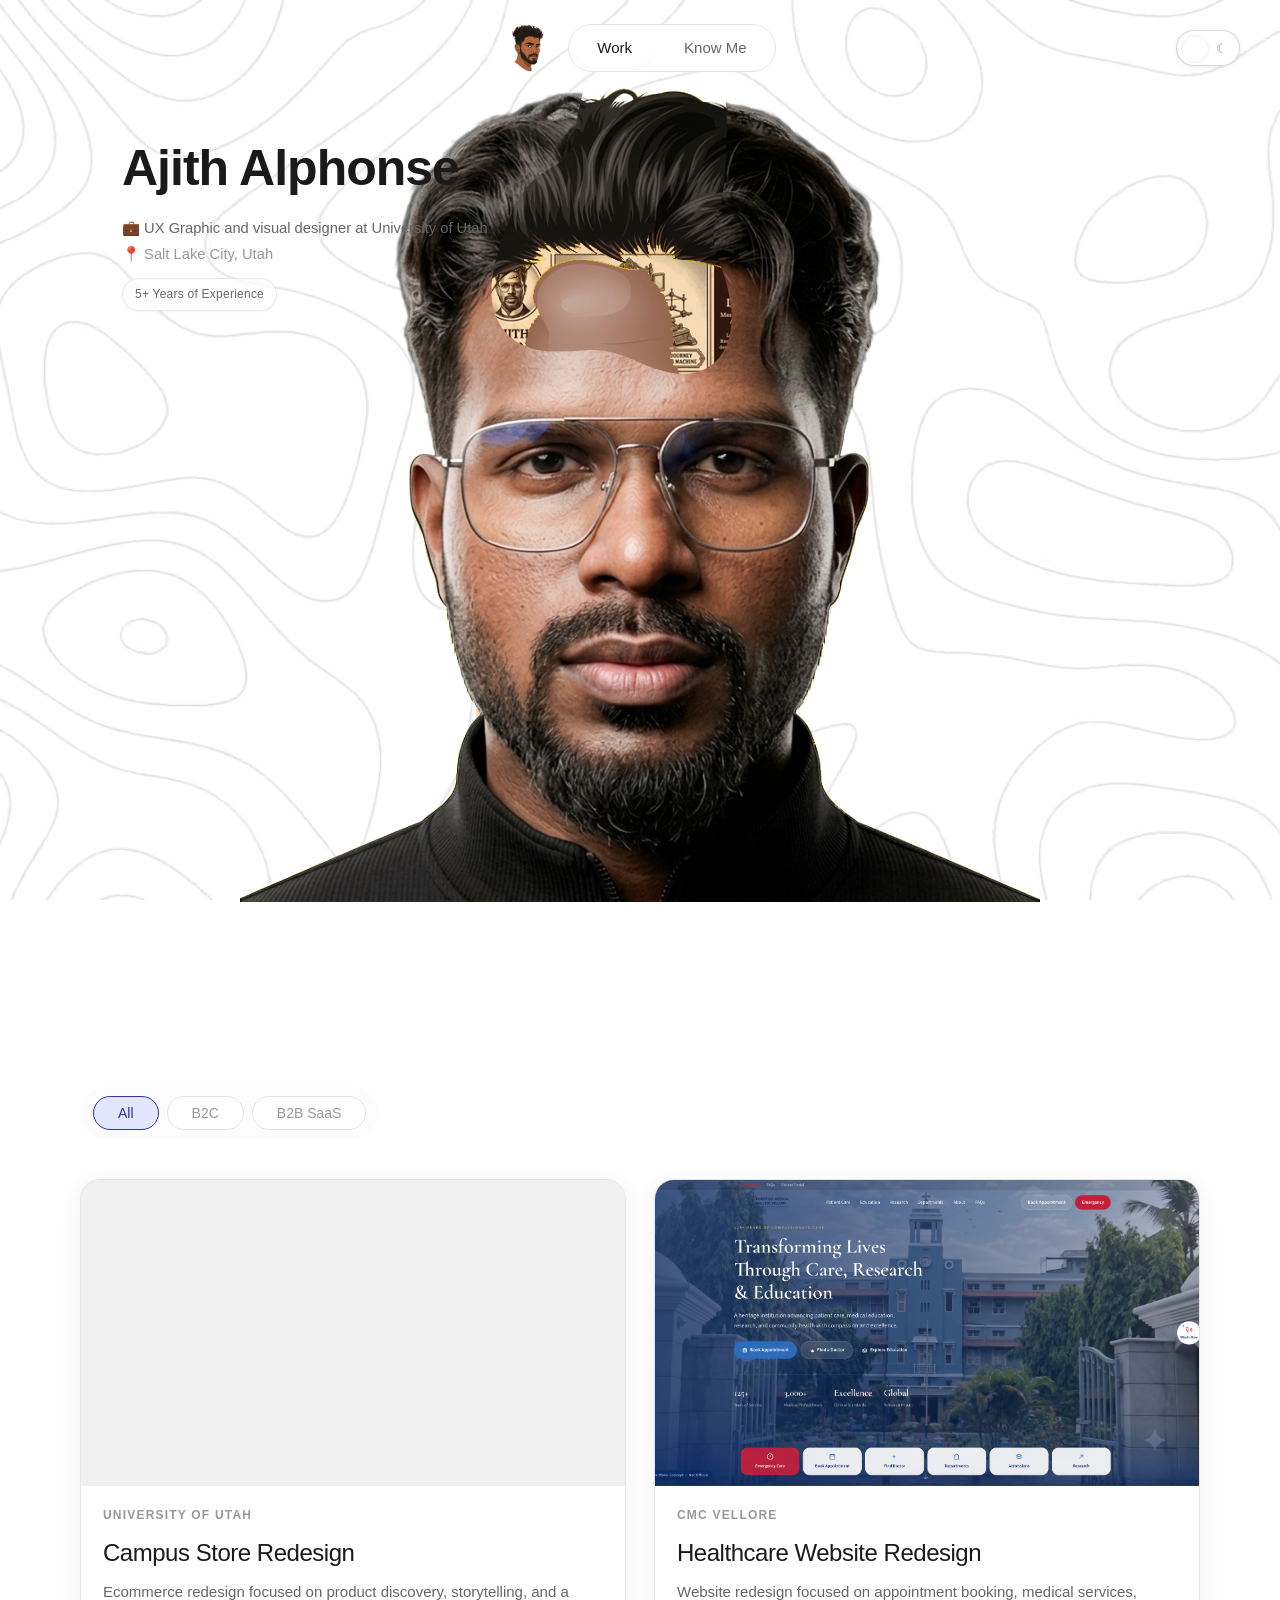
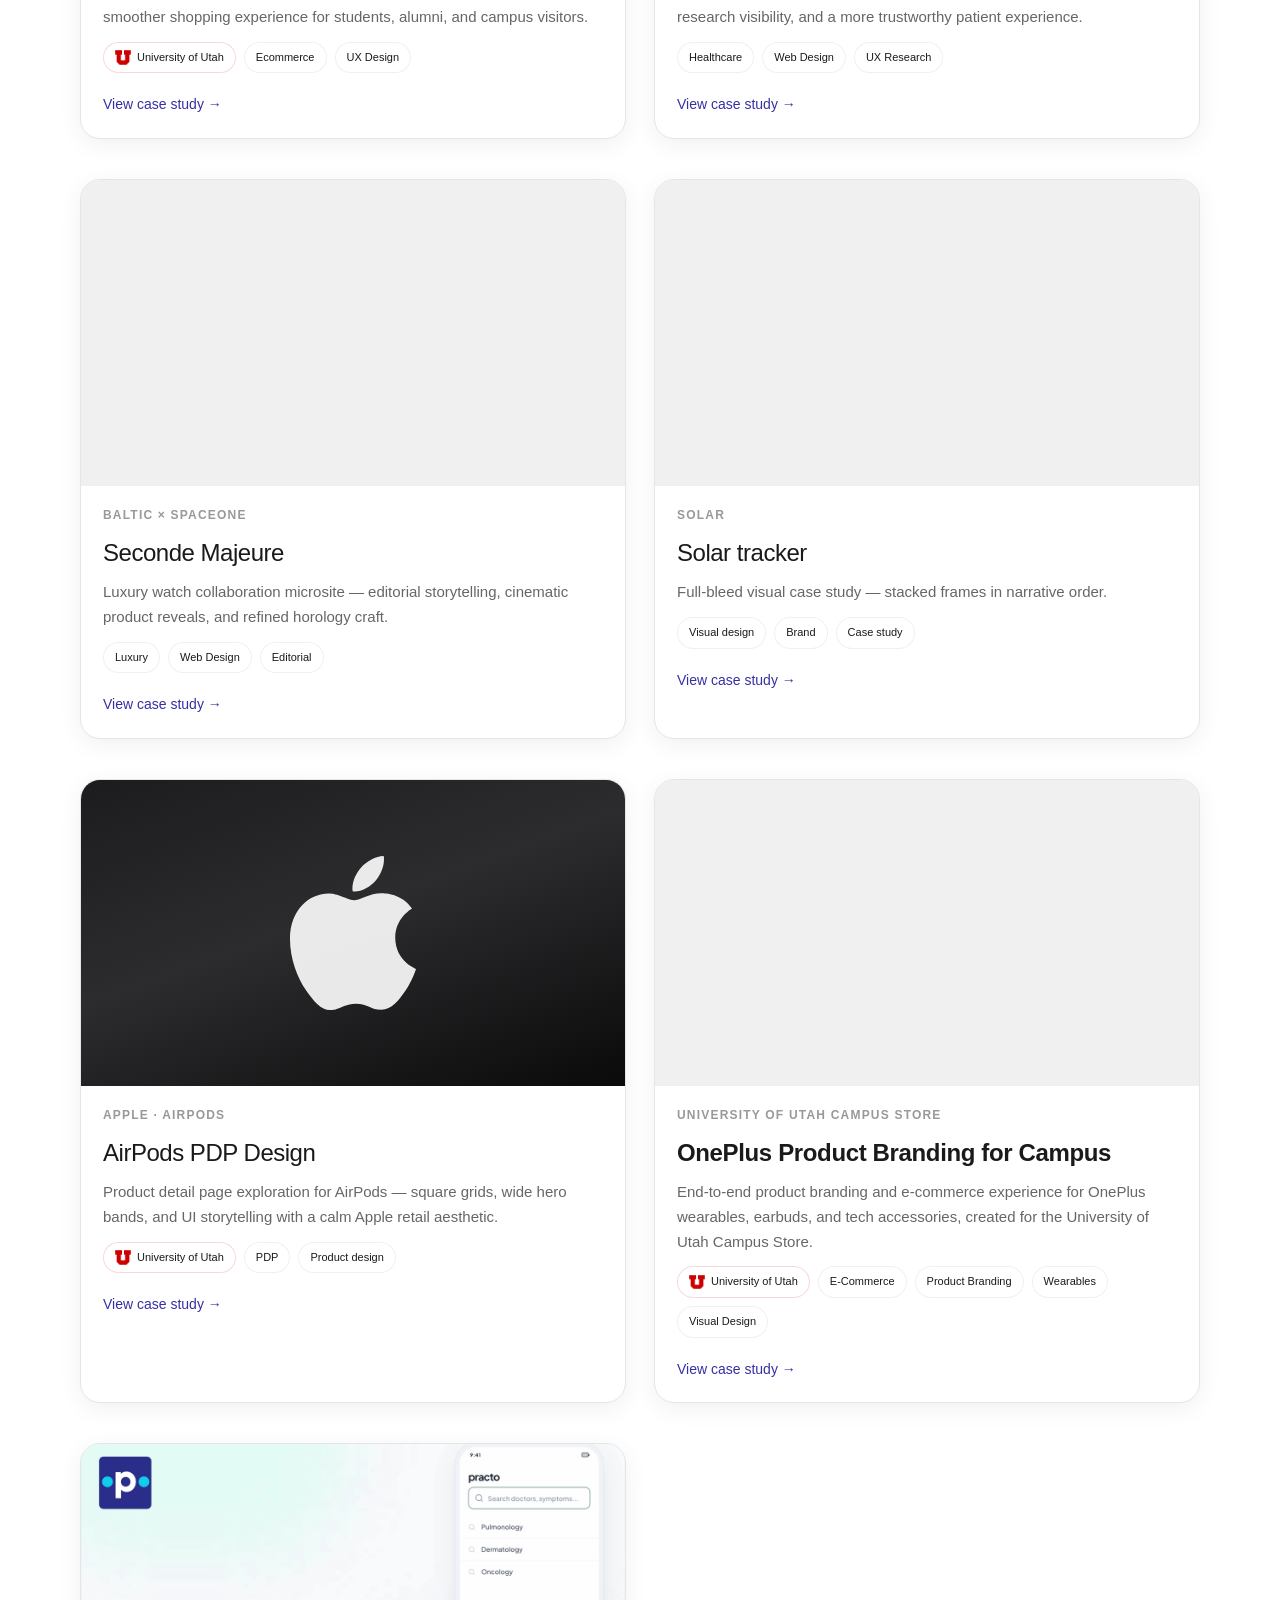
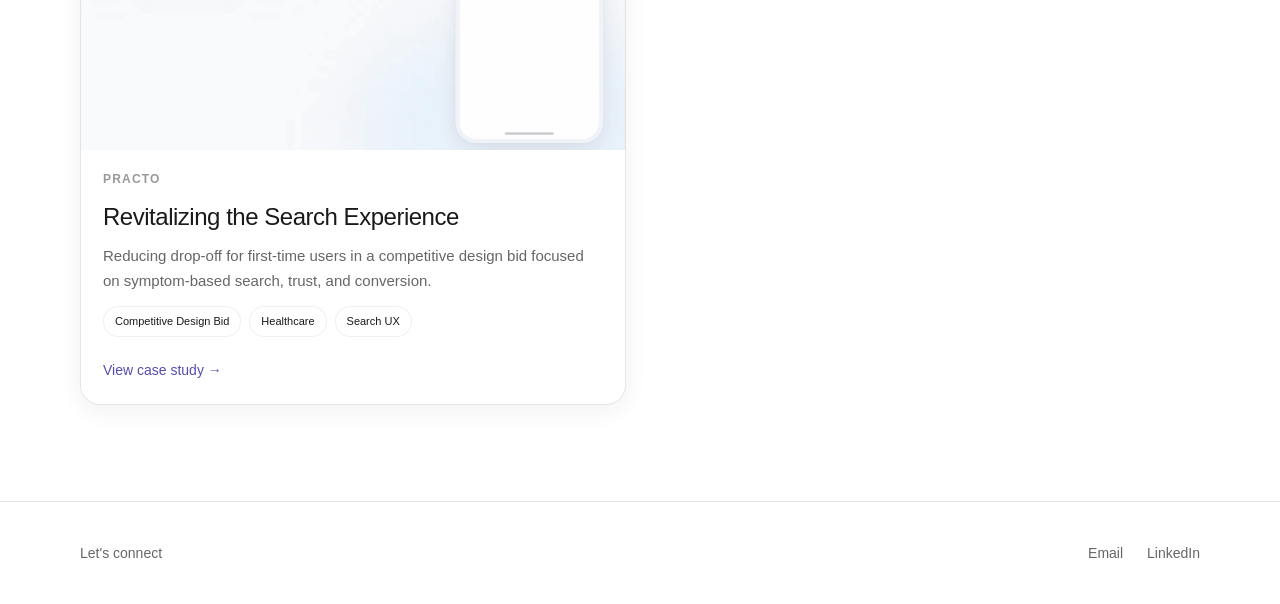
<file: index.html>
<!DOCTYPE html>
<html lang="en">
<head>
    <meta charset="UTF-8">
    <meta name="viewport" content="width=device-width, initial-scale=1.0">
    <title>Ajith Alphonse | UX Designer</title>
    <script>
        // Apply persisted/system theme early to reduce first-paint mismatch.
        (function () {
            var key = 'portfolio-theme';
            var saved = localStorage.getItem(key);
            var theme = saved || (window.matchMedia('(prefers-color-scheme: dark)').matches ? 'dark' : 'light');
            document.documentElement.setAttribute('data-theme', theme);
            window.__initialTheme = theme;
        })();
    </script>
    <link rel="icon" type="image/jpeg" href="assets/profile.jpg">
    <link rel="stylesheet" href="styles.css">
    <link rel="preconnect" href="https://fonts.googleapis.com">
    <link rel="preconnect" href="https://fonts.gstatic.com" crossorigin>
    <!-- Google tag (gtag.js) -->
    <script async src="https://www.googletagmanager.com/gtag/js?id=G-TNSPYP46HC"></script>
    <script>
        window.dataLayer = window.dataLayer || [];
        function gtag(){dataLayer.push(arguments);}
        gtag('js', new Date());
        gtag('config', 'G-TNSPYP46HC');
    </script>
</head>
<!-- EXPERIMENTAL SCROLL HERO: remove class "exp-scroll-hero" from <body> to disable (see styles.css + script.js blocks marked EXPERIMENTAL) -->
<body class="exp-scroll-hero">
    <!-- Mobile Warning Overlay -->
    <div class="mobile-warning" id="mobileWarning">
        <div class="mobile-warning-content">
            <div class="mobile-icon">💻</div>
            <h2>Desktop Experience Only</h2>
            <p>This portfolio is optimized for desktop viewing. Please access it on a laptop or desktop computer for the best experience.</p>
        </div>
    </div>

    <!-- Main Content -->
    <div class="desktop-content">
        <!-- Navigation -->
        <header class="header">
            <nav class="nav">
                <button
                    type="button"
                    class="theme-toggle"
                    id="themeToggle"
                    aria-label="Switch to dark mode"
                    aria-pressed="false">
                    <span class="theme-toggle__track" aria-hidden="true">
                        <span class="theme-toggle__icon theme-toggle__icon--sun">☀</span>
                        <span class="theme-toggle__thumb"></span>
                        <span class="theme-toggle__icon theme-toggle__icon--moon">☾</span>
                    </span>
                </button>
                <div class="nav-left">
                    <img src="assets/profile.jpg" alt="Ajith Alphonse" class="nav-avatar" onerror="this.style.background='#ddd'">
                </div>
                <div class="nav-links">
                    <a href="#work" class="nav-link active">Work</a>
                    <a href="know-me.html" class="nav-link">Know Me</a>
                </div>
            </nav>
        </header>

        <!-- Hero: full-bleed (outside .main so not limited by portfolio max-width) -->
        <section class="hero" aria-label="Portfolio hero section">
            <!-- EXPERIMENTAL: .hero-pinned-stage + .hero-scroll-tail — when body.exp-scroll-hero is off, wrappers use display:contents (no layout change) -->
            <div class="hero-pinned-stage">
                <video
                    id="homeBgVideo"
                    class="hero-bg-video"
                    src="./assets/image/background.webm"
                    data-light-src="./assets/image/background.webm"
                    data-dark-src="./assets/image/background dark.webm"
                    autoplay
                    muted
                    loop
                    playsinline
                    aria-hidden="true">
                </video>
                <div class="hero-foreground-scroll">
                    <div class="hero-identity">
                        <h1 class="hero-identity-name">Ajith Alphonse</h1>
                        <p class="hero-identity-line">💼 UX Graphic and visual designer at University of Utah</p>
                        <p class="hero-identity-line hero-identity-line--muted">📍 Salt Lake City, Utah</p>
                        <p class="hero-identity-chip-wrap">
                            <span class="hero-identity-chip">5+ Years of Experience</span>
                        </p>
                    </div>
                    <div class="hero-inner">
                        <div class="hero-layout">
                            <figure class="portrait-wrapper" aria-label="Interactive portrait reveal">
                                <img
                                    src="./assets/image/anime-one.png"
                                    alt=""
                                    class="portrait portrait-anime"
                                    loading="eager"
                                    decoding="async"
                                    aria-hidden="true"
                                >
                                <img
                                    src="./assets/image/real-one.png"
                                    alt="Portrait of Ajith Alphonse"
                                    class="portrait portrait-real"
                                    fetchpriority="high"
                                    loading="eager"
                                    decoding="async"
                                >
                                <canvas class="portrait-canvas" aria-hidden="true"></canvas>
                            </figure>
                        </div>
                    </div>
                </div>
            </div>
            <div class="hero-scroll-tail" aria-hidden="true"></div>
        </section>

        <main class="main">
            <!-- Projects Section -->
            <section class="projects" id="work">
                <div class="projects-filters">
                    <button class="filter-btn active" data-filter="all">All</button>
                    <button class="filter-btn" data-filter="b2c">B2C</button>
                    <button class="filter-btn" data-filter="b2b">B2B SaaS</button>
                </div>

                <div class="project-hero-list">

                    <!-- University of Utah — Campus Store Redesign -->
                    <article id="project-campus-store-redesign" class="project-card project-hero project-hero--campus-redesign" data-category="b2c">
                        <div class="project-hero-inner">
                            <div class="project-hero-media">
                                <a href="projects/campus-store-redesign.html" class="project-hero-media-link" aria-label="Open Campus Store Redesign case study">
                                    <div class="project-hero-media-frame project-hero-media--campus-redesign">
                                        <img src="assets/campusredesign.png" alt="Campus Store redesign — ecommerce hero preview" class="project-hero-poster" decoding="async" loading="lazy">
                                    </div>
                                </a>
                            </div>
                            <div class="project-hero-text">
                                <p class="project-hero-eyebrow">University of Utah</p>
                                <h3 class="project-hero-title">Campus Store Redesign</h3>
                                <p class="project-hero-desc">
                                    Ecommerce redesign focused on product discovery, storytelling, and a smoother shopping experience for students, alumni, and campus visitors.
                                </p>
                                <div class="project-tags">
                                    <span class="tag tag-university"><img src="assets/u logo.png" alt="U" class="tag-logo"> University of Utah</span>
                                    <span class="tag">Ecommerce</span>
                                    <span class="tag">UX Design</span>
                                </div>
                                <a href="projects/campus-store-redesign.html" class="project-hero-link">View case study <span class="project-hero-link__arrow" aria-hidden="true">→</span></a>
                            </div>
                        </div>
                    </article>

                    <!-- CMC Vellore — Healthcare Website Redesign -->
                    <article id="project-cmc-healthcare" class="project-card project-hero project-hero--cmc-healthcare" data-category="b2c">
                        <div class="project-hero-inner">
                            <div class="project-hero-media">
                                <a href="projects/cmc-healthcare.html" class="project-hero-media-link" aria-label="Open CMC Vellore healthcare case study">
                                    <div class="project-hero-media-frame project-hero-media--cmc-healthcare">
                                        <img src="assets/cmcpage.png" alt="CMC Vellore healthcare website redesign preview" class="project-hero-poster" width="1600" height="900" decoding="async" loading="lazy">
                                    </div>
                                </a>
                            </div>
                            <div class="project-hero-text">
                                <p class="project-hero-eyebrow">CMC Vellore</p>
                                <h3 class="project-hero-title">Healthcare Website Redesign</h3>
                                <p class="project-hero-desc">
                                    Website redesign focused on appointment booking, medical services, research visibility, and a more trustworthy patient experience.
                                </p>
                                <div class="project-tags">
                                    <span class="tag">Healthcare</span>
                                    <span class="tag">Web Design</span>
                                    <span class="tag">UX Research</span>
                                </div>
                                <a href="projects/cmc-healthcare.html" class="project-hero-link">View case study <span class="project-hero-link__arrow" aria-hidden="true">→</span></a>
                            </div>
                        </div>
                    </article>

                    <!-- Baltic × Spaceone — Haute Horlogerie -->
                    <article id="project-baltic" class="project-card project-hero project-hero--baltic" data-category="b2c">
                        <div class="project-hero-inner">
                            <div class="project-hero-media">
                                <a href="projects/baltic.html" class="project-hero-media-link" aria-label="Open Baltic × Spaceone case study">
                                    <div class="project-hero-media-frame project-hero-media--baltic">
                                        <img src="assets/baltic-thumb.png" alt="Baltic × Spaceone Seconde Majeure — watch detail" class="project-hero-poster" decoding="async" loading="lazy">
                                    </div>
                                </a>
                            </div>
                            <div class="project-hero-text">
                                <p class="project-hero-eyebrow">Baltic × Spaceone</p>
                                <h3 class="project-hero-title">Seconde Majeure</h3>
                                <p class="project-hero-desc">
                                    Luxury watch collaboration microsite — editorial storytelling, cinematic product reveals, and refined horology craft.
                                </p>
                                <div class="project-tags">
                                    <span class="tag">Luxury</span>
                                    <span class="tag">Web Design</span>
                                    <span class="tag">Editorial</span>
                                </div>
                                <a href="projects/baltic.html" class="project-hero-link">View case study <span class="project-hero-link__arrow" aria-hidden="true">→</span></a>
                            </div>
                        </div>
                    </article>

                    <!-- Solar -->
                    <article id="project-solar" class="project-card project-hero project-hero--solar" data-category="b2c">
                        <div class="project-hero-inner">
                            <div class="project-hero-media">
                                <a href="projects/solar.html" class="project-hero-media-link" aria-label="Open Solar tracker case study">
                                    <div class="project-hero-media-frame project-hero-media--solar">
                                        <img src="assets/solar/one.webp" alt="Solar tracker — case study preview" class="project-hero-poster" decoding="async" loading="lazy">
                                    </div>
                                </a>
                            </div>
                            <div class="project-hero-text">
                                <p class="project-hero-eyebrow">Solar</p>
                                <h3 class="project-hero-title">Solar tracker</h3>
                                <p class="project-hero-desc">
                                    Full-bleed visual case study — stacked frames in narrative order.
                                </p>
                                <div class="project-tags">
                                    <span class="tag">Visual design</span>
                                    <span class="tag">Brand</span>
                                    <span class="tag">Case study</span>
                                </div>
                                <a href="projects/solar.html" class="project-hero-link">View case study <span class="project-hero-link__arrow" aria-hidden="true">→</span></a>
                            </div>
                        </div>
                    </article>

                    <!-- Apple AirPods PDP (University of Utah Campus Store) -->
                    <article id="project-airpods-pdp" class="project-card project-hero project-hero--airpods" data-category="b2c">
                        <div class="project-hero-inner">
                            <div class="project-hero-media">
                                <a href="projects/airpods-pdp.html" class="project-hero-media-link" aria-label="Open AirPods PDP case study">
                                    <div class="project-hero-media-frame project-hero-media--airpods">
                                        <img src="assets/university%20of%20utah%20campus%20store-apple/apple.svg" alt="Apple" class="project-hero-poster project-hero-poster--airpods-logo" width="814" height="1000" decoding="async" loading="lazy">
                                    </div>
                                </a>
                            </div>
                            <div class="project-hero-text">
                                <p class="project-hero-eyebrow">Apple · AirPods</p>
                                <h3 class="project-hero-title">AirPods PDP Design</h3>
                                <p class="project-hero-desc">
                                    Product detail page exploration for AirPods — square grids, wide hero bands, and UI storytelling with a calm Apple retail aesthetic.
                                </p>
                                <div class="project-tags">
                                    <span class="tag tag-university"><img src="assets/u logo.png" alt="U" class="tag-logo"> University of Utah</span>
                                    <span class="tag">PDP</span>
                                    <span class="tag">Product design</span>
                                </div>
                                <a href="projects/airpods-pdp.html" class="project-hero-link">View case study <span class="project-hero-link__arrow" aria-hidden="true">→</span></a>
                            </div>
                        </div>
                    </article>

                    <!-- University of Utah Campus Store — OnePlus branding -->
                    <article id="project-campus-store-oneplus" class="project-card project-hero project-hero--oneplus" data-category="b2c">
                        <div class="project-hero-inner">
                            <div class="project-hero-media">
                                <a href="projects/oneplus-campus.html" class="project-hero-media-link" aria-label="Open OnePlus Campus Store branding case study">
                                    <div class="project-hero-media-frame project-hero-media--oneplus-campus">
                                        <img src="assets/onepluscs.png" alt="OnePlus product branding for Utah Campus Store — e-commerce PDP preview" class="project-hero-poster" decoding="async" loading="lazy">
                                    </div>
                                </a>
                            </div>
                            <div class="project-hero-text">
                                <p class="project-hero-eyebrow">University of Utah Campus Store</p>
                                <h3 class="project-hero-title project-hero-title--oneplus-campus">OnePlus Product Branding for Campus</h3>
                                <p class="project-hero-desc">
                                    End-to-end product branding and e-commerce experience for OnePlus wearables, earbuds, and tech accessories, created for the University of Utah Campus Store.
                                </p>
                                <div class="project-tags">
                                    <span class="tag tag-university"><img src="assets/u logo.png" alt="U" class="tag-logo"> University of Utah</span>
                                    <span class="tag">E-Commerce</span>
                                    <span class="tag">Product Branding</span>
                                    <span class="tag">Wearables</span>
                                    <span class="tag">Visual Design</span>
                                </div>
                                <a href="projects/oneplus-campus.html" class="project-hero-link">View case study <span class="project-hero-link__arrow" aria-hidden="true">→</span></a>
                            </div>
                        </div>
                    </article>

                    <!-- Practo Search Experience -->
                    <article id="project-practo-search" class="project-card project-hero" data-category="b2c">
                        <div class="project-hero-inner">
                            <div class="project-hero-media">
                                <div class="project-hero-media-link project-hero-media-link--static">
                                    <div class="project-hero-media-frame project-hero-media--search">
                                        <img src="assets/practo_portfolio_thumbnail.avif" alt="Practo Search redesign preview" class="project-hero-poster">
                                    </div>
                                </div>
                            </div>
                            <div class="project-hero-text">
                                <p class="project-hero-eyebrow">Practo</p>
                                <h3 class="project-hero-title">Revitalizing the Search Experience</h3>
                                <p class="project-hero-desc">
                                    Reducing drop-off for first-time users in a competitive design bid focused on symptom-based search, trust, and conversion.
                                </p>
                                <div class="project-tags">
                                    <span class="tag">Competitive Design Bid</span>
                                    <span class="tag">Healthcare</span>
                                    <span class="tag">Search UX</span>
                                </div>
                                <span class="project-hero-link project-hero-link--disabled" aria-disabled="true">View case study →</span>
                            </div>
                        </div>
                    </article>

                </div>
            </section>
        </main>

        <!-- Footer -->
        <footer class="footer">
            <div class="footer-content">
                <p>Let's connect</p>
                <div class="footer-links">
                    <a href="mailto:ajithalphonse300@gmail.com" class="footer-link">Email</a>
                    <a href="https://www.linkedin.com/in/ajith-alphonse/" target="_blank" class="footer-link">LinkedIn</a>
                </div>
            </div>
        </footer>
    </div>

    <script src="script.js"></script>
</body>
</html>
</file>
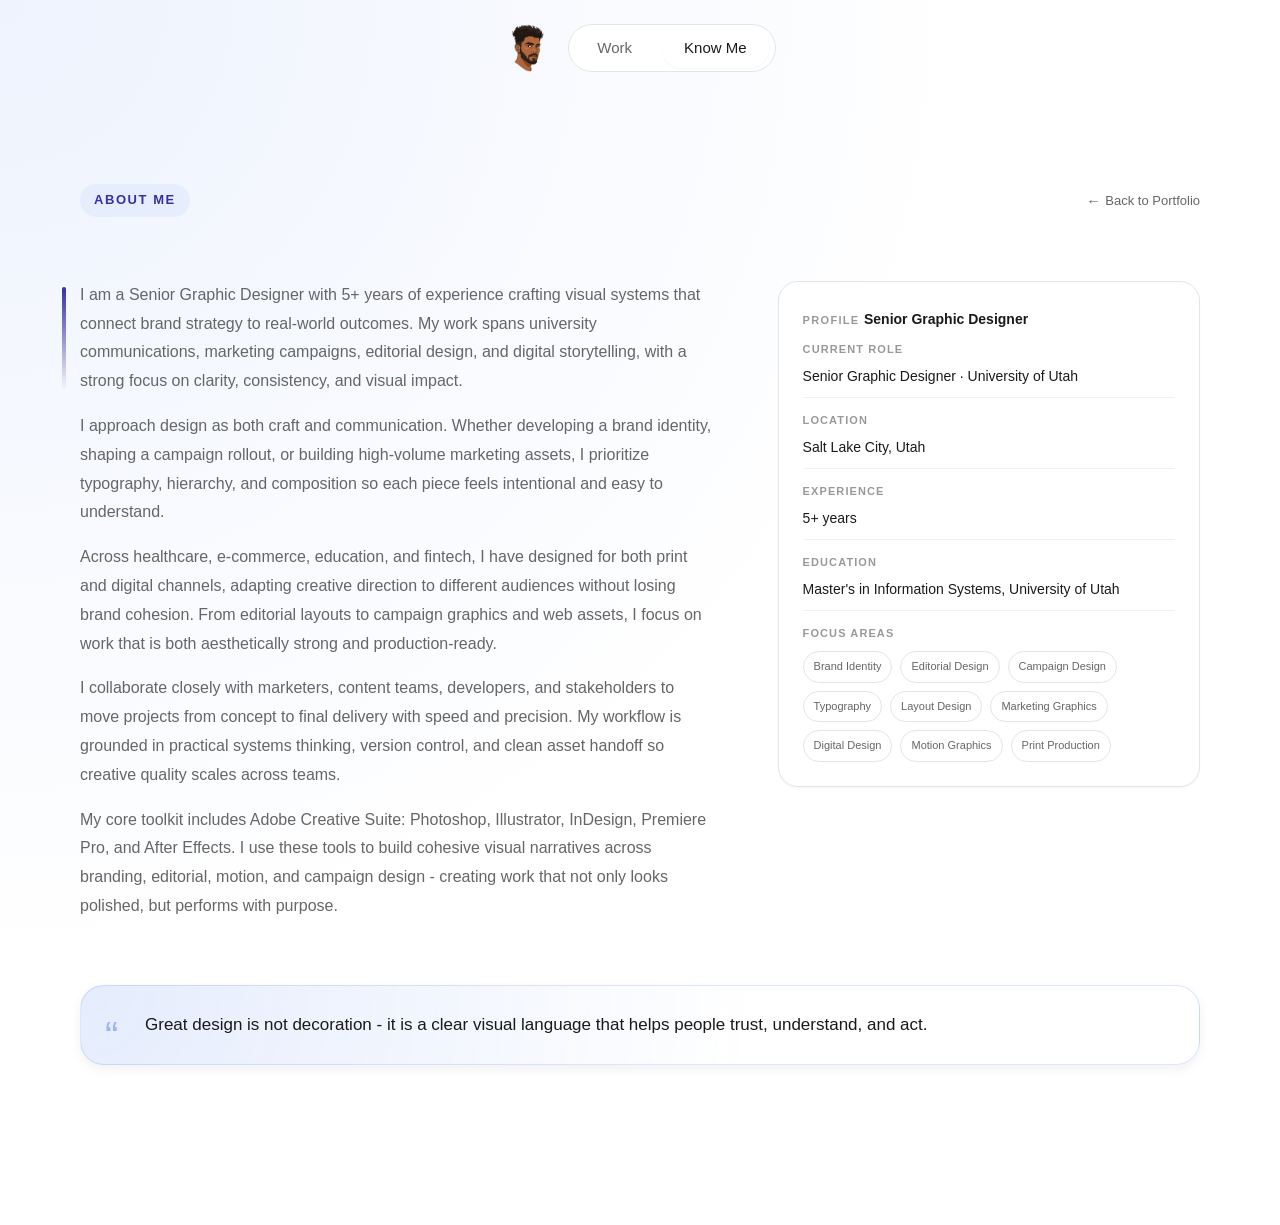
<file: know-me.html>
<!DOCTYPE html>
<html lang="en">
<head>
  <meta charset="UTF-8">
  <meta name="viewport" content="width=device-width, initial-scale=1.0">
  <title>Know Me | Ajith Alphonse</title>
  <link rel="icon" type="image/jpeg" href="assets/profile.jpg">
  <link rel="stylesheet" href="styles.css">
  <!-- Google tag (gtag.js) -->
  <script async src="https://www.googletagmanager.com/gtag/js?id=G-TNSPYP46HC"></script>
  <script>
    window.dataLayer = window.dataLayer || [];
    function gtag(){dataLayer.push(arguments);}
    gtag('js', new Date());
    gtag('config', 'G-TNSPYP46HC');
  </script>
</head>
<body class="about-body">
  <div class="desktop-content">
    <!-- Navigation -->
    <header class="header">
      <nav class="nav">
        <div class="nav-left">
          <a href="index.html">
            <img src="assets/profile.jpg" alt="Ajith Alphonse" class="nav-avatar" onerror="this.style.background='#ddd'">
          </a>
        </div>
        <div class="nav-links">
          <a href="index.html#work" class="nav-link">Work</a>
          <a href="know-me.html" class="nav-link active">Know Me</a>
        </div>
      </nav>
    </header>

    <main class="main about-main">
      <section class="about-story">
        <div class="about-header-row">
          <div class="about-highlight">
            <span class="about-pill">About Me</span>
          </div>
          <div class="about-back-link">
            <a href="index.html#work" aria-label="Back to portfolio"><span class="about-back-link__arrow" aria-hidden="true">←</span><span class="about-back-link__text">Back to Portfolio</span></a>
          </div>
        </div>

        <div class="about-grid">
          <div class="about-text">
            <p class="about-paragraph">
              I am a Senior Graphic Designer with 5+ years of experience crafting visual systems that connect brand strategy to real-world outcomes. My work spans university communications, marketing campaigns, editorial design, and digital storytelling, with a strong focus on clarity, consistency, and visual impact.
            </p>
            <p class="about-paragraph">
              I approach design as both craft and communication. Whether developing a brand identity, shaping a campaign rollout, or building high-volume marketing assets, I prioritize typography, hierarchy, and composition so each piece feels intentional and easy to understand.
            </p>
            <p class="about-paragraph">
              Across healthcare, e-commerce, education, and fintech, I have designed for both print and digital channels, adapting creative direction to different audiences without losing brand cohesion. From editorial layouts to campaign graphics and web assets, I focus on work that is both aesthetically strong and production-ready.
            </p>
            <p class="about-paragraph">
              I collaborate closely with marketers, content teams, developers, and stakeholders to move projects from concept to final delivery with speed and precision. My workflow is grounded in practical systems thinking, version control, and clean asset handoff so creative quality scales across teams.
            </p>
            <p class="about-paragraph">
              My core toolkit includes Adobe Creative Suite: Photoshop, Illustrator, InDesign, Premiere Pro, and After Effects. I use these tools to build cohesive visual narratives across branding, editorial, motion, and campaign design - creating work that not only looks polished, but performs with purpose.
            </p>
          </div>

          <aside class="about-side-card">
            <div class="about-side-header">
              <span class="about-side-label">Profile</span>
              <span class="about-side-value">Senior Graphic Designer</span>
            </div>
            <div class="about-side-body about-side-grid">
              <div class="about-side-row">
                <span class="about-side-key">Current Role</span>
                <span class="about-side-data">Senior Graphic Designer · University of Utah</span>
              </div>
              <div class="about-side-row">
                <span class="about-side-key">Location</span>
                <span class="about-side-data">Salt Lake City, Utah</span>
              </div>
              <div class="about-side-row">
                <span class="about-side-key">Experience</span>
                <span class="about-side-data">5+ years</span>
              </div>
              <div class="about-side-row">
                <span class="about-side-key">Education</span>
                <span class="about-side-data">Master's in Information Systems, University of Utah</span>
              </div>
              <div class="about-side-row">
                <span class="about-side-key">Focus Areas</span>
                <div class="about-focus-tags">
                  <span class="about-focus-tag">Brand Identity</span>
                  <span class="about-focus-tag">Editorial Design</span>
                  <span class="about-focus-tag">Campaign Design</span>
                  <span class="about-focus-tag">Typography</span>
                  <span class="about-focus-tag">Layout Design</span>
                  <span class="about-focus-tag">Marketing Graphics</span>
                  <span class="about-focus-tag">Digital Design</span>
                  <span class="about-focus-tag">Motion Graphics</span>
                  <span class="about-focus-tag">Print Production</span>
                </div>
              </div>
            </div>
          </aside>
        </div>

        <div class="about-quote">
          <span class="about-quote-mark">“</span>
          <p>
            Great design is not decoration - it is a clear visual language that helps people trust, understand, and act.
          </p>
        </div>
      </section>
    </main>
  </div>
</body>
</html>
</file>
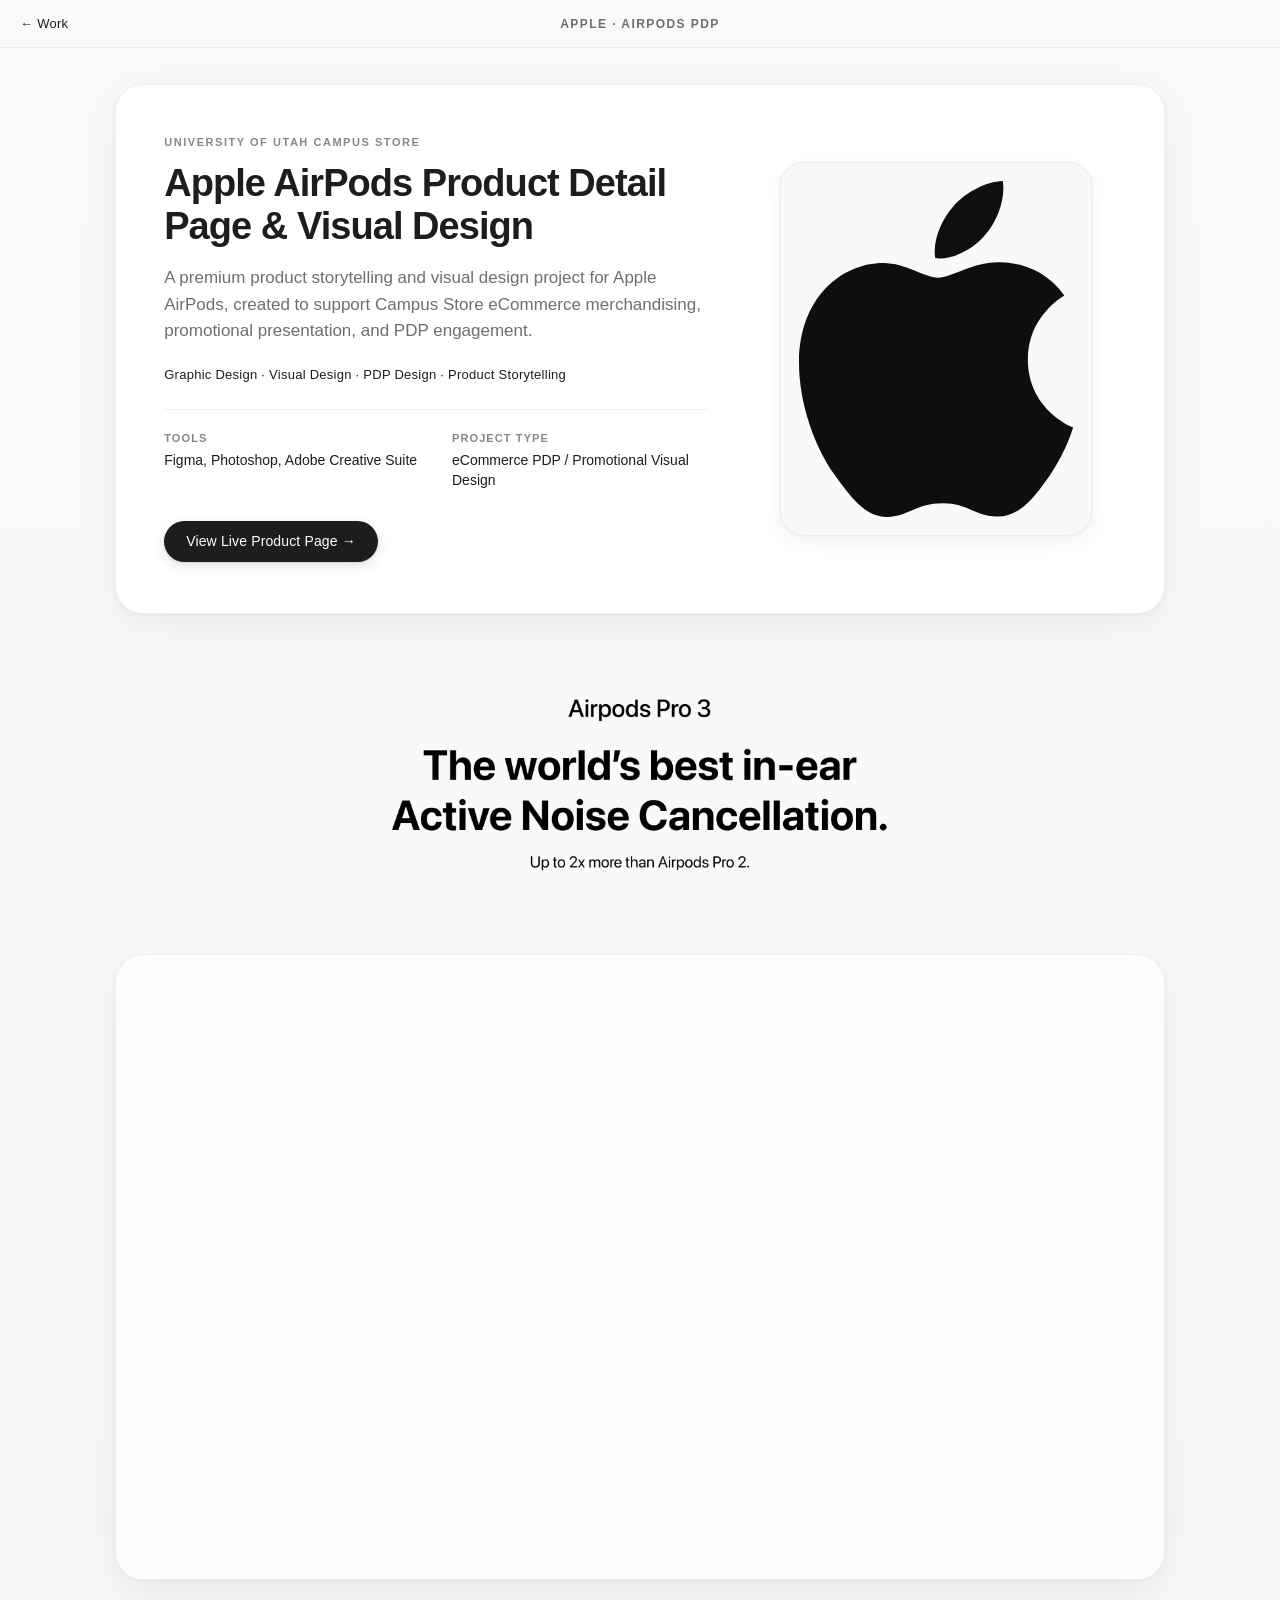
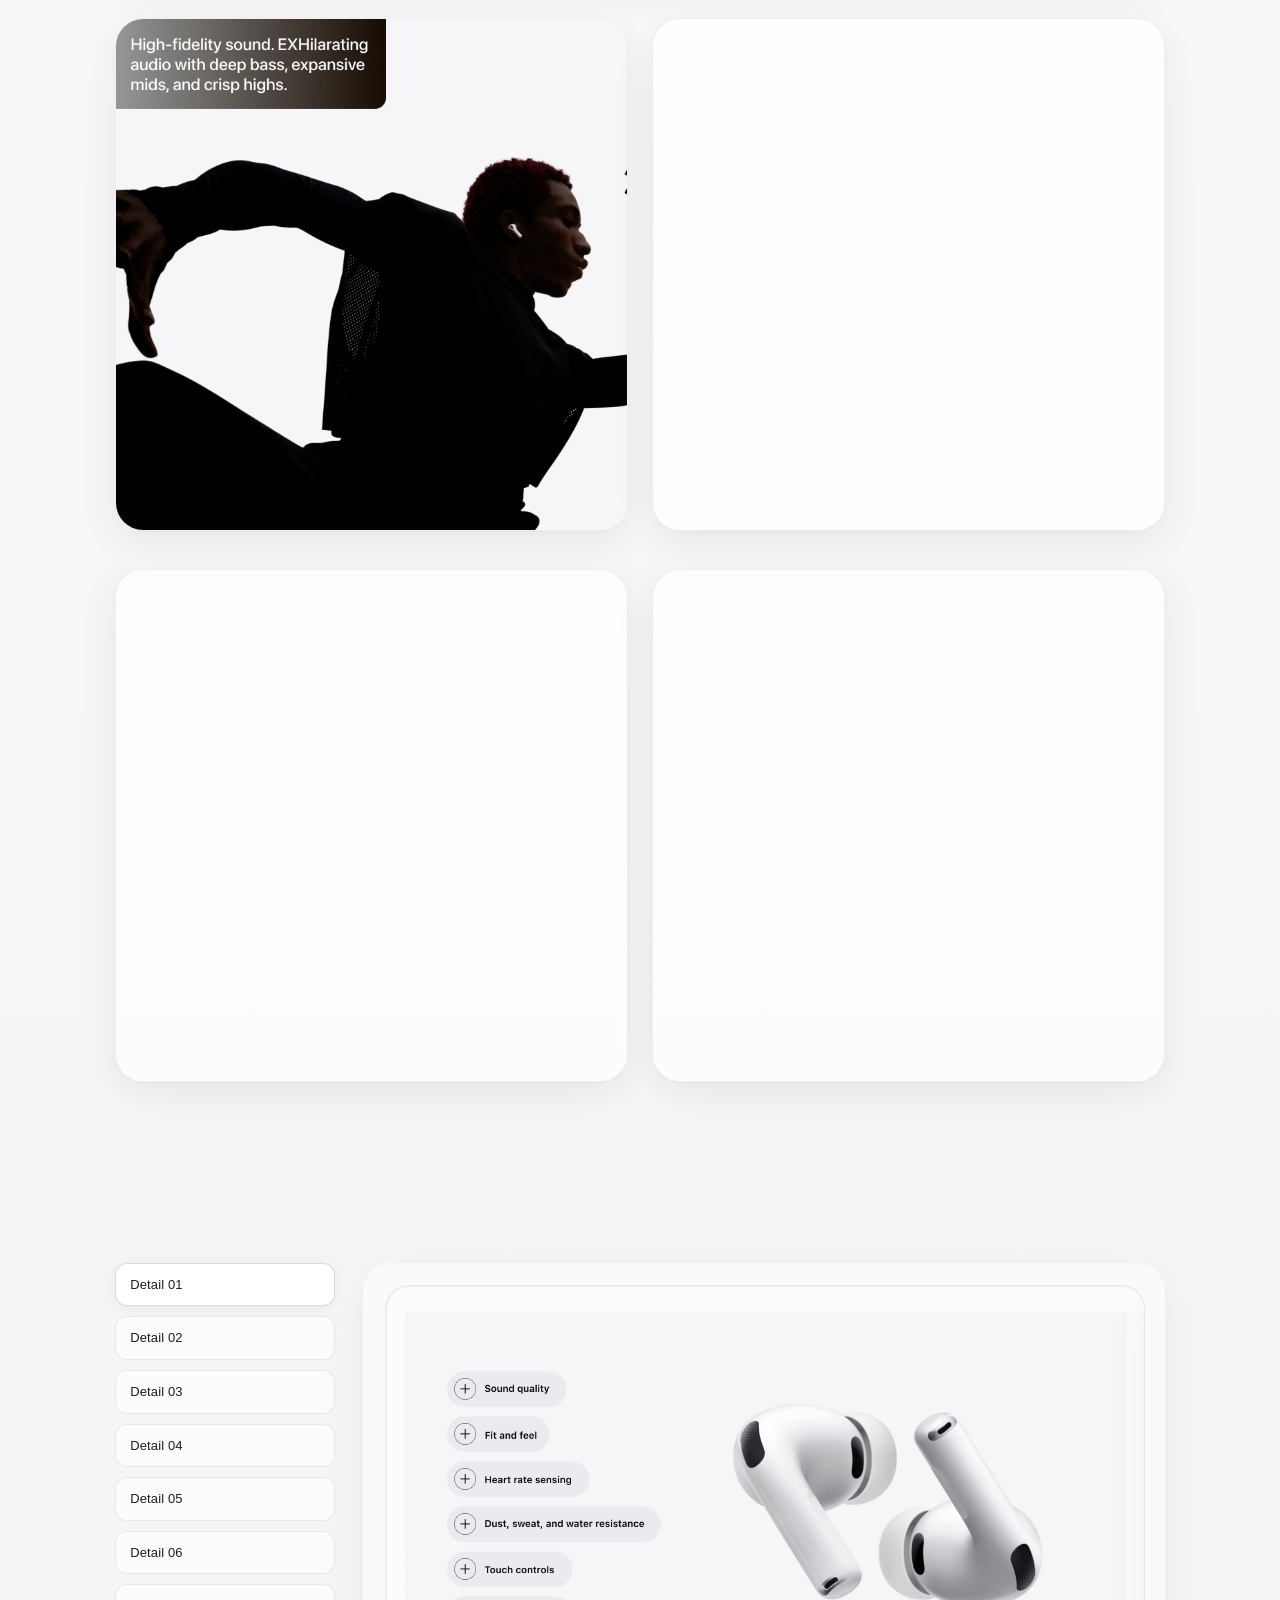
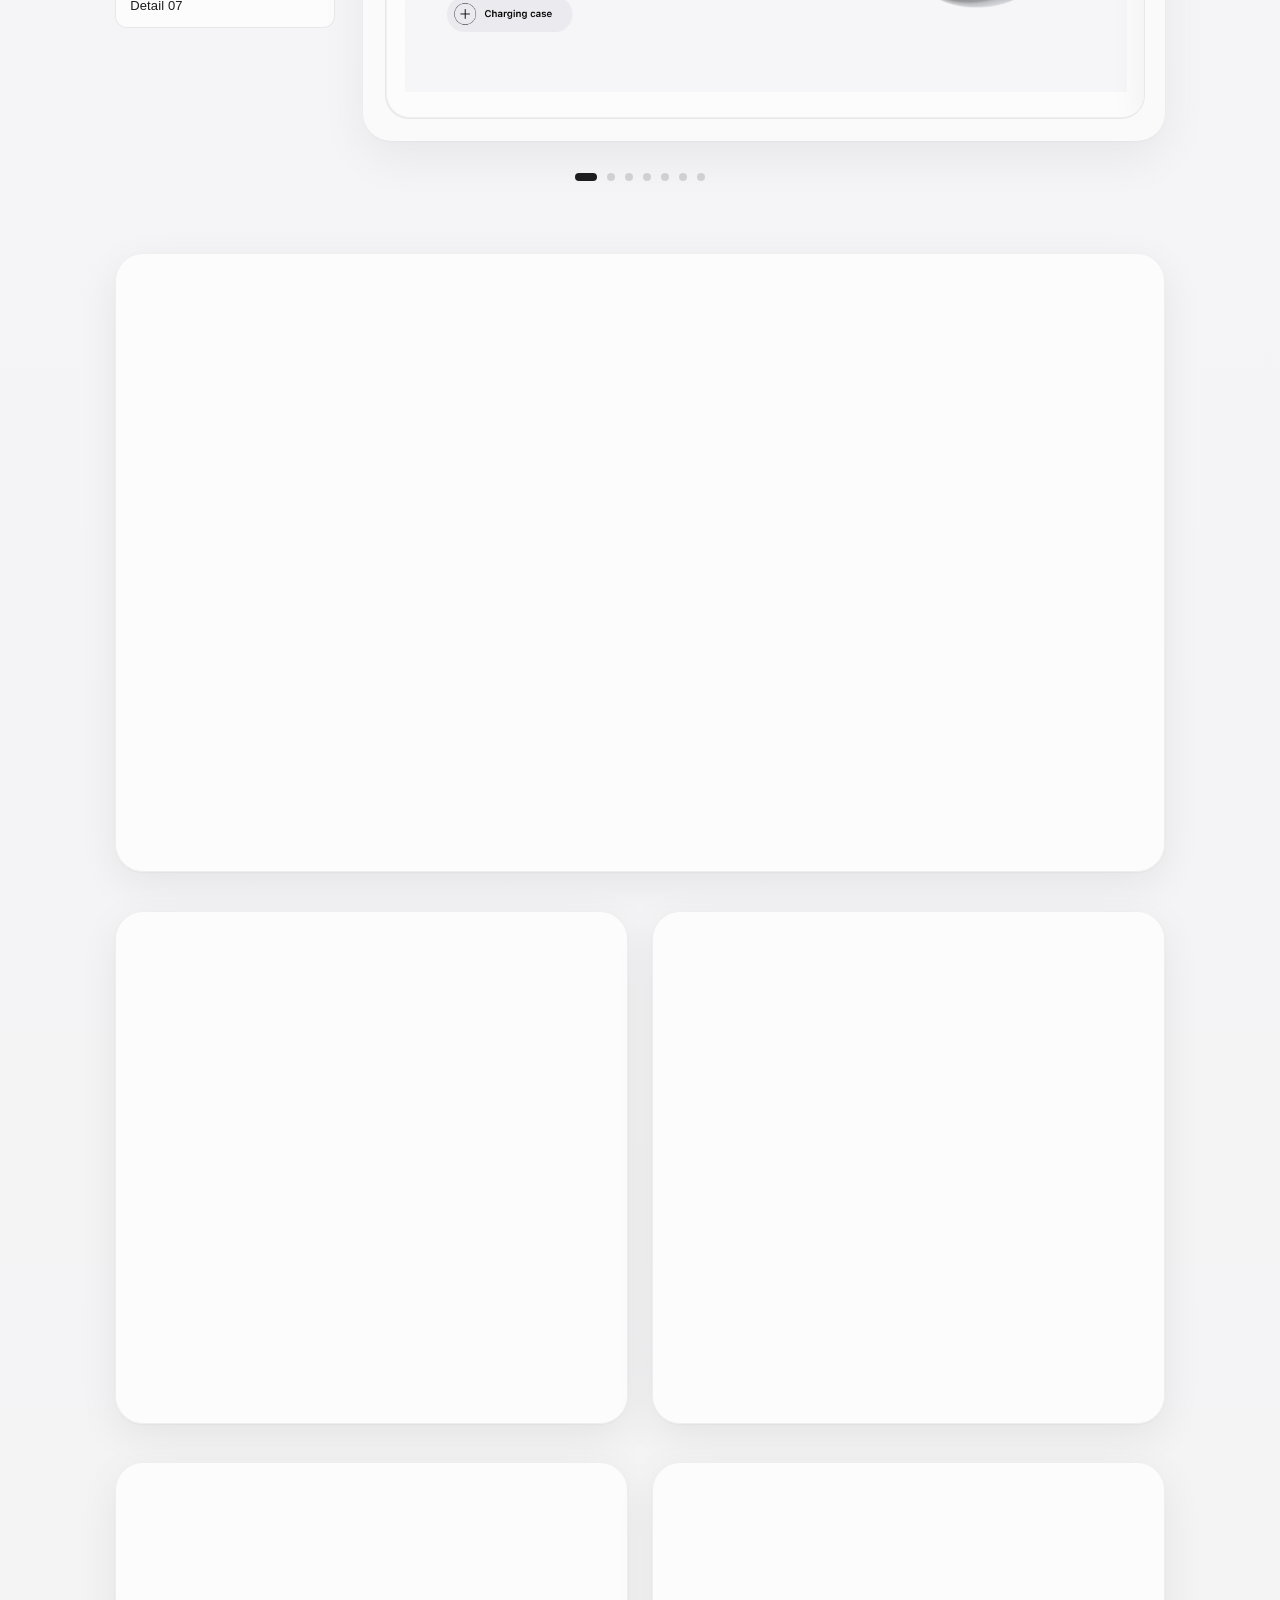
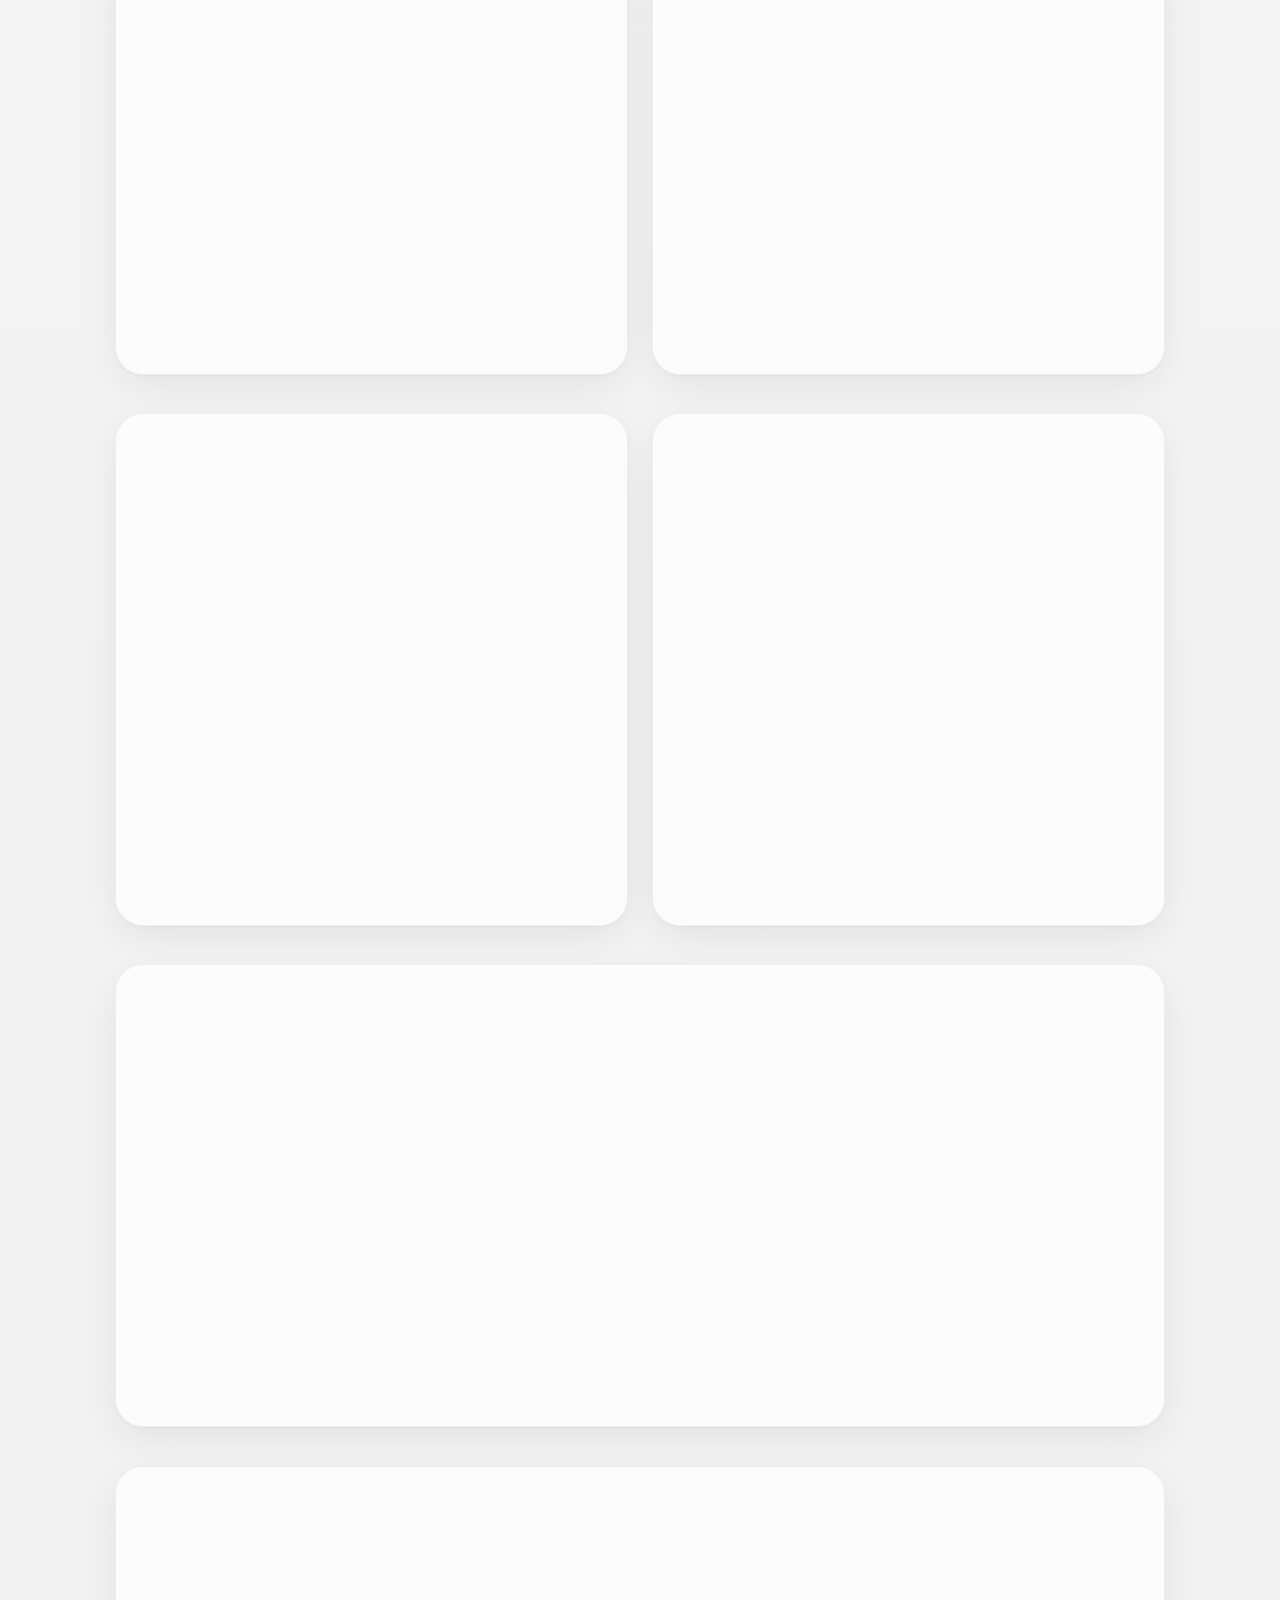
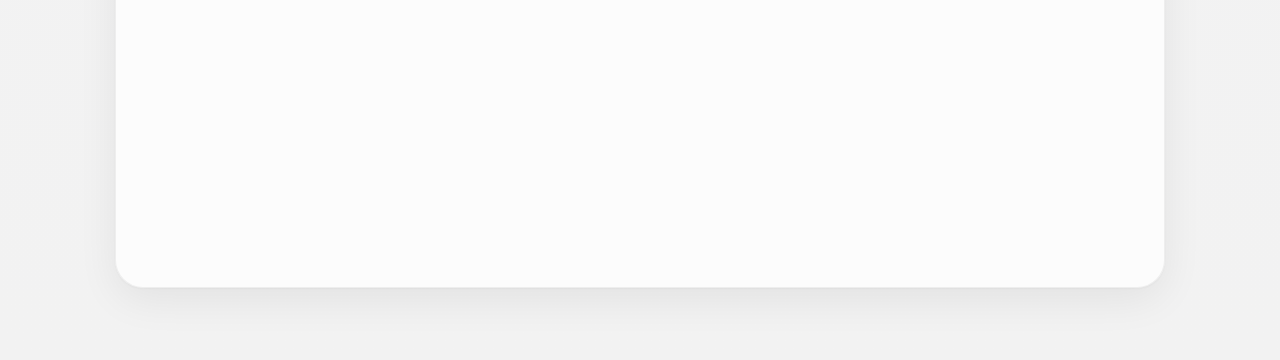
<file: projects/airpods-pdp.html>
<!DOCTYPE html>
<html lang="en" data-theme="light">
<head>
  <meta charset="UTF-8">
  <meta name="viewport" content="width=device-width, initial-scale=1.0">
  <title>AirPods PDP Design | Ajith Alphonse</title>
  <link rel="icon" type="image/jpeg" href="../assets/profile.jpg">
  <link rel="stylesheet" href="airpods-pdp.css">
</head>
<body class="airpods-case">
  <header class="airpods-top">
    <a class="airpods-back" href="../index.html#work">← Work</a>
    <span class="airpods-title">Apple · AirPods PDP</span>
  </header>

  <div class="airpods-stage">
    <main class="airpods-column" aria-label="AirPods product detail page design">
      <section class="airpods-intro" aria-labelledby="airpods-intro-title">
        <div class="airpods-intro__layout">
          <div class="airpods-intro__copy">
            <p class="airpods-intro__eyebrow">University of Utah Campus Store</p>
            <h1 id="airpods-intro-title" class="airpods-intro__title">
              Apple AirPods Product Detail Page &amp; Visual Design
            </h1>
            <p class="airpods-intro__lead">
              A premium product storytelling and visual design project for Apple AirPods, created to support Campus Store eCommerce merchandising, promotional presentation, and PDP engagement.
            </p>
            <p class="airpods-intro__role">
              Graphic Design · Visual Design · PDP Design · Product Storytelling
            </p>
            <dl class="airpods-intro__meta">
              <div class="airpods-intro__meta-item">
                <dt>Tools</dt>
                <dd>Figma, Photoshop, Adobe Creative Suite</dd>
              </div>
              <div class="airpods-intro__meta-item">
                <dt>Project type</dt>
                <dd>eCommerce PDP / Promotional Visual Design</dd>
              </div>
            </dl>
            <a
              class="airpods-intro__cta"
              href="https://www.store.utah.edu/Apple-Airpods-Pro-3"
              target="_blank"
              rel="noopener noreferrer"
            >
              View Live Product Page&nbsp;→
            </a>
          </div>
          <div class="airpods-intro__visual" aria-hidden="true">
            <div class="airpods-intro__apple-wrap">
              <img
                class="airpods-intro__apple"
                src="../assets/university%20of%20utah%20campus%20store-apple/apple.svg"
                width="814"
                height="1000"
                alt=""
                decoding="async"
                draggable="false"
              />
            </div>
          </div>
        </div>
      </section>
      <div id="airpodsGallery" class="airpods-gallery-stack">
        <div id="airpodsGalleryBefore" class="airpods-gallery-segment"></div>
        <div id="airpodsFeatureCarousel" class="airpods-feature-carousel-mount"></div>
        <div id="airpodsGalleryAfter" class="airpods-gallery-segment"></div>
      </div>
    </main>
  </div>

  <script src="../js/adaptive-orientation-gallery.js"></script>
  <script src="../js/feature-showcase-carousel.js"></script>
  <script src="../js/airpods-pdp-stack.js"></script>
  <script>
    document.addEventListener('DOMContentLoaded', function () {
      if (typeof initAirpodsPdpGalleryStack !== 'function') return;
      var params = new URLSearchParams(window.location.search);
      var manifest =
        params.get('manifest') ||
        '../assets/university%20of%20utah%20campus%20store-apple/manifest.json';
      initAirpodsPdpGalleryStack({ manifestUrl: manifest });
    });
  </script>
</body>
</html>
</file>
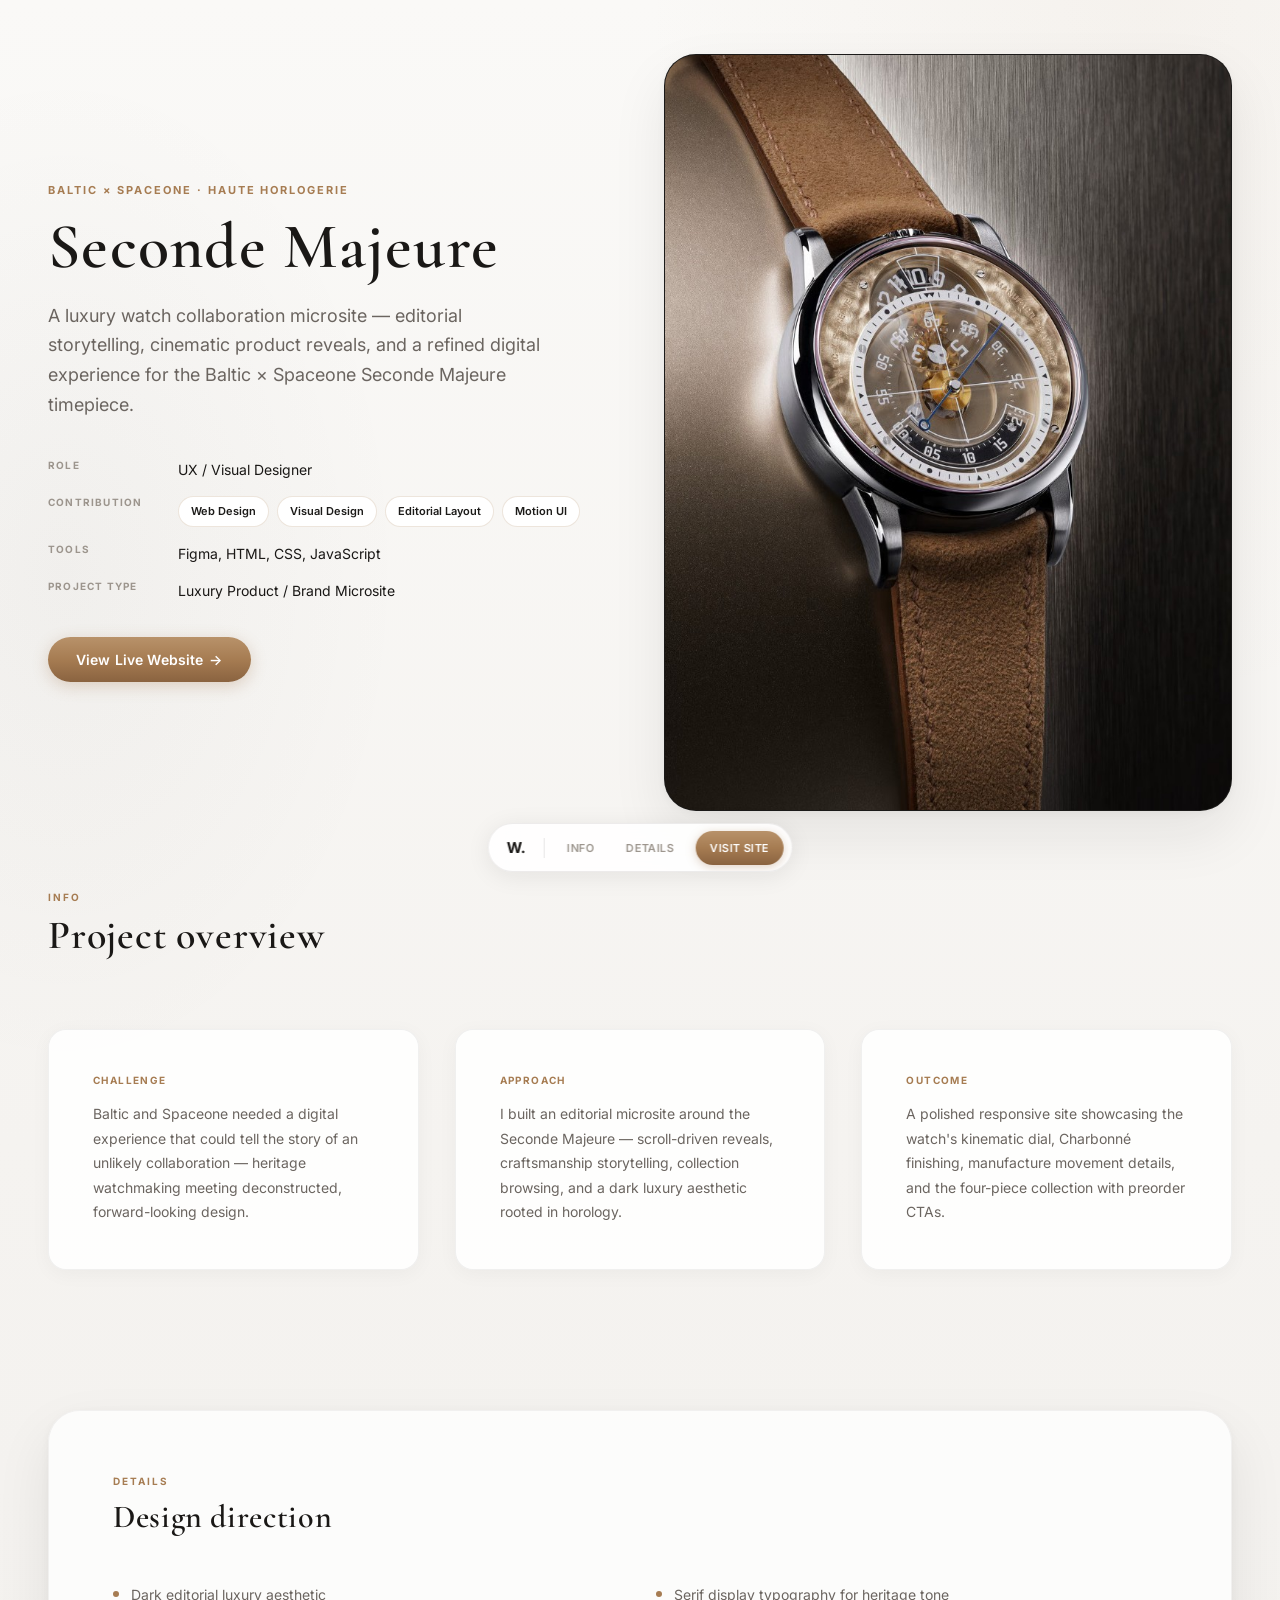
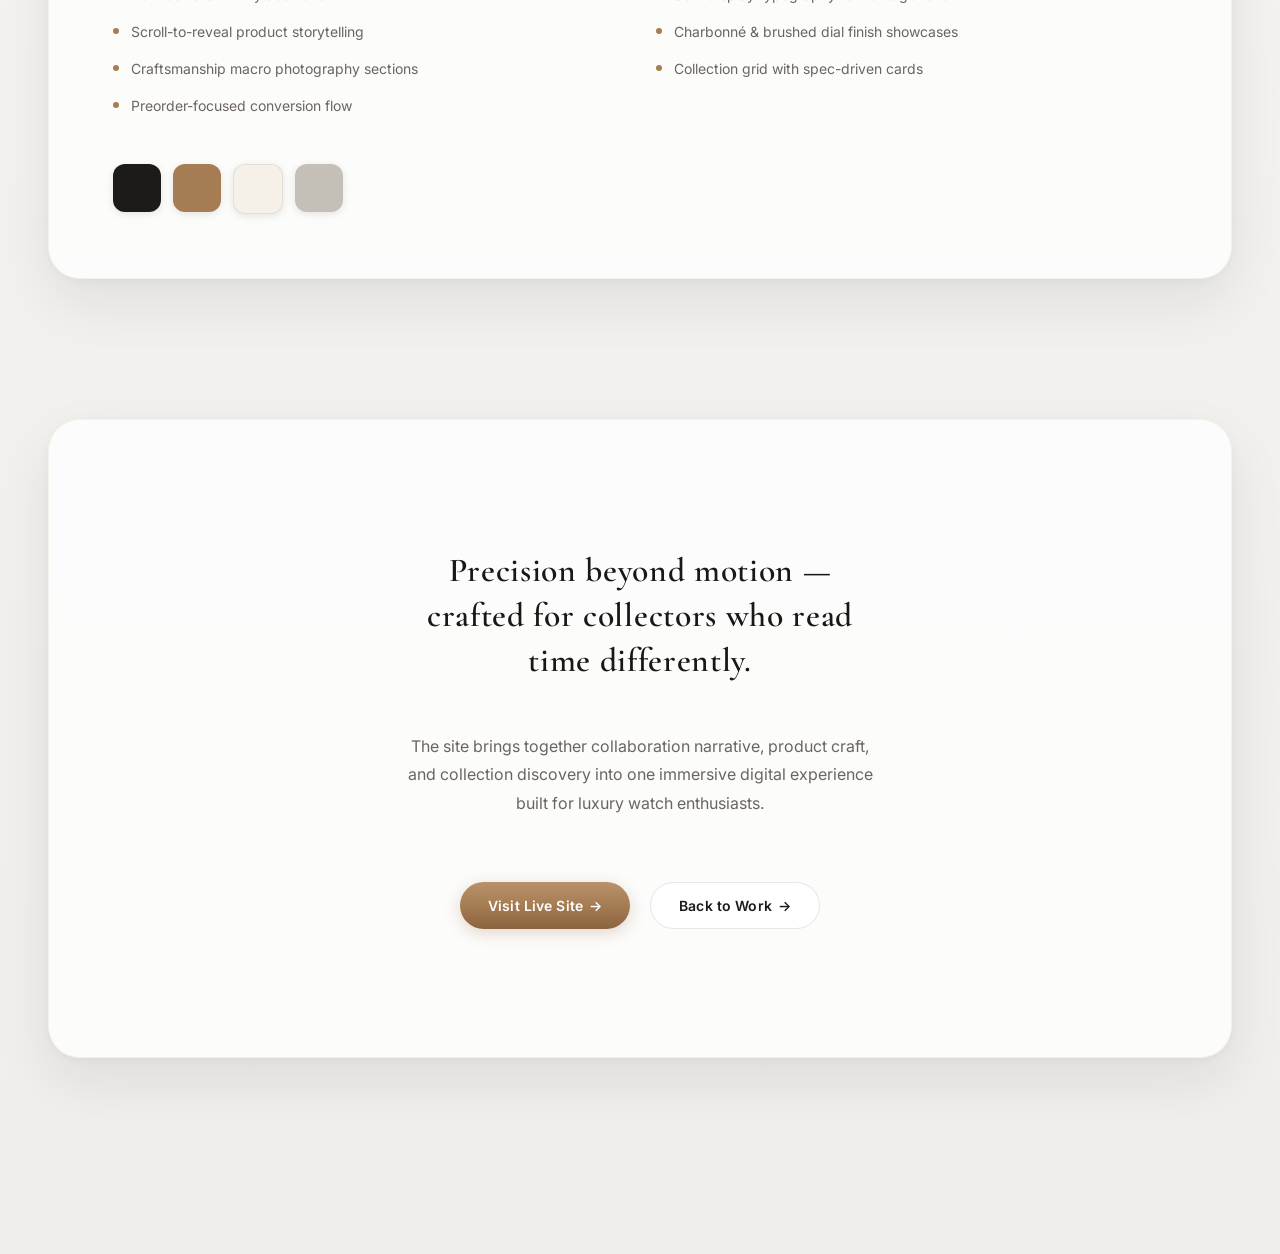
<file: projects/baltic.html>
<!DOCTYPE html>
<html lang="en" data-theme="light">
<head>
  <meta charset="UTF-8">
  <meta name="viewport" content="width=device-width, initial-scale=1.0">
  <title>Baltic × Spaceone — Haute Horlogerie | Ajith Alphonse</title>
  <link rel="icon" type="image/jpeg" href="../assets/profile.jpg">
  <link rel="preconnect" href="https://fonts.googleapis.com" />
  <link rel="preconnect" href="https://fonts.gstatic.com" crossorigin />
  <link href="https://fonts.googleapis.com/css2?family=Cormorant+Garamond:ital,wght@0,500;0,600;0,700;1,500&family=Inter:wght@400;500;600;700&display=swap" rel="stylesheet" />
  <link rel="stylesheet" href="baltic.css">
</head>
<body class="bl-case">
  <nav id="blDock" class="bl-dock" aria-label="Case study navigation">
    <a href="../index.html#work" class="bl-dock__mark" aria-label="Back to portfolio">W.</a>
    <span class="bl-dock__divider" aria-hidden="true"></span>
    <a href="#info" class="bl-dock__tab" data-section="info">Info</a>
    <a href="#details" class="bl-dock__tab" data-section="details">Details</a>
    <a
      href="https://ajith-arch.github.io/baltic/"
      class="bl-dock__tab bl-dock__tab--visit"
      target="_blank"
      rel="noopener noreferrer"
    >Visit Site</a>
  </nav>

  <main class="bl-main">
    <section id="hero" class="bl-hero bl-reveal" aria-labelledby="bl-hero-title">
      <div class="bl-hero__inner">
        <div class="bl-hero__copy">
          <p class="bl-hero__label">Baltic × Spaceone · Haute Horlogerie</p>
          <h1 id="bl-hero-title" class="bl-hero__title">Seconde Majeure</h1>
          <p class="bl-hero__lead">
            A luxury watch collaboration microsite — editorial storytelling, cinematic product reveals, and a refined digital experience for the Baltic × Spaceone Seconde Majeure timepiece.
          </p>

          <dl class="bl-hero__meta">
            <div class="bl-hero__meta-row">
              <dt>Role</dt>
              <dd>UX / Visual Designer</dd>
            </div>
            <div class="bl-hero__meta-row">
              <dt>Contribution</dt>
              <dd>
                <ul class="bl-chips">
                  <li>Web Design</li>
                  <li>Visual Design</li>
                  <li>Editorial Layout</li>
                  <li>Motion UI</li>
                </ul>
              </dd>
            </div>
            <div class="bl-hero__meta-row">
              <dt>Tools</dt>
              <dd>Figma, HTML, CSS, JavaScript</dd>
            </div>
            <div class="bl-hero__meta-row">
              <dt>Project type</dt>
              <dd>Luxury Product / Brand Microsite</dd>
            </div>
          </dl>

          <a
            class="bl-btn bl-btn--primary"
            href="https://ajith-arch.github.io/baltic/"
            target="_blank"
            rel="noopener noreferrer"
          >
            View Live Website <span class="bl-btn__arrow" aria-hidden="true">→</span>
          </a>
        </div>

        <div class="bl-hero__visual">
          <figure class="bl-media bl-media--hero">
            <img
              src="../assets/baltic-thumb.png"
              alt="Baltic × Spaceone Seconde Majeure — Charbonné dial detail"
              class="bl-media__img"
              width="1200"
              height="900"
              decoding="async"
              fetchpriority="high"
            />
          </figure>
        </div>
      </div>
    </section>

    <section id="info" class="bl-section bl-reveal" aria-labelledby="bl-info-title">
      <header class="bl-section__head">
        <p class="bl-section__eyebrow">Info</p>
        <h2 id="bl-info-title" class="bl-section__title">Project overview</h2>
      </header>

      <div class="bl-overview">
        <article class="bl-overview__card">
          <h3 class="bl-overview__label">Challenge</h3>
          <p class="bl-overview__text">
            Baltic and Spaceone needed a digital experience that could tell the story of an unlikely collaboration — heritage watchmaking meeting deconstructed, forward-looking design.
          </p>
        </article>
        <article class="bl-overview__card">
          <h3 class="bl-overview__label">Approach</h3>
          <p class="bl-overview__text">
            I built an editorial microsite around the Seconde Majeure — scroll-driven reveals, craftsmanship storytelling, collection browsing, and a dark luxury aesthetic rooted in horology.
          </p>
        </article>
        <article class="bl-overview__card">
          <h3 class="bl-overview__label">Outcome</h3>
          <p class="bl-overview__text">
            A polished responsive site showcasing the watch's kinematic dial, Charbonné finishing, manufacture movement details, and the four-piece collection with preorder CTAs.
          </p>
        </article>
      </div>
    </section>

    <section id="details" class="bl-section bl-reveal" aria-labelledby="bl-details-title">
      <div class="bl-direction">
        <header class="bl-direction__head">
          <p class="bl-section__eyebrow">Details</p>
          <h2 id="bl-details-title" class="bl-direction__title">Design direction</h2>
        </header>
        <ul class="bl-direction__list">
          <li>Dark editorial luxury aesthetic</li>
          <li>Serif display typography for heritage tone</li>
          <li>Scroll-to-reveal product storytelling</li>
          <li>Charbonné &amp; brushed dial finish showcases</li>
          <li>Craftsmanship macro photography sections</li>
          <li>Collection grid with spec-driven cards</li>
          <li>Preorder-focused conversion flow</li>
        </ul>
        <div class="bl-direction__swatches" aria-hidden="true">
          <span class="bl-swatch bl-swatch--charcoal" title="Charcoal"></span>
          <span class="bl-swatch bl-swatch--bronze" title="Bronze"></span>
          <span class="bl-swatch bl-swatch--cream" title="Cream"></span>
          <span class="bl-swatch bl-swatch--steel" title="Steel"></span>
        </div>
      </div>
    </section>

    <section id="impact" class="bl-section bl-section--impact bl-reveal" aria-labelledby="bl-impact-title">
      <div class="bl-impact">
        <h2 id="bl-impact-title" class="bl-impact__title">
          Precision beyond motion — crafted for collectors who read time differently.
        </h2>
        <p class="bl-impact__text">
          The site brings together collaboration narrative, product craft, and collection discovery into one immersive digital experience built for luxury watch enthusiasts.
        </p>
        <div class="bl-impact__actions">
          <a
            class="bl-btn bl-btn--primary"
            href="https://ajith-arch.github.io/baltic/"
            target="_blank"
            rel="noopener noreferrer"
          >
            Visit Live Site <span class="bl-btn__arrow" aria-hidden="true">→</span>
          </a>
          <a class="bl-btn bl-btn--ghost" href="../index.html#work">
            Back to Work <span class="bl-btn__arrow" aria-hidden="true">→</span>
          </a>
        </div>
      </div>
    </section>
  </main>

  <script src="../js/baltic-case.js"></script>
  <script>
    document.addEventListener('DOMContentLoaded', function () {
      if (typeof initBalticCase === 'function') initBalticCase();
    });
  </script>
</body>
</html>
</file>
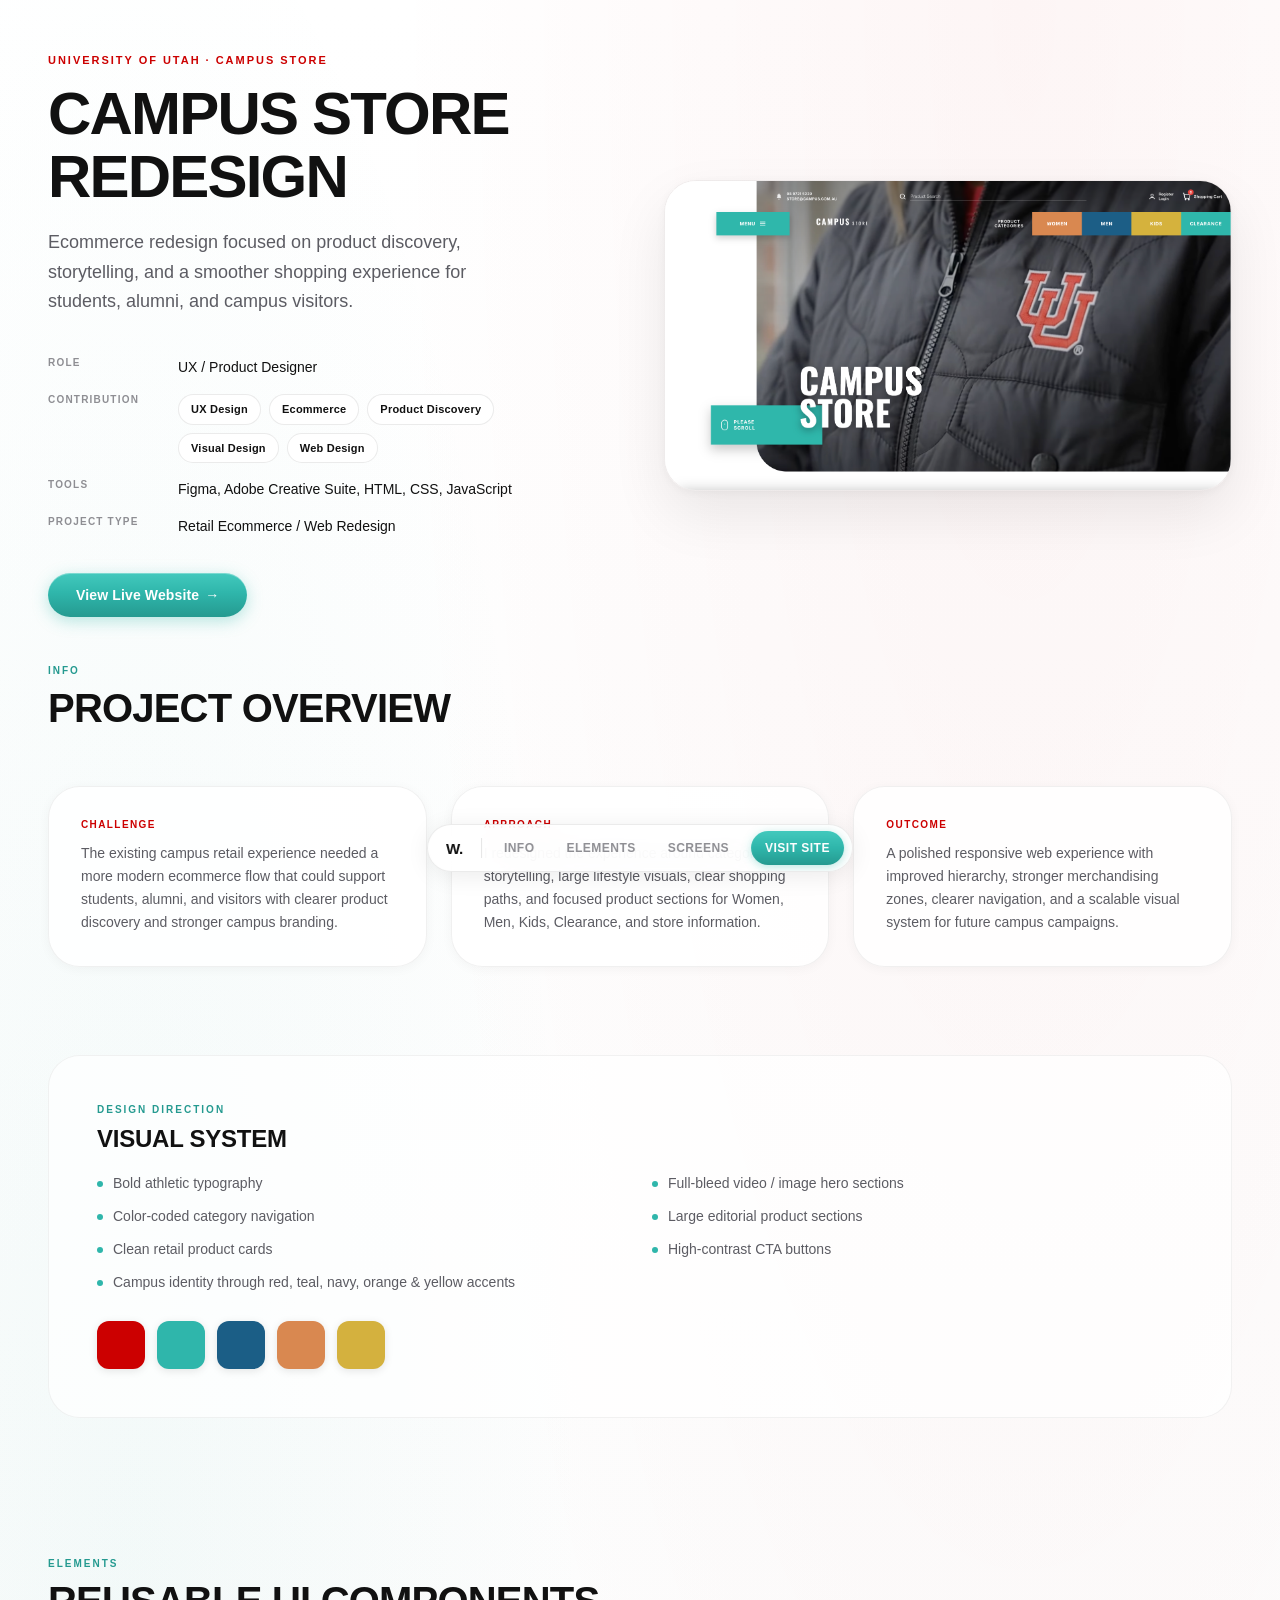
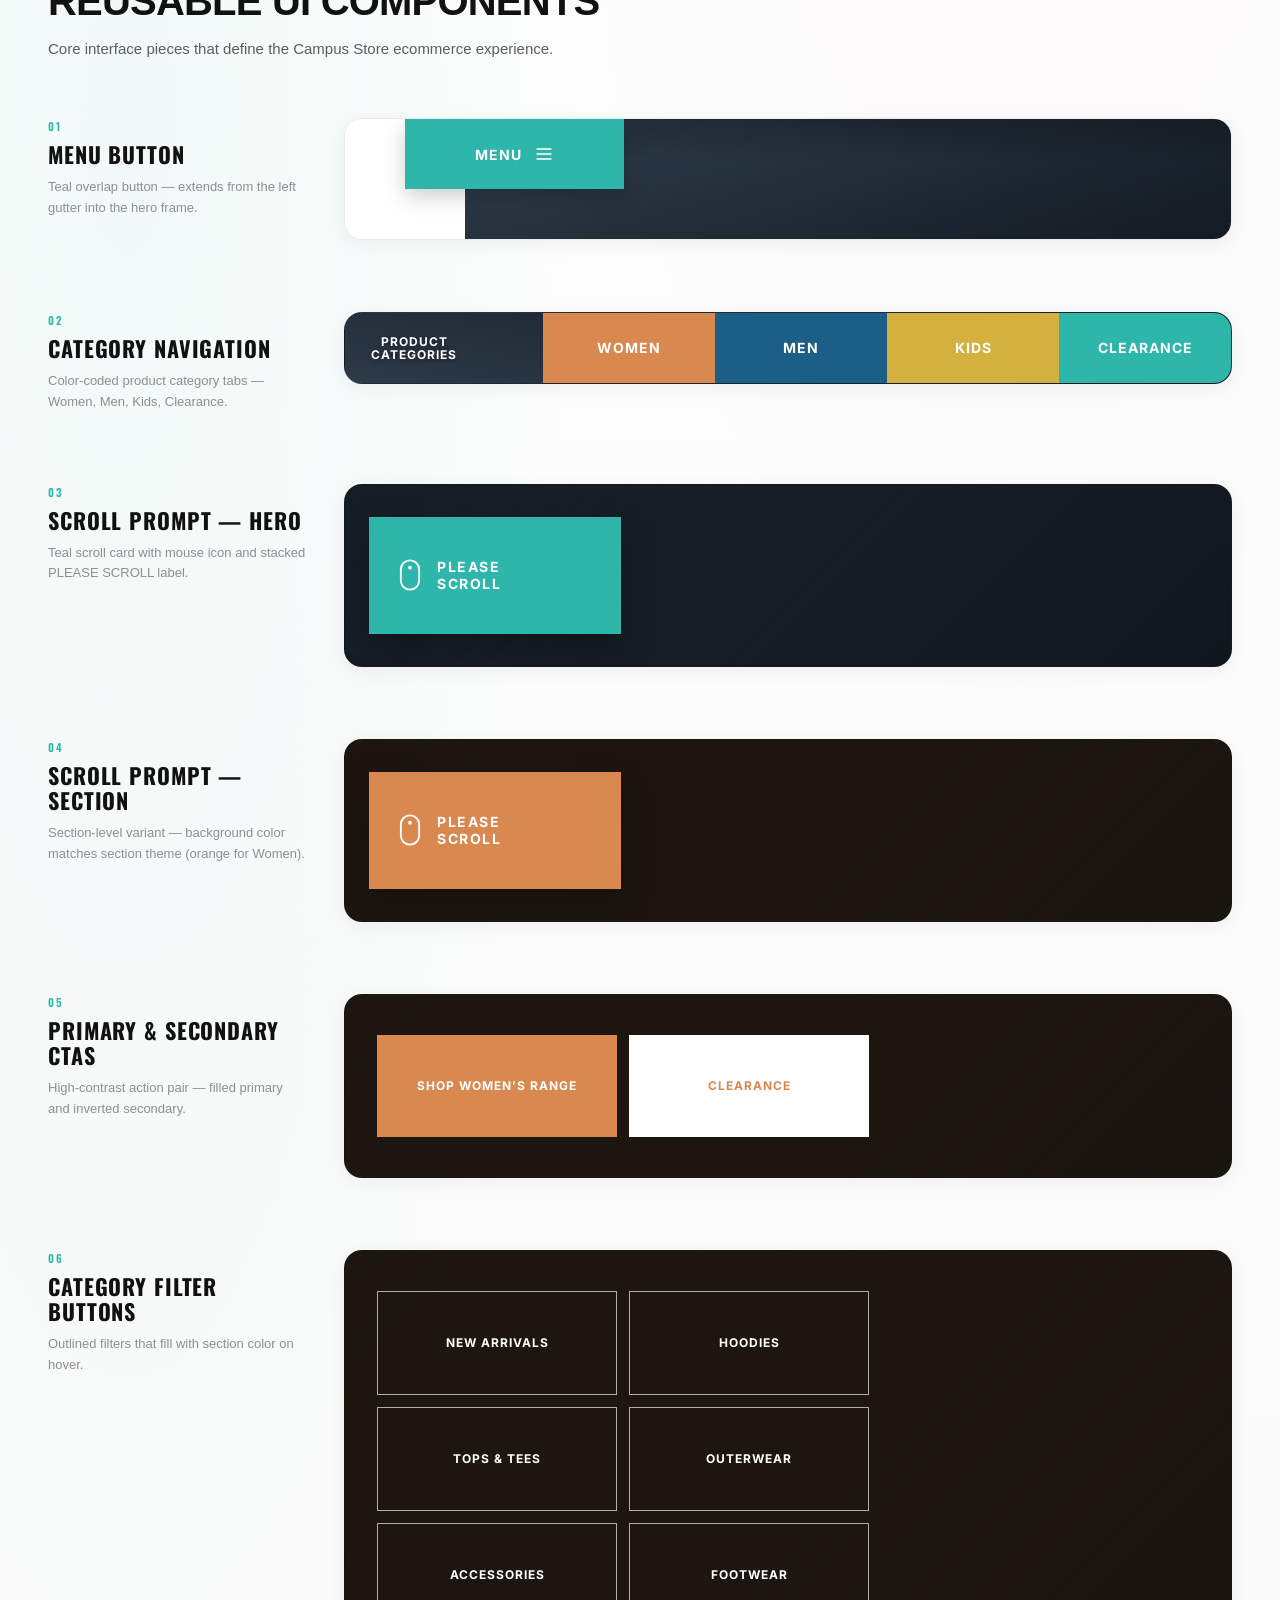
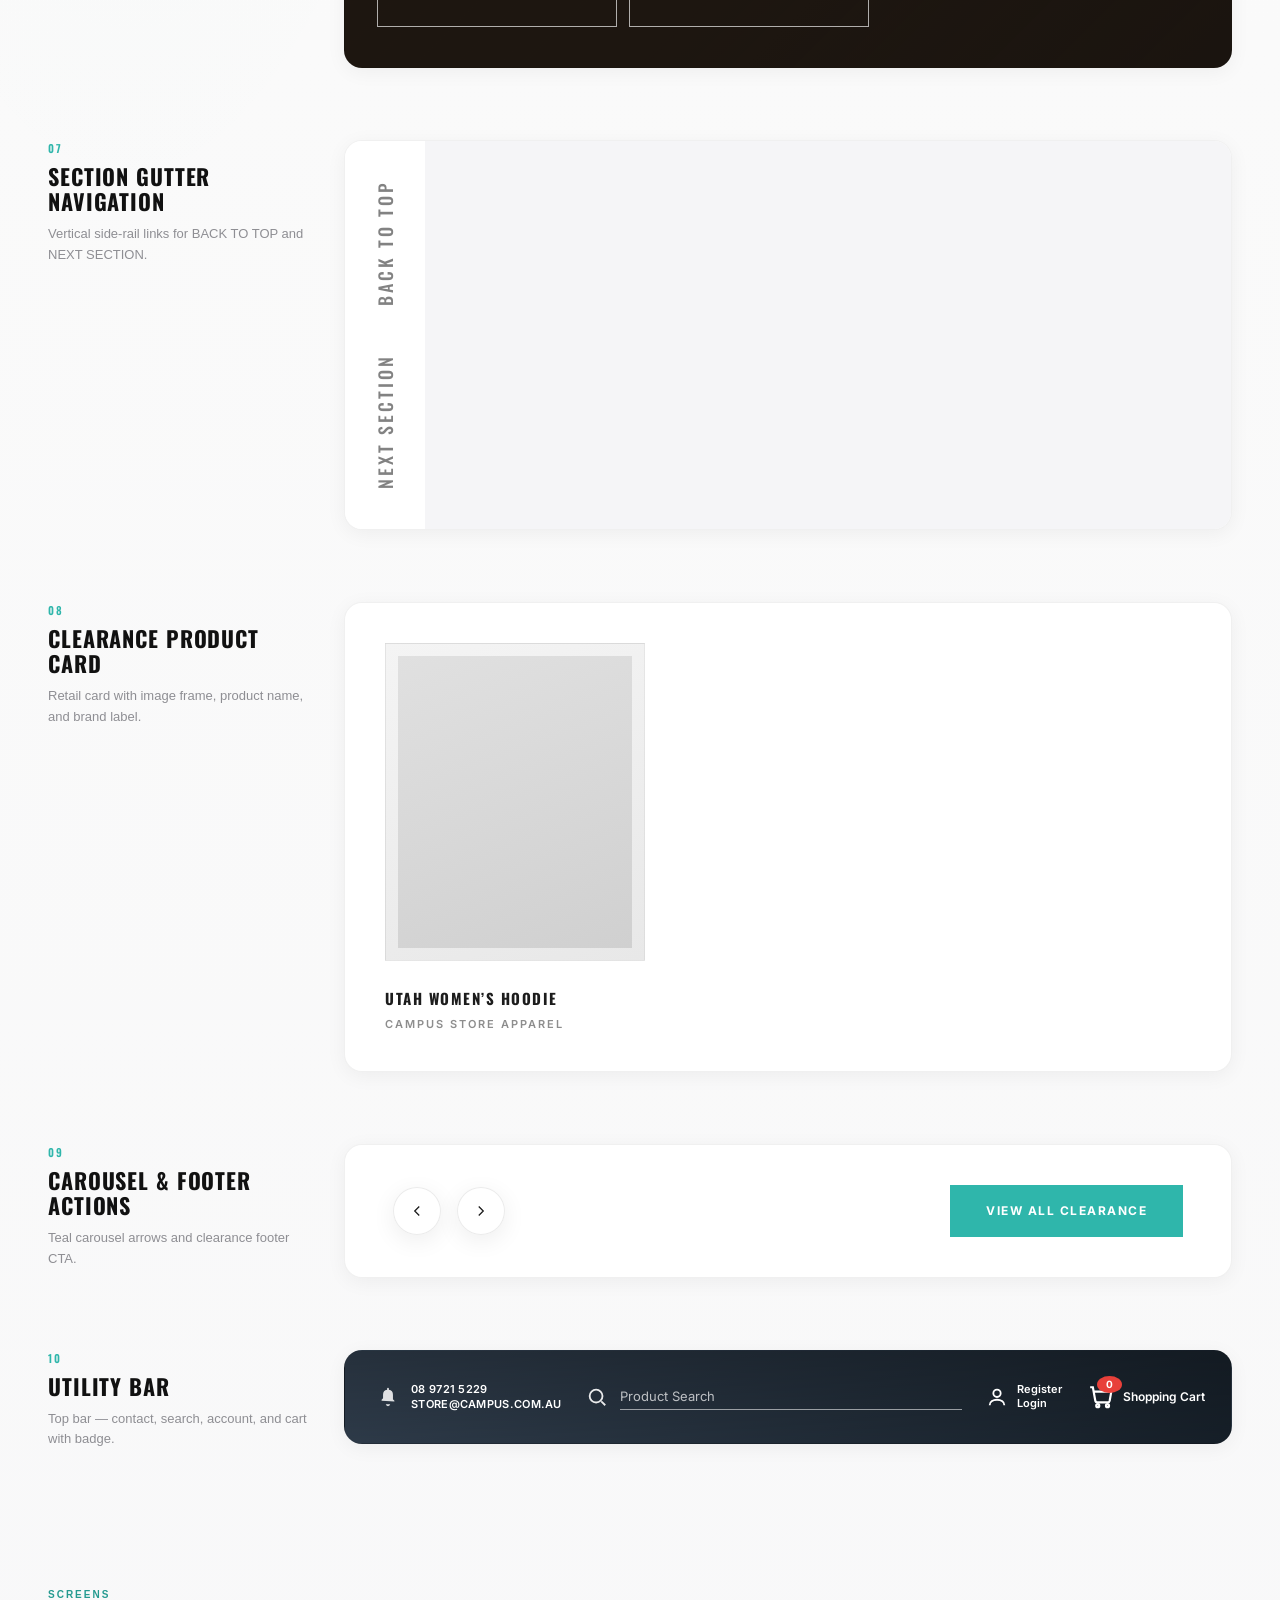
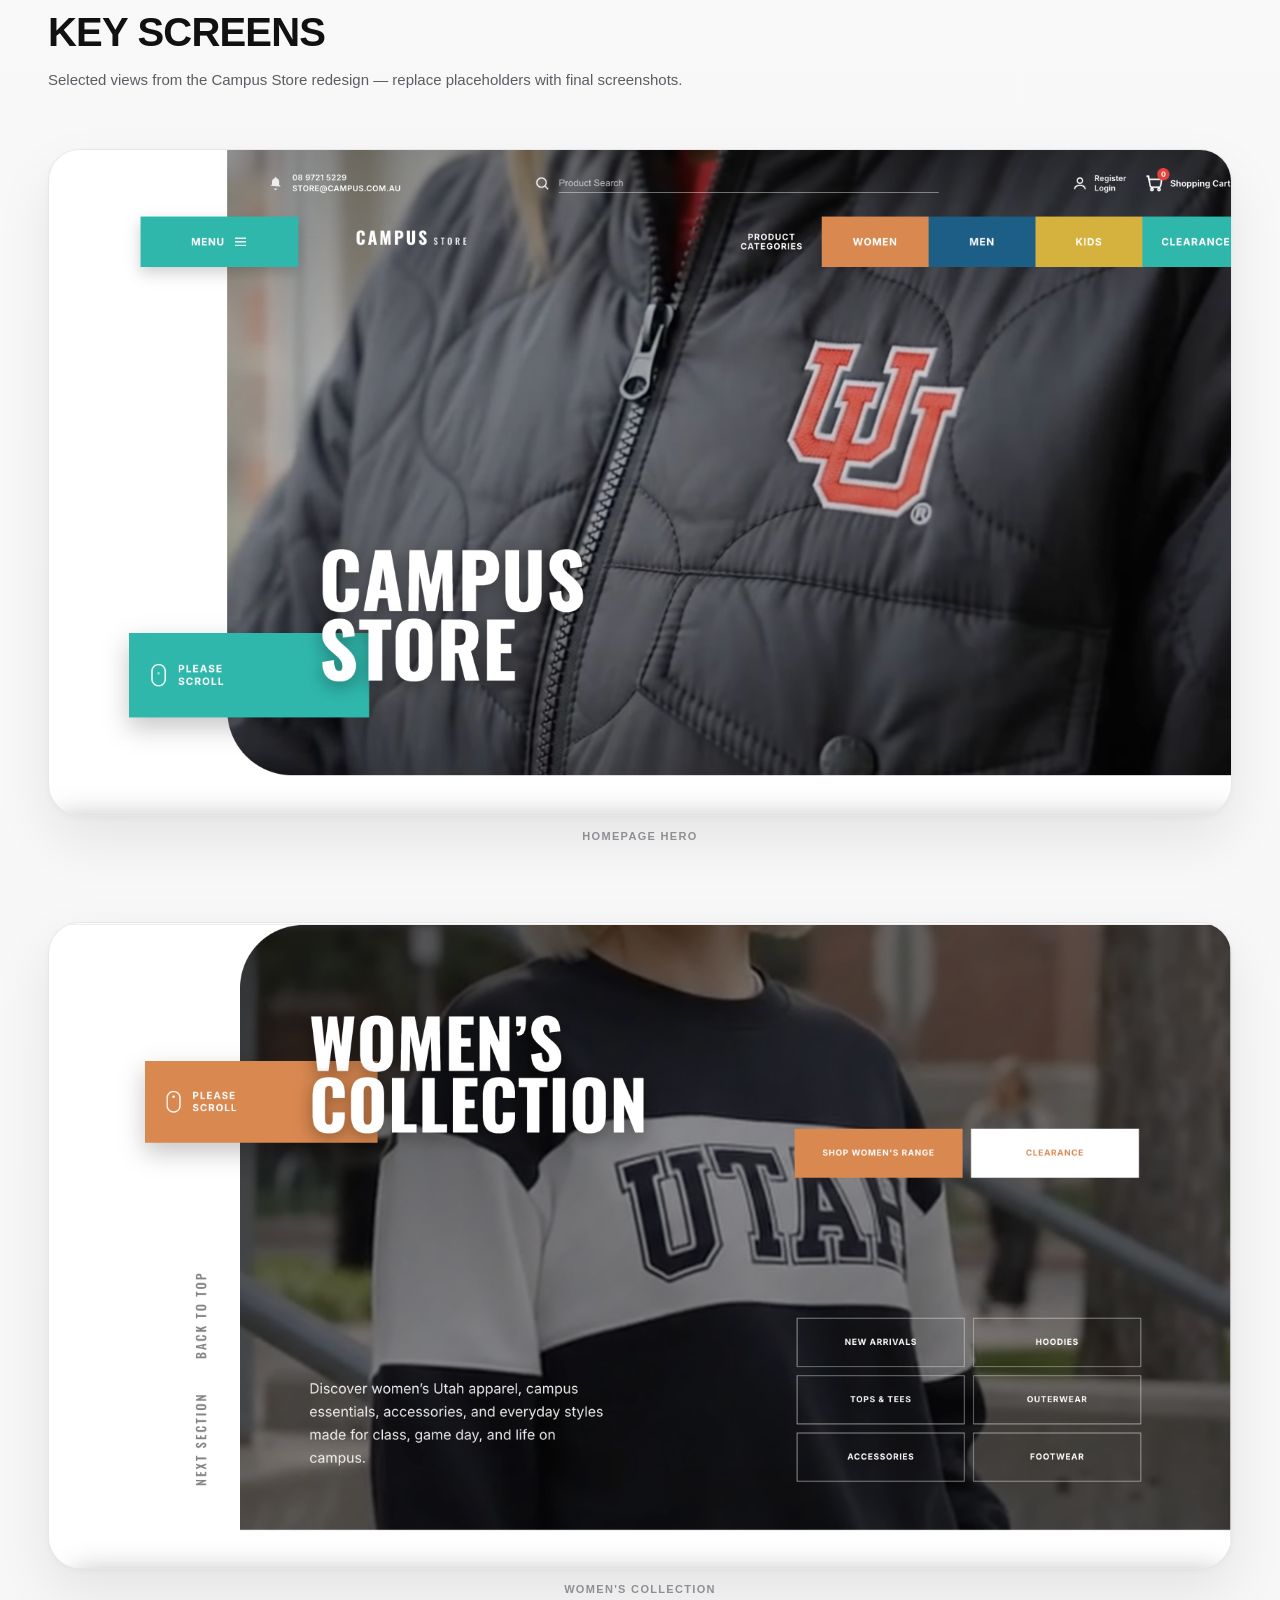
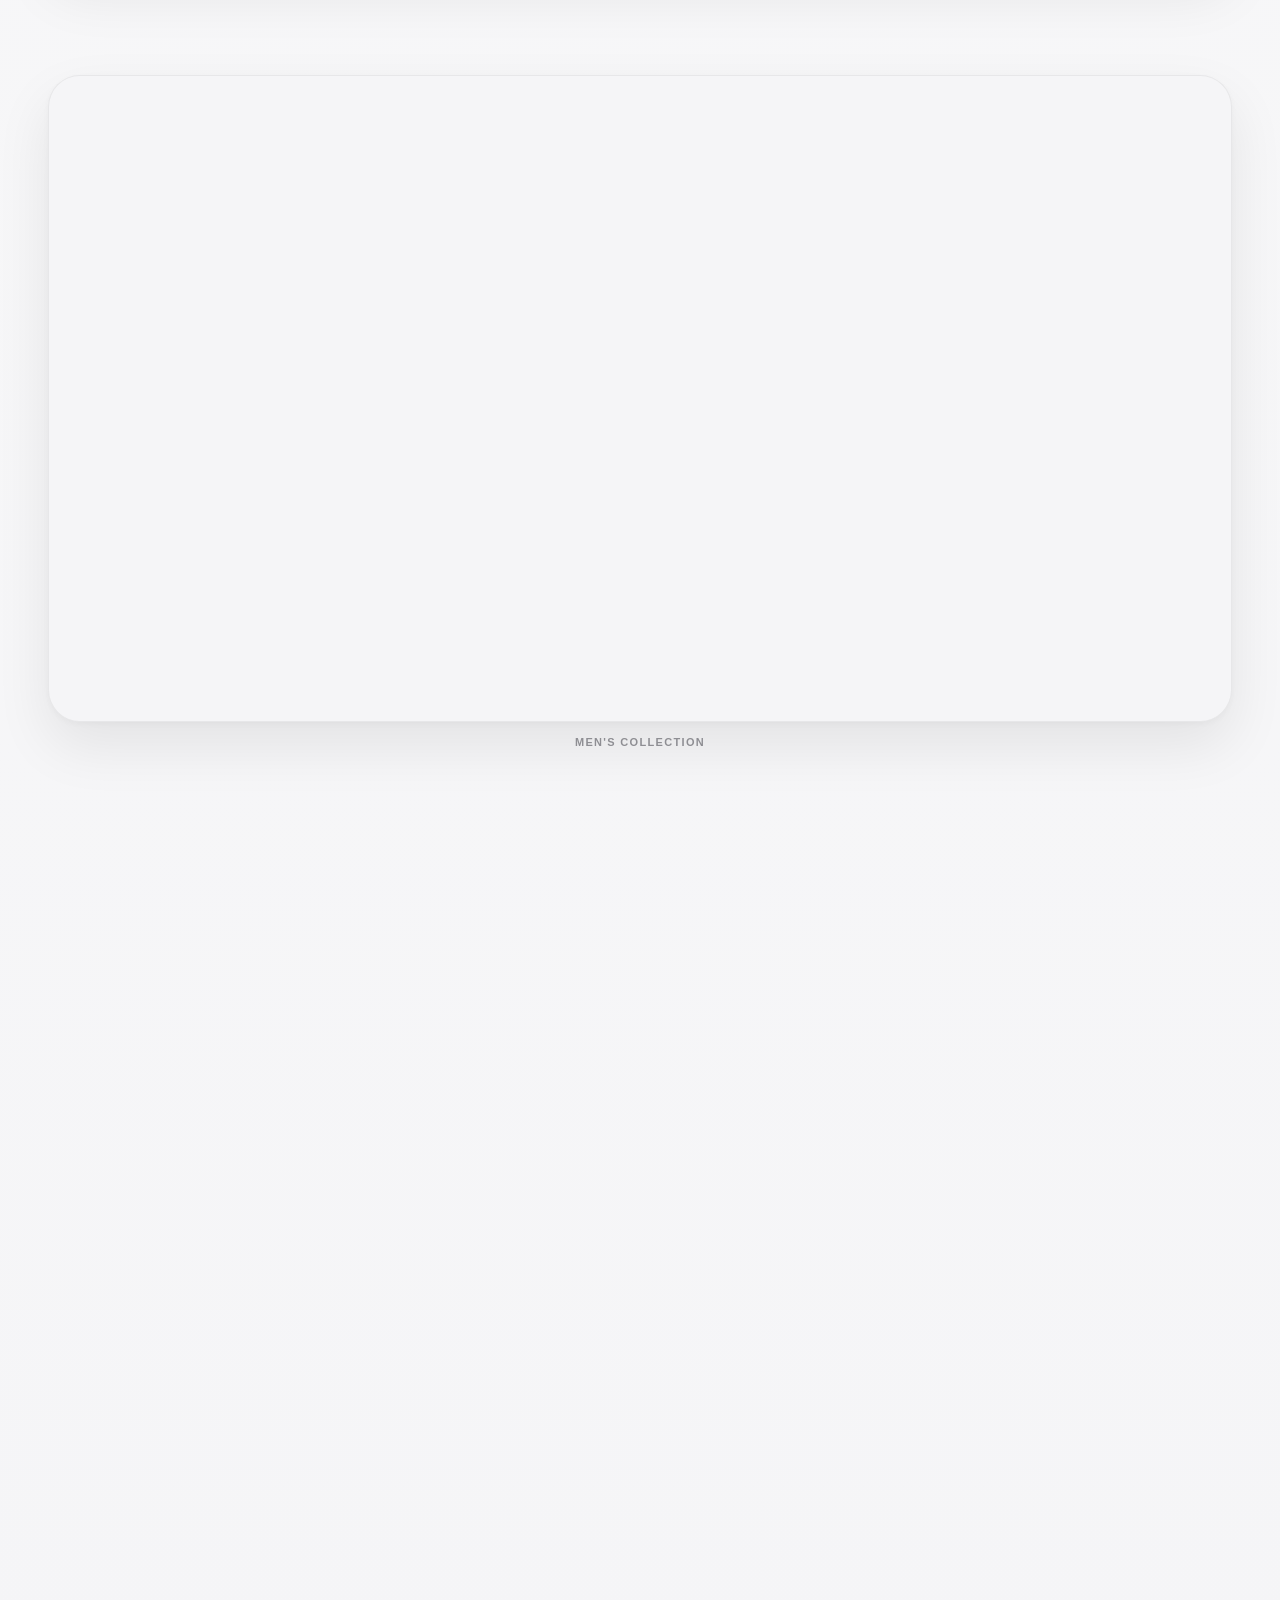
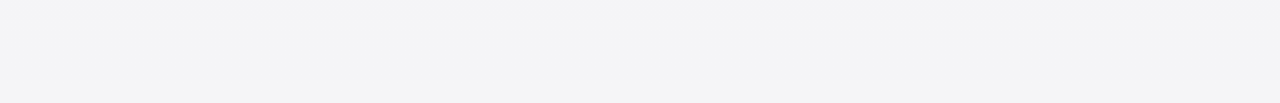
<file: projects/campus-store-redesign.html>
<!DOCTYPE html>
<html lang="en" data-theme="light">
<head>
  <meta charset="UTF-8">
  <meta name="viewport" content="width=device-width, initial-scale=1.0">
  <title>Campus Store Redesign | Ajith Alphonse</title>
  <link rel="icon" type="image/jpeg" href="../assets/profile.jpg">
  <link rel="preconnect" href="https://fonts.googleapis.com" />
  <link rel="preconnect" href="https://fonts.gstatic.com" crossorigin />
  <link href="https://fonts.googleapis.com/css2?family=Oswald:wght@400;500;600;700&family=Inter:wght@400;500;600;700&display=swap" rel="stylesheet" />
  <link rel="stylesheet" href="campus-store-redesign.css">
</head>
<body class="campus-case">
  <!-- Floating Awwwards-style dock -->
  <nav id="csDock" class="cs-dock" aria-label="Case study navigation">
    <a href="../index.html#work" class="cs-dock__mark" aria-label="Back to portfolio">W.</a>
    <span class="cs-dock__divider" aria-hidden="true"></span>
    <a href="#info" class="cs-dock__tab" data-section="info">Info</a>
    <a href="#elements" class="cs-dock__tab" data-section="elements">Elements</a>
    <a href="#screens" class="cs-dock__tab" data-section="screens">Screens</a>
    <a
      href="https://ajith-arch.github.io/campusstore/"
      class="cs-dock__tab cs-dock__tab--visit"
      target="_blank"
      rel="noopener noreferrer"
    >Visit Site</a>
  </nav>

  <main class="cs-main">
    <!-- 1. Hero / Project Intro -->
    <section id="hero" class="cs-hero cs-reveal" aria-labelledby="cs-hero-title">
      <div class="cs-hero__inner">
        <div class="cs-hero__copy">
          <p class="cs-hero__label">University of Utah · Campus Store</p>
          <h1 id="cs-hero-title" class="cs-hero__title">Campus Store Redesign</h1>
          <p class="cs-hero__lead">
            Ecommerce redesign focused on product discovery, storytelling, and a smoother shopping experience for students, alumni, and campus visitors.
          </p>

          <dl class="cs-hero__meta">
            <div class="cs-hero__meta-row">
              <dt>Role</dt>
              <dd>UX / Product Designer</dd>
            </div>
            <div class="cs-hero__meta-row">
              <dt>Contribution</dt>
              <dd>
                <ul class="cs-chips">
                  <li>UX Design</li>
                  <li>Ecommerce</li>
                  <li>Product Discovery</li>
                  <li>Visual Design</li>
                  <li>Web Design</li>
                </ul>
              </dd>
            </div>
            <div class="cs-hero__meta-row">
              <dt>Tools</dt>
              <dd>Figma, Adobe Creative Suite, HTML, CSS, JavaScript</dd>
            </div>
            <div class="cs-hero__meta-row">
              <dt>Project type</dt>
              <dd>Retail Ecommerce / Web Redesign</dd>
            </div>
          </dl>

          <a
            class="cs-btn cs-btn--primary"
            href="https://ajith-arch.github.io/campusstore/"
            target="_blank"
            rel="noopener noreferrer"
          >
            View Live Website <span class="cs-btn__arrow" aria-hidden="true">→</span>
          </a>
        </div>

        <div class="cs-hero__visual">
          <figure class="cs-media cs-media--hero">
            <!-- Replace with updated hero mockup if needed -->
            <img
              src="../assets/campusredesign.png"
              alt="Campus Store redesign — homepage hero preview"
              class="cs-media__img"
              width="1600"
              height="900"
              decoding="async"
              fetchpriority="high"
            />
          </figure>
        </div>
      </div>
    </section>

    <!-- 2. Project Overview (Info) -->
    <section id="info" class="cs-section cs-section--info cs-reveal" aria-labelledby="cs-info-title">
      <header class="cs-section__head">
        <p class="cs-section__eyebrow">Info</p>
        <h2 id="cs-info-title" class="cs-section__title">Project overview</h2>
      </header>

      <div class="cs-overview">
        <article class="cs-overview__card">
          <h3 class="cs-overview__label">Challenge</h3>
          <p class="cs-overview__text">
            The existing campus retail experience needed a more modern ecommerce flow that could support students, alumni, and visitors with clearer product discovery and stronger campus branding.
          </p>
        </article>
        <article class="cs-overview__card">
          <h3 class="cs-overview__label">Approach</h3>
          <p class="cs-overview__text">
            I redesigned the experience around category storytelling, large lifestyle visuals, clear shopping paths, and focused product sections for Women, Men, Kids, Clearance, and store information.
          </p>
        </article>
        <article class="cs-overview__card">
          <h3 class="cs-overview__label">Outcome</h3>
          <p class="cs-overview__text">
            A polished responsive web experience with improved hierarchy, stronger merchandising zones, clearer navigation, and a scalable visual system for future campus campaigns.
          </p>
        </article>
      </div>

      <!-- 3. Design Direction -->
      <div class="cs-direction cs-reveal">
        <header class="cs-direction__head">
          <p class="cs-section__eyebrow">Design direction</p>
          <h3 class="cs-direction__title">Visual system</h3>
        </header>
        <ul class="cs-direction__list">
          <li>Bold athletic typography</li>
          <li>Full-bleed video / image hero sections</li>
          <li>Color-coded category navigation</li>
          <li>Large editorial product sections</li>
          <li>Clean retail product cards</li>
          <li>High-contrast CTA buttons</li>
          <li>Campus identity through red, teal, navy, orange &amp; yellow accents</li>
        </ul>
        <div class="cs-direction__swatches" aria-hidden="true">
          <span class="cs-swatch cs-swatch--red"></span>
          <span class="cs-swatch cs-swatch--teal"></span>
          <span class="cs-swatch cs-swatch--navy"></span>
          <span class="cs-swatch cs-swatch--orange"></span>
          <span class="cs-swatch cs-swatch--yellow"></span>
        </div>
      </div>
    </section>

    <!-- 6. UI Elements -->
    <section id="elements" class="cs-section cs-section--elements cs-reveal" aria-labelledby="cs-elements-title">
      <header class="cs-section__head">
        <p class="cs-section__eyebrow">Elements</p>
        <h2 id="cs-elements-title" class="cs-section__title">Reusable UI components</h2>
        <p class="cs-section__desc">Core interface pieces that define the Campus Store ecommerce experience.</p>
      </header>

      <div class="cs-ui-library">
        <!-- Sourced from uofu-cursor: .nav__menu -->
        <article class="cs-ui-group cs-reveal">
          <header class="cs-ui-group__head">
            <span class="cs-ui-group__index">01</span>
            <h3 class="cs-ui-group__title">Menu button</h3>
            <p class="cs-ui-group__desc">Teal overlap button — extends from the left gutter into the hero frame.</p>
          </header>
          <div class="cs-ui-stage cs-ui-stage--gutter">
            <div class="cs-ui-stage__gutter" aria-hidden="true"></div>
            <div class="cs-ui-stage__panel cs-ui-stage__panel--hero">
              <button class="cs-ui-menu" type="button" tabindex="-1" aria-hidden="true">
                <span class="cs-ui-menu__text">MENU</span>
                <span class="cs-ui-menu__icon">
                  <svg viewBox="0 0 24 24" width="20" height="20" fill="none" stroke="currentColor" stroke-width="2"><path d="M3 6h18M3 12h18M3 18h18"/></svg>
                </span>
              </button>
            </div>
          </div>
        </article>

        <!-- Sourced from uofu-cursor: .nav__blocks -->
        <article class="cs-ui-group cs-reveal">
          <header class="cs-ui-group__head">
            <span class="cs-ui-group__index">02</span>
            <h3 class="cs-ui-group__title">Category navigation</h3>
            <p class="cs-ui-group__desc">Color-coded product category tabs — Women, Men, Kids, Clearance.</p>
          </header>
          <div class="cs-ui-stage cs-ui-stage--nav">
            <div class="cs-ui-nav-blocks">
              <div class="cs-ui-nav-block cs-ui-nav-block--label">
                <span>PRODUCT<br/>CATEGORIES</span>
              </div>
              <span class="cs-ui-nav-block cs-ui-nav-block--women">WOMEN</span>
              <span class="cs-ui-nav-block cs-ui-nav-block--men">MEN</span>
              <span class="cs-ui-nav-block cs-ui-nav-block--kids">KIDS</span>
              <span class="cs-ui-nav-block cs-ui-nav-block--clearance">CLEARANCE</span>
            </div>
          </div>
        </article>

        <!-- Sourced from uofu-cursor: .scroll-card -->
        <article class="cs-ui-group cs-reveal">
          <header class="cs-ui-group__head">
            <span class="cs-ui-group__index">03</span>
            <h3 class="cs-ui-group__title">Scroll prompt — hero</h3>
            <p class="cs-ui-group__desc">Teal scroll card with mouse icon and stacked PLEASE SCROLL label.</p>
          </header>
          <div class="cs-ui-stage cs-ui-stage--scroll">
            <div class="cs-ui-scroll cs-ui-scroll--teal">
              <span class="cs-ui-scroll__mouse">
                <svg viewBox="0 0 24 36" width="22" height="34" fill="none" stroke="currentColor" stroke-width="2">
                  <rect x="2" y="2" width="20" height="32" rx="10"/>
                  <circle cx="12" cy="10" r="2" fill="currentColor" stroke="none"/>
                </svg>
              </span>
              <span class="cs-ui-scroll__text">PLEASE<br/>SCROLL</span>
            </div>
          </div>
        </article>

        <!-- Sourced from uofu-cursor: .women__scroll-card -->
        <article class="cs-ui-group cs-reveal">
          <header class="cs-ui-group__head">
            <span class="cs-ui-group__index">04</span>
            <h3 class="cs-ui-group__title">Scroll prompt — section</h3>
            <p class="cs-ui-group__desc">Section-level variant — background color matches section theme (orange for Women).</p>
          </header>
          <div class="cs-ui-stage cs-ui-stage--scroll cs-ui-stage--scroll-orange">
            <div class="cs-ui-scroll cs-ui-scroll--orange">
              <span class="cs-ui-scroll__mouse">
                <svg viewBox="0 0 24 36" width="22" height="34" fill="none" stroke="currentColor" stroke-width="2">
                  <rect x="2" y="2" width="20" height="32" rx="10"/>
                  <circle cx="12" cy="10" r="2" fill="currentColor" stroke="none"/>
                </svg>
              </span>
              <span class="cs-ui-scroll__text">PLEASE<br/>SCROLL</span>
            </div>
          </div>
        </article>

        <!-- Sourced from uofu-cursor: .women__cta -->
        <article class="cs-ui-group cs-reveal">
          <header class="cs-ui-group__head">
            <span class="cs-ui-group__index">05</span>
            <h3 class="cs-ui-group__title">Primary &amp; secondary CTAs</h3>
            <p class="cs-ui-group__desc">High-contrast action pair — filled primary and inverted secondary.</p>
          </header>
          <div class="cs-ui-stage cs-ui-stage--cta">
            <div class="cs-ui-cta-bar">
              <span class="cs-ui-cta cs-ui-cta--primary">SHOP WOMEN&rsquo;S RANGE</span>
              <span class="cs-ui-cta cs-ui-cta--secondary">CLEARANCE</span>
            </div>
          </div>
        </article>

        <!-- Sourced from uofu-cursor: .women__cat -->
        <article class="cs-ui-group cs-reveal">
          <header class="cs-ui-group__head">
            <span class="cs-ui-group__index">06</span>
            <h3 class="cs-ui-group__title">Category filter buttons</h3>
            <p class="cs-ui-group__desc">Outlined filters that fill with section color on hover.</p>
          </header>
          <div class="cs-ui-stage cs-ui-stage--filters">
            <div class="cs-ui-cats">
              <span class="cs-ui-cat">NEW ARRIVALS</span>
              <span class="cs-ui-cat">HOODIES</span>
              <span class="cs-ui-cat">TOPS &amp; TEES</span>
              <span class="cs-ui-cat">OUTERWEAR</span>
              <span class="cs-ui-cat">ACCESSORIES</span>
              <span class="cs-ui-cat">FOOTWEAR</span>
            </div>
          </div>
        </article>

        <!-- Sourced from uofu-cursor: .women__gutter-link -->
        <article class="cs-ui-group cs-reveal">
          <header class="cs-ui-group__head">
            <span class="cs-ui-group__index">07</span>
            <h3 class="cs-ui-group__title">Section gutter navigation</h3>
            <p class="cs-ui-group__desc">Vertical side-rail links for BACK TO TOP and NEXT SECTION.</p>
          </header>
          <div class="cs-ui-stage cs-ui-stage--gutter-nav">
            <aside class="cs-ui-gutter">
              <span class="cs-ui-gutter__link">BACK TO TOP</span>
              <span class="cs-ui-gutter__link">NEXT SECTION</span>
            </aside>
            <div class="cs-ui-stage__panel cs-ui-stage__panel--muted" aria-hidden="true"></div>
          </div>
        </article>

        <!-- Sourced from uofu-cursor: .clearance-card -->
        <article class="cs-ui-group cs-reveal">
          <header class="cs-ui-group__head">
            <span class="cs-ui-group__index">08</span>
            <h3 class="cs-ui-group__title">Clearance product card</h3>
            <p class="cs-ui-group__desc">Retail card with image frame, product name, and brand label.</p>
          </header>
          <div class="cs-ui-stage cs-ui-stage--card">
            <!-- REPLACE image src with clearance product asset -->
            <article class="cs-ui-product">
              <div class="cs-ui-product__image">
                <div class="cs-ui-product__placeholder" aria-hidden="true"></div>
              </div>
              <h4 class="cs-ui-product__name">UTAH WOMEN&rsquo;S HOODIE</h4>
              <p class="cs-ui-product__brand">CAMPUS STORE APPAREL</p>
            </article>
          </div>
        </article>

        <!-- Sourced from uofu-cursor: .clearance-footer__btn, carousel arrows -->
        <article class="cs-ui-group cs-reveal">
          <header class="cs-ui-group__head">
            <span class="cs-ui-group__index">09</span>
            <h3 class="cs-ui-group__title">Carousel &amp; footer actions</h3>
            <p class="cs-ui-group__desc">Teal carousel arrows and clearance footer CTA.</p>
          </header>
          <div class="cs-ui-stage cs-ui-stage--actions">
            <div class="cs-ui-carousel-demo">
              <button class="cs-ui-carousel-arrow cs-ui-carousel-arrow--prev" type="button" tabindex="-1" aria-hidden="true">
                <svg viewBox="0 0 24 24" width="18" height="18" fill="none" stroke="currentColor" stroke-width="1.75"><path d="M15 6l-6 6 6 6"/></svg>
              </button>
              <button class="cs-ui-carousel-arrow cs-ui-carousel-arrow--next" type="button" tabindex="-1" aria-hidden="true">
                <svg viewBox="0 0 24 24" width="18" height="18" fill="none" stroke="currentColor" stroke-width="1.75"><path d="M9 6l6 6-6 6"/></svg>
              </button>
            </div>
            <span class="cs-ui-footer-btn">VIEW ALL CLEARANCE</span>
          </div>
        </article>

        <!-- Sourced from uofu-cursor: .utility bar -->
        <article class="cs-ui-group cs-reveal">
          <header class="cs-ui-group__head">
            <span class="cs-ui-group__index">10</span>
            <h3 class="cs-ui-group__title">Utility bar</h3>
            <p class="cs-ui-group__desc">Top bar — contact, search, account, and cart with badge.</p>
          </header>
          <div class="cs-ui-stage cs-ui-stage--utility">
            <div class="cs-ui-utility">
              <div class="cs-ui-utility__left">
                <span class="cs-ui-utility__bell" aria-hidden="true">
                  <svg viewBox="0 0 24 24" width="22" height="22" fill="currentColor"><path d="M12 22a2.5 2.5 0 0 0 2.45-2h-4.9A2.5 2.5 0 0 0 12 22Zm7-5v-1l-1.6-1.6V9.5A5.4 5.4 0 0 0 13 4.18V3a1 1 0 1 0-2 0v1.18A5.4 5.4 0 0 0 6.6 9.5v3.9L5 15v1Z"/></svg>
                </span>
                <span class="cs-ui-utility__contact">
                  <span>08 9721 5229</span>
                  <span>STORE@CAMPUS.COM.AU</span>
                </span>
              </div>
              <div class="cs-ui-utility__center">
                <span class="cs-ui-utility__search-icon" aria-hidden="true">
                  <svg viewBox="0 0 24 24" width="22" height="22" fill="none" stroke="currentColor" stroke-width="2"><circle cx="11" cy="11" r="7"/><path d="m21 21-4.3-4.3"/></svg>
                </span>
                <span class="cs-ui-utility__search">Product Search</span>
              </div>
              <div class="cs-ui-utility__right">
                <span class="cs-ui-utility__account">
                  <span class="cs-ui-utility__icon" aria-hidden="true">
                    <svg viewBox="0 0 24 24" width="22" height="22" fill="none" stroke="currentColor" stroke-width="2"><circle cx="12" cy="8" r="4"/><path d="M4 21c0-4 4-6 8-6s8 2 8 6"/></svg>
                  </span>
                  <span class="cs-ui-utility__account-text">Register<br/>Login</span>
                </span>
                <span class="cs-ui-utility__cart">
                  <span class="cs-ui-utility__cart-icon" aria-hidden="true">
                    <svg viewBox="0 0 24 24" width="26" height="26" fill="none" stroke="currentColor" stroke-width="2"><circle cx="9" cy="20" r="1.4"/><circle cx="18" cy="20" r="1.4"/><path d="M2 3h2.5l2.2 12.2A2 2 0 0 0 8.7 17H18a2 2 0 0 0 2-1.6L21.5 7H6"/></svg>
                    <span class="cs-ui-utility__badge">0</span>
                  </span>
                  <span class="cs-ui-utility__cart-text">Shopping Cart</span>
                </span>
              </div>
            </div>
          </div>
        </article>
      </div>
    </section>

    <!-- 4 & 5. Key Screens + Walkthrough (Screens) -->
    <section id="screens" class="cs-section cs-section--screens cs-reveal" aria-labelledby="cs-screens-title">
      <header class="cs-section__head">
        <p class="cs-section__eyebrow">Screens</p>
        <h2 id="cs-screens-title" class="cs-section__title">Key screens</h2>
        <p class="cs-section__desc">Selected views from the Campus Store redesign — replace placeholders with final screenshots.</p>
      </header>

      <div class="cs-gallery">
        <!-- REPLACE: assets/campus-store/screens/homepage-hero.png -->
        <figure class="cs-screen cs-screen--wide cs-reveal">
          <div class="cs-screen__frame">
            <img
              src="../assets/campusredesign.png"
              alt="Homepage hero"
              class="cs-screen__img"
              loading="lazy"
              decoding="async"
            />
          </div>
          <figcaption class="cs-screen__caption">Homepage Hero</figcaption>
        </figure>

        <figure class="cs-screen cs-reveal">
          <div class="cs-screen__frame">
            <img
              src="../assets/womenspage.png"
              alt="Women's collection — Campus Store redesign"
              class="cs-screen__img"
              loading="lazy"
              decoding="async"
            />
          </div>
          <figcaption class="cs-screen__caption">Women's Collection</figcaption>
        </figure>

        <figure class="cs-screen cs-reveal">
          <div class="cs-screen__frame">
            <img
              src="../assets/menspage.jpeg"
              alt="Men's collection — Campus Store redesign"
              class="cs-screen__img"
              loading="lazy"
              decoding="async"
            />
          </div>
          <figcaption class="cs-screen__caption">Men's Collection</figcaption>
        </figure>
      </div>
    </section>

    <!-- 7. Final Impact -->
    <section id="impact" class="cs-section cs-section--impact cs-reveal" aria-labelledby="cs-impact-title">
      <div class="cs-impact">
        <h2 id="cs-impact-title" class="cs-impact__title">
          Designed to feel like a modern campus retail experience.
        </h2>
        <p class="cs-impact__text">
          The redesign brings together apparel discovery, campus branding, ecommerce clarity, and responsive storytelling — giving the University of Utah Campus Store a confident, student-ready digital presence.
        </p>
        <div class="cs-impact__actions">
          <a
            class="cs-btn cs-btn--primary"
            href="https://ajith-arch.github.io/campusstore/"
            target="_blank"
            rel="noopener noreferrer"
          >
            Visit Live Site <span class="cs-btn__arrow" aria-hidden="true">→</span>
          </a>
          <a class="cs-btn cs-btn--ghost" href="../index.html#work">
            Back to Work <span class="cs-btn__arrow" aria-hidden="true">→</span>
          </a>
        </div>
      </div>
    </section>
  </main>

  <script src="../js/campus-store-case.js"></script>
  <script>
    document.addEventListener('DOMContentLoaded', function () {
      if (typeof initCampusStoreCase === 'function') initCampusStoreCase();
    });
  </script>
</body>
</html>
</file>
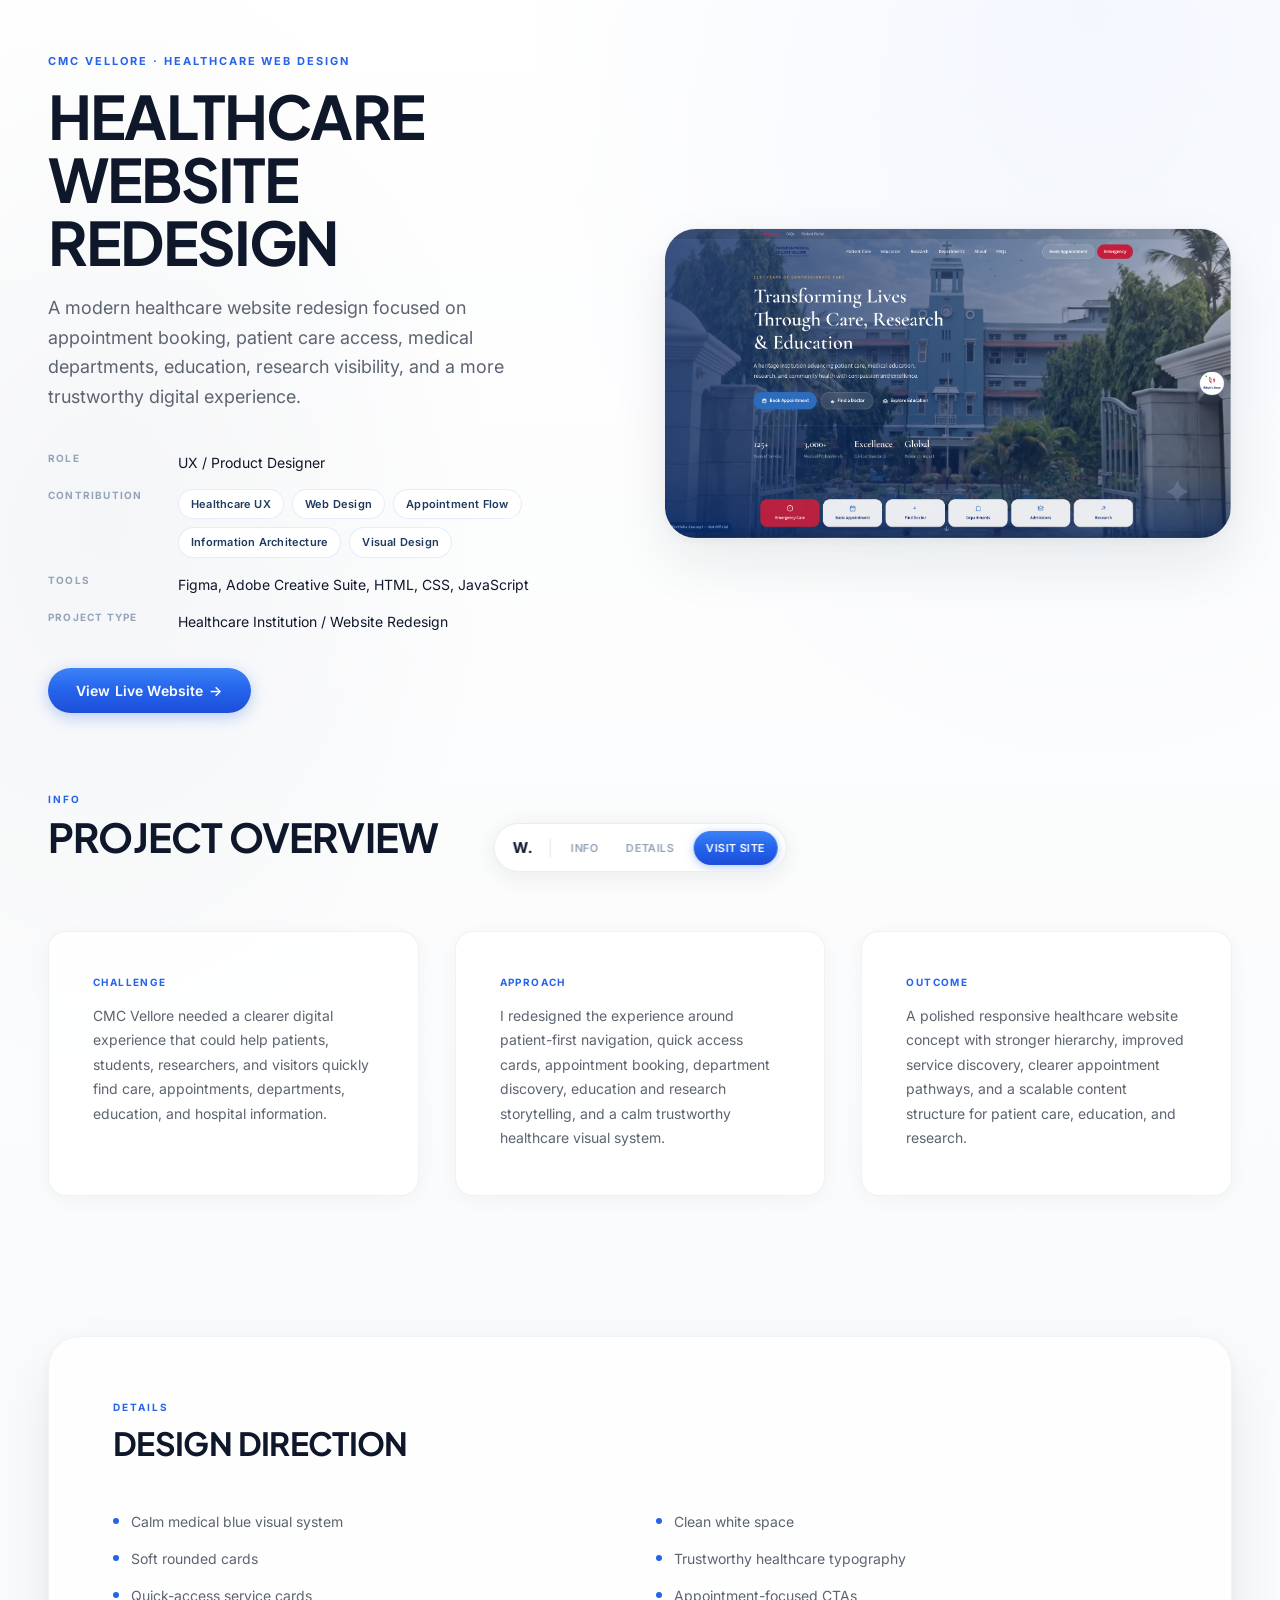
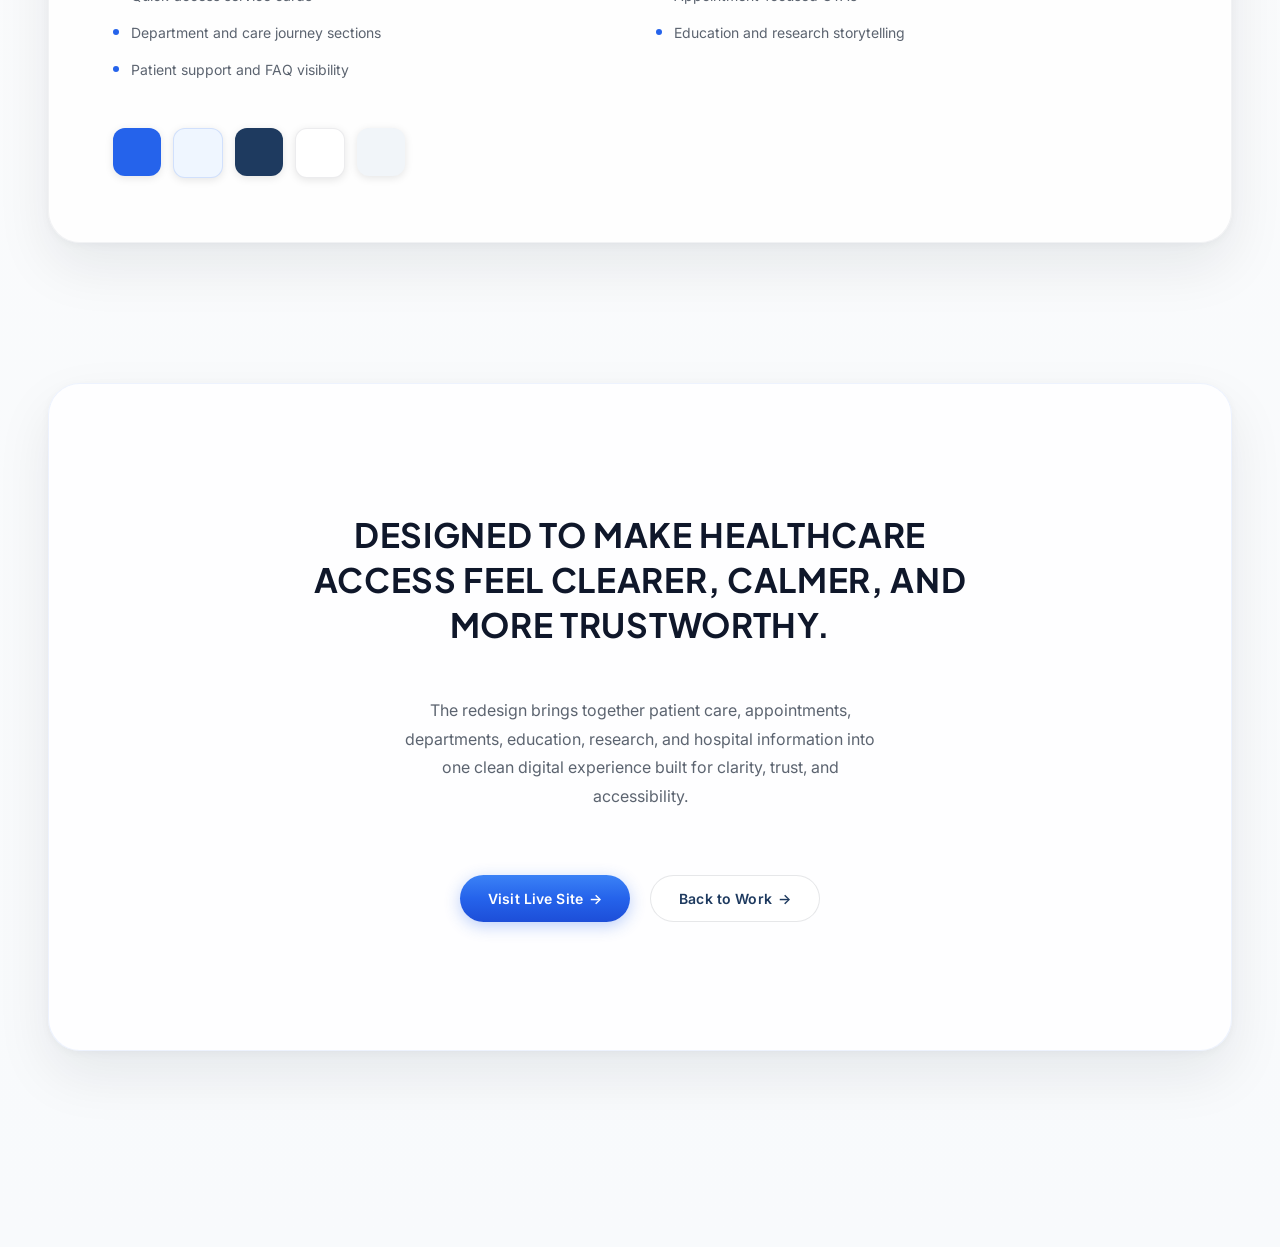
<file: projects/cmc-healthcare.html>
<!DOCTYPE html>
<html lang="en" data-theme="light">
<head>
  <meta charset="UTF-8">
  <meta name="viewport" content="width=device-width, initial-scale=1.0">
  <title>CMC Vellore Healthcare Website Redesign | Ajith Alphonse</title>
  <link rel="icon" type="image/jpeg" href="../assets/profile.jpg">
  <link rel="preconnect" href="https://fonts.googleapis.com" />
  <link rel="preconnect" href="https://fonts.gstatic.com" crossorigin />
  <link href="https://fonts.googleapis.com/css2?family=Inter:wght@400;500;600;700&family=Plus+Jakarta+Sans:wght@600;700&display=swap" rel="stylesheet" />
  <link rel="stylesheet" href="cmc-healthcare.css">
</head>
<body class="cmc-case">
  <nav id="cmcDock" class="cmc-dock" aria-label="Case study navigation">
    <a href="../index.html#work" class="cmc-dock__mark" aria-label="Back to portfolio">W.</a>
    <span class="cmc-dock__divider" aria-hidden="true"></span>
    <a href="#info" class="cmc-dock__tab" data-section="info">Info</a>
    <a href="#details" class="cmc-dock__tab" data-section="details">Details</a>
    <a
      href="https://ajith-arch.github.io/christianmedicalcollege/"
      class="cmc-dock__tab cmc-dock__tab--visit"
      target="_blank"
      rel="noopener noreferrer"
    >Visit Site</a>
  </nav>

  <main class="cmc-main">
    <!-- Hero -->
    <section id="hero" class="cmc-hero cmc-reveal" aria-labelledby="cmc-hero-title">
      <div class="cmc-hero__inner">
        <div class="cmc-hero__copy">
          <p class="cmc-hero__label">CMC Vellore · Healthcare Web Design</p>
          <h1 id="cmc-hero-title" class="cmc-hero__title">Healthcare Website Redesign</h1>
          <p class="cmc-hero__lead">
            A modern healthcare website redesign focused on appointment booking, patient care access, medical departments, education, research visibility, and a more trustworthy digital experience.
          </p>

          <dl class="cmc-hero__meta">
            <div class="cmc-hero__meta-row">
              <dt>Role</dt>
              <dd>UX / Product Designer</dd>
            </div>
            <div class="cmc-hero__meta-row">
              <dt>Contribution</dt>
              <dd>
                <ul class="cmc-chips">
                  <li>Healthcare UX</li>
                  <li>Web Design</li>
                  <li>Appointment Flow</li>
                  <li>Information Architecture</li>
                  <li>Visual Design</li>
                </ul>
              </dd>
            </div>
            <div class="cmc-hero__meta-row">
              <dt>Tools</dt>
              <dd>Figma, Adobe Creative Suite, HTML, CSS, JavaScript</dd>
            </div>
            <div class="cmc-hero__meta-row">
              <dt>Project type</dt>
              <dd>Healthcare Institution / Website Redesign</dd>
            </div>
          </dl>

          <a
            class="cmc-btn cmc-btn--primary"
            href="https://ajith-arch.github.io/christianmedicalcollege/"
            target="_blank"
            rel="noopener noreferrer"
          >
            View Live Website <span class="cmc-btn__arrow" aria-hidden="true">→</span>
          </a>
        </div>

        <div class="cmc-hero__visual">
          <figure class="cmc-media cmc-media--hero">
            <img
              src="../assets/cmcpage.png"
              alt="CMC Vellore healthcare website redesign — homepage preview"
              class="cmc-media__img"
              width="1600"
              height="900"
              decoding="async"
              fetchpriority="high"
            />
          </figure>
        </div>
      </div>
    </section>

    <!-- Project Overview -->
    <section id="info" class="cmc-section cmc-section--info cmc-reveal" aria-labelledby="cmc-info-title">
      <header class="cmc-section__head">
        <p class="cmc-section__eyebrow">Info</p>
        <h2 id="cmc-info-title" class="cmc-section__title">Project overview</h2>
      </header>

      <div class="cmc-overview">
        <article class="cmc-overview__card">
          <h3 class="cmc-overview__label">Challenge</h3>
          <p class="cmc-overview__text">
            CMC Vellore needed a clearer digital experience that could help patients, students, researchers, and visitors quickly find care, appointments, departments, education, and hospital information.
          </p>
        </article>
        <article class="cmc-overview__card">
          <h3 class="cmc-overview__label">Approach</h3>
          <p class="cmc-overview__text">
            I redesigned the experience around patient-first navigation, quick access cards, appointment booking, department discovery, education and research storytelling, and a calm trustworthy healthcare visual system.
          </p>
        </article>
        <article class="cmc-overview__card">
          <h3 class="cmc-overview__label">Outcome</h3>
          <p class="cmc-overview__text">
            A polished responsive healthcare website concept with stronger hierarchy, improved service discovery, clearer appointment pathways, and a scalable content structure for patient care, education, and research.
          </p>
        </article>
      </div>
    </section>

    <!-- Design Direction -->
    <section id="details" class="cmc-section cmc-section--details cmc-reveal" aria-labelledby="cmc-details-title">
      <div class="cmc-direction">
        <header class="cmc-direction__head">
          <p class="cmc-section__eyebrow">Details</p>
          <h2 id="cmc-details-title" class="cmc-direction__title">Design direction</h2>
        </header>
        <ul class="cmc-direction__list">
          <li>Calm medical blue visual system</li>
          <li>Clean white space</li>
          <li>Soft rounded cards</li>
          <li>Trustworthy healthcare typography</li>
          <li>Quick-access service cards</li>
          <li>Appointment-focused CTAs</li>
          <li>Department and care journey sections</li>
          <li>Education and research storytelling</li>
          <li>Patient support and FAQ visibility</li>
        </ul>
        <div class="cmc-direction__swatches" aria-hidden="true">
          <span class="cmc-swatch cmc-swatch--blue" title="Medical blue"></span>
          <span class="cmc-swatch cmc-swatch--soft" title="Soft blue"></span>
          <span class="cmc-swatch cmc-swatch--navy" title="Deep navy"></span>
          <span class="cmc-swatch cmc-swatch--white" title="White"></span>
          <span class="cmc-swatch cmc-swatch--gray" title="Light gray"></span>
        </div>
      </div>
    </section>

    <!-- Final Impact -->
    <section id="impact" class="cmc-section cmc-section--impact cmc-reveal" aria-labelledby="cmc-impact-title">
      <div class="cmc-impact">
        <h2 id="cmc-impact-title" class="cmc-impact__title">
          Designed to make healthcare access feel clearer, calmer, and more trustworthy.
        </h2>
        <p class="cmc-impact__text">
          The redesign brings together patient care, appointments, departments, education, research, and hospital information into one clean digital experience built for clarity, trust, and accessibility.
        </p>
        <div class="cmc-impact__actions">
          <a
            class="cmc-btn cmc-btn--primary"
            href="https://ajith-arch.github.io/christianmedicalcollege/"
            target="_blank"
            rel="noopener noreferrer"
          >
            Visit Live Site <span class="cmc-btn__arrow" aria-hidden="true">→</span>
          </a>
          <a class="cmc-btn cmc-btn--ghost" href="../index.html#work">
            Back to Work <span class="cmc-btn__arrow" aria-hidden="true">→</span>
          </a>
        </div>
      </div>
    </section>
  </main>

  <script src="../js/cmc-healthcare-case.js"></script>
  <script>
    document.addEventListener('DOMContentLoaded', function () {
      if (typeof initCmcHealthcareCase === 'function') initCmcHealthcareCase();
    });
  </script>
</body>
</html>
</file>
<file: styles.css>
/* ===== CSS Variables ===== */
:root {
    --color-bg: #FFFFFF;
    --color-white: #FFFFFF;
    --color-text-primary: #1A1A1A;
    --color-text-secondary: #666666;
    --color-text-muted: #999999;
    --color-accent: #3730A3;
    --color-accent-light: #E0E7FF;
    --color-border: #E5E5E5;
    --color-border-light: #F0F0F0;
    
    --font-display: "SF Pro Display", "SF Pro Text", -apple-system, BlinkMacSystemFont, "Helvetica Neue", Helvetica, Arial, sans-serif;
    --font-body: "SF Pro Display", "SF Pro Text", -apple-system, BlinkMacSystemFont, "Helvetica Neue", Helvetica, Arial, sans-serif;
    
    --spacing-xs: 4px;
    --spacing-sm: 8px;
    --spacing-md: 16px;
    --spacing-lg: 24px;
    --spacing-xl: 40px;
    --spacing-2xl: 64px;
    --spacing-3xl: 96px;
    
    --radius-sm: 6px;
    --radius-md: 12px;
    --radius-lg: 20px;
    --radius-xl: 24px;
    --radius-full: 9999px;
    
    --shadow-sm: 0 1px 2px rgba(0,0,0,0.04);
    --shadow-md: 0 4px 12px rgba(0,0,0,0.06);
    --shadow-lg: 0 8px 30px rgba(0,0,0,0.08);
    
    --transition-fast: 150ms ease;
    --transition-base: 250ms ease;
    /* Theme-aware default cursor asset (light by default). */
    --cursor-default-asset: url('assets/cursor-default.png');
}

html[data-theme="dark"] {
    --color-bg: #0f1218;
    --color-white: #151a22;
    --color-text-primary: #edf1f8;
    --color-text-secondary: #b0b9c9;
    --color-text-muted: #8a93a3;
    --color-accent: #8ea8ff;
    --color-accent-light: rgba(142, 168, 255, 0.16);
    --color-border: #2a3140;
    --color-border-light: #202633;
    --shadow-sm: 0 1px 2px rgba(0, 0, 0, 0.22);
    --shadow-md: 0 4px 12px rgba(0, 0, 0, 0.26);
    --shadow-lg: 0 8px 24px rgba(0, 0, 0, 0.3);
    /* In dark mode, switch the default cursor to white. */
    --cursor-default-asset: url('assets/cursor-white.png');
}

/* ===== Reset & Base ===== */
*, *::before, *::after {
    margin: 0;
    padding: 0;
    box-sizing: border-box;
}

html {
    scroll-behavior: smooth;
    /* Fixed floating nav: anchor jumps (e.g. #work) clear the header */
    scroll-padding-top: 88px;
}

body {
    font-family: var(--font-body);
    font-size: 16px;
    line-height: 1.6;
    color: var(--color-text-primary);
    background-color: var(--color-bg);
    -webkit-font-smoothing: antialiased;
    -moz-osx-font-smoothing: grayscale;
}

a {
    text-decoration: none;
    color: inherit;
}

img {
    max-width: 100%;
    height: auto;
    display: block;
}

button {
    font-family: inherit;
    border: none;
    background: none;
}

/* Custom cursor – default (black) and hover (yellow) */
html, body {
    /* Uses theme variable; hotspot coordinates preserved. */
    cursor: var(--cursor-default-asset) 2 2, auto;
}
a, button, .nav-link, .filter-btn, .project-card, .project-hero-media-link,
.project-hero-link, .back-link, .footer-link, .nav-avatar {
    cursor: url('assets/cursor-active.png') 2 2, pointer;
}

/* ===== Mobile Warning ===== */
.mobile-warning {
    display: none;
    position: fixed;
    inset: 0;
    background: var(--color-white);
    z-index: 9999;
    justify-content: center;
    align-items: center;
    padding: var(--spacing-xl);
}

.mobile-warning-content {
    text-align: center;
    max-width: 320px;
}

.mobile-icon {
    font-size: 48px;
    margin-bottom: var(--spacing-lg);
}

.mobile-warning h2 {
    font-family: var(--font-display);
    font-size: 24px;
    font-weight: 600;
    margin-bottom: var(--spacing-md);
    color: var(--color-text-primary);
}

.mobile-warning p {
    color: var(--color-text-secondary);
    font-size: 15px;
    line-height: 1.7;
}

@media (max-width: 1024px) {
    .mobile-warning {
        display: none;
    }
}

/* ===== Layout ===== */
.desktop-content {
    min-height: 100vh;
    display: flex;
    flex-direction: column;
}

.main {
    flex: 1;
    max-width: 1200px;
    margin: 0 auto;
    padding: 0 var(--spacing-xl);
    width: 100%;
}

/* ===== Header & Navigation ===== */
/* Floating nav only: no full-width bar; overlays the hero */
.header {
    position: fixed;
    top: 0;
    left: 0;
    right: 0;
    background: transparent;
    border-bottom: none;
    backdrop-filter: none;
    -webkit-backdrop-filter: none;
    z-index: 100;
    pointer-events: none;
}

.header .nav,
.header .nav * {
    pointer-events: auto;
}

.nav {
    max-width: none;
    margin: 0 auto;
    padding: var(--spacing-lg) var(--spacing-xl);
    display: flex;
    align-items: center;
    justify-content: center;
    gap: var(--spacing-md);
    position: relative;
}

.nav-avatar {
    width: 48px;
    height: 48px;
    border-radius: var(--radius-full);
    object-fit: cover;
}

.nav-links {
    display: flex;
    align-items: center;
    gap: var(--spacing-sm);
    background: var(--color-white);
    padding: 6px;
    border-radius: var(--radius-full);
    border: 1px solid var(--color-border);
    height: 48px;
}

.nav-link {
    padding: var(--spacing-sm) 22px;
    font-size: 15px;
    font-weight: 500;
    color: var(--color-text-secondary);
    border-radius: var(--radius-full);
    transition: var(--transition-fast);
}

.nav-link:hover {
    color: var(--color-text-primary);
    background: var(--color-border-light);
}

.nav-link.active {
    color: var(--color-text-primary);
    background: var(--color-white);
    box-shadow: var(--shadow-sm);
}

/* ===== Theme Toggle ===== */
.theme-toggle {
    position: absolute;
    right: var(--spacing-xl);
    top: 50%;
    transform: translateY(-50%);
    width: 64px;
    height: 36px;
    border-radius: var(--radius-full);
    border: 1px solid rgba(0, 0, 0, 0.16);
    background: rgba(255, 255, 255, 0.98);
    padding: 2px;
    display: inline-flex;
    align-items: center;
    justify-content: center;
    box-shadow: 0 1px 4px rgba(0, 0, 0, 0.08);
    transition: background-color var(--transition-fast), border-color var(--transition-fast), box-shadow var(--transition-fast);
    z-index: 2;
}

.theme-toggle:focus-visible {
    outline: 2px solid var(--color-accent);
    outline-offset: 2px;
}

.theme-toggle__track {
    width: 100%;
    height: 100%;
    display: flex;
    align-items: center;
    justify-content: space-between;
    padding: 0 9px;
    position: relative;
}

.theme-toggle__icon {
    font-size: 13px;
    line-height: 1;
    color: var(--color-text-muted);
    user-select: none;
}

.theme-toggle__thumb {
    position: absolute;
    left: 2px;
    top: 2px;
    width: 28px;
    height: 28px;
    border-radius: var(--radius-full);
    background: var(--color-bg);
    border: 1px solid var(--color-border-light);
    transition: transform var(--transition-base), background-color var(--transition-fast), border-color var(--transition-fast);
}

html[data-theme="dark"] .theme-toggle__thumb {
    transform: translateX(28px);
}

@media (prefers-reduced-motion: reduce) {
    .theme-toggle,
    .theme-toggle__thumb {
        transition: none;
    }
}

/* ===== Hero Section ===== */
.hero {
    position: relative;
    width: 100%;
    max-width: none;
    margin: 0;
    /* Fill viewport reliably (mobile toolbars / fullscreen); portrait pinned to bottom via flex */
    min-height: 100vh;
    min-height: 100svh;
    min-height: 100dvh;
    /* Flush to top: floating nav overlays; no page-level band above video */
    padding: 0;
    padding-bottom: 0;
    display: flex;
    flex-direction: column;
    align-items: stretch;
    overflow: hidden;
    background: var(--color-bg);
}

/* If the hero itself is taken fullscreen via the Fullscreen API */
.hero:fullscreen {
    min-height: 100%;
    height: 100%;
}

.hero-bg-video {
    position: absolute;
    inset: 0;
    width: 100%;
    height: 100%;
    min-width: 100%;
    min-height: 100%;
    object-fit: cover;
    object-position: center;
    z-index: 0;
    pointer-events: none;
}

/* Top-left intro overlay — does not affect portrait layout (absolute; portrait stays centered in .hero-inner) */
.hero-identity {
    position: absolute;
    z-index: 2;
    top: clamp(88px, 11vw, 120px);
    left: 100px;
    /* left: clamp(40px, 4vw, 48px); */
    max-width: min(300px, 36vw);
    padding: clamp(14px, 2vw, 20px) clamp(16px, 2.2vw, 22px);
    text-align: left;
    pointer-events: none;
    max-width: 800px;
    /* background: rgba(255, 255, 255, 0.42);
    backdrop-filter: blur(14px);
    -webkit-backdrop-filter: blur(14px);
    border-radius: var(--radius-lg);
    border: 1px solid rgba(255, 255, 255, 0.55);
    box-shadow: 0 8px 32px rgba(0, 0, 0, 0.05); */
}

.hero-identity-name {
    font-family: var(--font-display);
    font-size: 50px;
    font-weight: 800;
    letter-spacing: -0.02em;
    line-height: 1.15;
    color: var(--color-text-primary);
    margin: 0 0 20px 0px;
}

.hero-identity-line {
    font-family: var(--font-body);
    font-size: clamp(0.8125rem, 1.15vw, 0.9375rem);
    font-weight: 500;
    line-height: 1.45;
    color: var(--color-text-secondary);
    margin: 0 0 0.35rem;
}

.hero-identity-line--muted {
    font-weight: 400;
    color: var(--color-text-muted);
    margin-bottom: 0.75rem;
}

.hero-identity-chip-wrap {
    margin: 0;
}

.hero-identity-chip {
    display: inline-block;
    font-family: var(--font-body);
    font-size: 12px;
    font-weight: 500;
    letter-spacing: 0.02em;
    color: var(--color-text-secondary);
    padding: 6px 12px;
    border-radius: var(--radius-full);
    background: rgba(255, 255, 255, 0.72);
    border: 1px solid rgba(229, 229, 229, 0.9);
    box-shadow: var(--shadow-sm);
}

/* Dark theme contrast fix for hero experience chip */
html[data-theme="dark"] .hero-identity-chip {
    color: var(--color-text-primary);
    background: rgba(21, 26, 34, 0.88);
    border-color: rgba(255, 255, 255, 0.16);
}

@media (min-width: 769px) and (max-width: 900px) {
    .hero-identity {
        max-width: min(260px, 42vw);
        top: clamp(80px, 14vw, 108px);
        left: clamp(14px, 3vw, 28px);
        padding: 12px 14px;
    }

    .hero-identity-name {
        font-size: clamp(1.25rem, 4vw, 1.5rem);
        margin-bottom: 0.5rem;
    }
}

@media (min-width: 769px) and (max-width: 900px) {
    .hero-identity {
        max-width: min(220px, calc(48vw - 8px));
        top: 76px;
        left: 12px;
        padding: 10px 12px;
        border-radius: var(--radius-md);
    }

    .hero-identity-line {
        font-size: 0.75rem;
    }

    .hero-identity-chip {
        font-size: 11px;
        padding: 5px 10px;
    }
}

@media (min-width: 769px) and (max-height: 700px) {
    .hero-identity {
        top: clamp(76px, 12vh, 96px);
        padding: 10px 14px;
    }

    .hero-identity-name {
        margin-bottom: 0.4rem;
        font-size: clamp(1.2rem, 3.5vh, 1.45rem);
    }

    .hero-identity-line {
        margin-bottom: 0.2rem;
    }

    .hero-identity-line--muted {
        margin-bottom: 0.5rem;
    }
}

.hero-inner {
    position: relative;
    z-index: 1;
    flex: 1 1 auto;
    min-height: 0;
    align-self: center;
    width: min(100%, 1100px);
    margin-inline: auto;
    padding-inline: clamp(12px, 3vw, 40px);
    display: flex;
    flex-direction: column;
    justify-content: flex-end;
    align-items: center;
}

.hero-layout {
    display: flex;
    justify-content: center;
    align-items: flex-end;
    flex: 0 0 auto;
    width: 100%;
    line-height: 0;
}

.portrait-wrapper {
    position: relative;
    margin: 0;
    width: min(100%, 760px);
    display: block;
    line-height: 0;
    /* Subpixel / baseline gap under images in fullscreen */
    margin-bottom: -2px;
    transform: translateY(1px);
    will-change: transform;
}

.portrait {
    display: block;
    width: 100%;
    height: auto;
    object-fit: contain;
    object-position: center bottom;
    user-select: none;
    -webkit-user-drag: none;
}

.portrait-anime {
    position: relative;
    z-index: 1;
}

.portrait-real {
    position: absolute;
    inset: 0;
    z-index: 2;
}

.portrait-canvas {
    display: none;
    position: absolute;
    inset: 0;
    z-index: 3;
    width: 100%;
    height: 100%;
    pointer-events: auto;
}

.portrait-wrapper.reveal-active .portrait-real {
    visibility: hidden;
}

.portrait-wrapper.reveal-active .portrait-canvas {
    display: block;
}

@media (min-width: 1024px) and (max-width: 1440px) {
    .portrait-wrapper {
        width: min(100%, 800px);
    }
}

@media (max-width: 640px) {
    .hero {
        padding: 0;
        padding-bottom: 0;
        min-height: 100vh;
        min-height: 100svh;
        min-height: 100dvh;
    }

    .hero-inner {
        width: min(100%, 520px);
    }

    .portrait-wrapper {
        width: min(100%, 520px);
    }
}

/*
 * =========================================================================
 * EXPERIMENTAL: fixed background video + sticky hero stage + hero fade
 * -------------------------------------------------------------------------
 * JS moves <video> to <body> as a fixed z-index:0 layer. .desktop-content
 * sits above at z-index:1. Sticky .hero-pinned-stage + tail height; negative
 * margin on .main overlaps the tail. Scroll JS only fades the hero
 * foreground — project cards are not scroll-driven (no inner transforms).
 * -------------------------------------------------------------------------
 * TO DISABLE: Remove class "exp-scroll-hero" from <body> in index.html.
 * =========================================================================
 */

/* Off state: wrappers collapse; no layout side-effects */
body:not(.exp-scroll-hero) .hero-pinned-stage,
body:not(.exp-scroll-hero) .hero-foreground-scroll {
    display: contents;
}
body:not(.exp-scroll-hero) .hero-scroll-tail {
    display: none;
}

/*
 * Persistent video — JS reparents the <video> to <body> and adds .exp-stage-video.
 * z-index 0 on body; .desktop-content above at z-index 1. Never fades.
 */
body > .exp-stage-video {
    position: fixed !important;
    top: 0 !important;
    left: 0 !important;
    right: auto !important;
    bottom: auto !important;
    width: 100vw !important;
    height: 100vh !important;
    height: 100svh !important;
    height: 100dvh !important;
    min-width: 0 !important;
    min-height: 0 !important;
    max-width: none !important;
    object-fit: cover !important;
    object-position: center !important;
    z-index: 0 !important;
    pointer-events: none !important;
    opacity: 1 !important;
}

/* All page content renders above the fixed video */
body.exp-scroll-hero .desktop-content {
    position: relative;
    z-index: 1;
}

/* Hero: transparent so persistent video shows through */
body.exp-scroll-hero .hero {
    overflow: visible;
    min-height: 0;
    background: transparent;
}

/* Sticky foreground: pins to viewport while scrolling through hero + tail */
body.exp-scroll-hero .hero-pinned-stage {
    position: sticky;
    top: 0;
    align-self: stretch;
    width: 100%;
    min-height: 100vh;
    min-height: 100svh;
    min-height: 100dvh;
    display: flex;
    flex-direction: column;
}

body.exp-scroll-hero .hero-foreground-scroll {
    position: relative;
    flex: 1 1 auto;
    min-height: 0;
    width: 100%;
    display: flex;
    flex-direction: column;
    justify-content: flex-end;
    align-items: center;
    will-change: opacity, transform;
}

body.exp-scroll-hero .hero-scroll-tail {
    flex-shrink: 0;
    width: 100%;
    pointer-events: none;
    visibility: hidden;
}

/* Main: overlaps hero tail so cards enter viewport during the hero fade */
body.exp-scroll-hero .main {
    position: relative;
    margin-top: var(--exp-main-overlap, 0px);
    background: transparent;
}

html[data-theme="light"] body.exp-scroll-hero .main {
    background: #ffffff;
}

/* Projects: dark theme keeps gaps over video; light theme uses solid white */
body.exp-scroll-hero .projects {
    background: transparent;
    position: relative;
    z-index: 2;
}

html[data-theme="light"] body.exp-scroll-hero .projects {
    background: #ffffff;
}

/* Filter chips: frosted pill during stage, normal after */
body.exp-scroll-hero:not(.exp-past-hero-stage) .projects-filters {
    margin-top: 0;
    padding: 8px 12px;
    width: max-content;
    max-width: 100%;
    background: rgba(250, 250, 250, 0.5);
    backdrop-filter: blur(12px);
    -webkit-backdrop-filter: blur(12px);
    border-radius: var(--radius-full);
    border: 1px solid rgba(255, 255, 255, 0.65);
}

html[data-theme="dark"] body.exp-scroll-hero:not(.exp-past-hero-stage) .projects-filters {
    background: rgba(15, 18, 24, 0.56);
    border-color: rgba(255, 255, 255, 0.12);
}
body.exp-scroll-hero.exp-past-hero-stage .projects-filters {
    margin-top: 30px;
    padding: 0;
    width: auto;
    max-width: none;
    background: transparent;
    backdrop-filter: none;
    -webkit-backdrop-filter: none;
    border: none;
    border-radius: 0;
}

/* Footer: solid bg above video so page ending is clean */
body.exp-scroll-hero .footer {
    position: relative;
    background: var(--color-bg);
}

/* ===== About / Know Me Page ===== */
.about-body {
    background: radial-gradient(circle at top left, rgba(37, 99, 235, 0.08), transparent 55%), #FFFFFF;
}

.about-main {
    /* Fixed header no longer occupies flow; offset so content clears the floating nav */
    padding-top: calc(88px + var(--spacing-3xl));
    padding-bottom: var(--spacing-3xl);
}

.about-header-row {
    display: flex;
    align-items: center;
    justify-content: space-between;
    gap: var(--spacing-md);
    margin-bottom: var(--spacing-lg);
}

.about-back-link {
    margin-bottom: 0;
}

.about-back-link a {
    display: inline-flex;
    align-items: center;
    gap: 0.35em;
    font-size: 13px;
    line-height: 1.25;
    color: var(--color-text-secondary);
    text-decoration: none;
}

.about-back-link__arrow {
    font-size: 1.12em;
    line-height: 1;
}

.about-back-link__text {
    white-space: nowrap;
}

@media (max-width: 768px) {
    .about-back-link a {
        min-width: 40px;
        min-height: 40px;
        justify-content: center;
        font-size: 22px;
        gap: 0;
    }

    .about-back-link__text {
        display: none;
    }

    .about-back-link__arrow {
        font-size: 1em;
    }
}

.about-back-link a:hover {
    color: var(--color-text-primary);
}

.about-hero {
    margin-bottom: var(--spacing-2xl);
}

.about-kicker {
    font-size: 13px;
    font-weight: 600;
    text-transform: uppercase;
    letter-spacing: 0.12em;
    color: var(--color-accent);
    margin-bottom: var(--spacing-sm);
}

.about-title {
    font-family: var(--font-display);
    font-size: clamp(36px, 4vw, 44px);
    line-height: 1.15;
    letter-spacing: -0.02em;
    color: var(--color-text-primary);
}

.about-title em {
    font-style: italic;
    color: var(--color-accent);
}

.about-story {
    display: flex;
    flex-direction: column;
    gap: var(--spacing-xl);
}

.about-highlight {
    display: flex;
    justify-content: flex-start;
}

.about-pill {
    font-size: 13px;
    font-weight: 600;
    text-transform: uppercase;
    letter-spacing: 0.12em;
    color: var(--color-accent);
    background: rgba(37, 99, 235, 0.06);
    padding: 6px 14px;
    border-radius: 999px;
}

.about-grid {
    display: grid;
    grid-template-columns: minmax(0, 3fr) minmax(0, 2fr);
    gap: var(--spacing-2xl);
    align-items: flex-start;
}

.about-text {
    display: flex;
    flex-direction: column;
    gap: var(--spacing-md);
}

.about-paragraph {
    font-size: 16px;
    line-height: 1.8;
    color: var(--color-text-secondary);
}

.about-paragraph:first-child {
    position: relative;
}

.about-paragraph:first-child::before {
    content: "";
    position: absolute;
    left: -18px;
    top: 6px;
    width: 4px;
    height: calc(100% - 12px);
    border-radius: 999px;
    background: linear-gradient(to bottom, var(--color-accent), transparent);
}

.about-side-card {
    background: var(--color-white);
    border: 1px solid var(--color-border);
    border-radius: var(--radius-lg);
    padding: var(--spacing-lg);
    box-shadow: var(--shadow-sm);
}

.about-side-header {
    margin-bottom: var(--spacing-sm);
}

.about-side-label {
    display: inline-block;
    font-size: 11px;
    font-weight: 600;
    text-transform: uppercase;
    letter-spacing: 0.12em;
    color: var(--color-text-muted);
    margin-bottom: 4px;
}

.about-side-value {
    font-size: 14px;
    font-weight: 600;
    color: var(--color-text-primary);
}

.about-side-body p {
    font-size: 14px;
    line-height: 1.7;
    color: var(--color-text-secondary);
}

.about-side-grid {
    display: flex;
    flex-direction: column;
    gap: 14px;
}

.about-side-row {
    display: flex;
    flex-direction: column;
    gap: 6px;
    padding-bottom: 10px;
    border-bottom: 1px solid var(--color-border-light);
}

.about-side-row:last-child {
    border-bottom: none;
    padding-bottom: 0;
}

.about-side-key {
    font-size: 11px;
    font-weight: 600;
    text-transform: uppercase;
    letter-spacing: 0.1em;
    color: var(--color-text-muted);
}

.about-side-data {
    font-size: 14px;
    line-height: 1.6;
    color: var(--color-text-primary);
}

.about-focus-tags {
    display: flex;
    flex-wrap: wrap;
    gap: 8px;
    margin-top: 2px;
}

.about-focus-tag {
    display: inline-flex;
    align-items: center;
    padding: 6px 10px;
    border-radius: var(--radius-full);
    border: 1px solid var(--color-border);
    background: var(--color-bg);
    font-size: 11px;
    font-weight: 500;
    color: var(--color-text-secondary);
}

.about-quote {
    position: relative;
    margin-top: var(--spacing-lg);
    margin-bottom: var(--spacing-2xl);
    padding: var(--spacing-lg) var(--spacing-xl);
    border-radius: var(--radius-xl);
    background: radial-gradient(circle at top left, rgba(37, 99, 235, 0.12), transparent 60%), var(--color-white);
    border: 1px solid rgba(37, 99, 235, 0.15);
    box-shadow: var(--shadow-md);
}

.about-quote-mark {
    position: absolute;
    top: 18px;
    left: 24px;
    font-size: 40px;
    color: rgba(37, 99, 235, 0.4);
    font-family: var(--font-display);
}

.about-quote p {
    margin-left: 24px;
    font-size: 17px;
    line-height: 1.8;
    color: var(--color-text-primary);
}

@media (max-width: 900px) {
    .about-grid {
        grid-template-columns: 1fr;
    }

    .about-quote {
        padding: var(--spacing-lg);
    }
}

/* Know Me page: clear fixed nav on small screens without huge empty band */
@media (max-width: 768px) {
    .about-body .about-main {
        padding-top: calc(env(safe-area-inset-top, 0px) + 72px + var(--spacing-lg));
    }
}

/* ===== Projects Section ===== */
.projects {
    padding-bottom: var(--spacing-3xl);
    position: relative;
    z-index: 2;
}

.projects-filters {
    margin-top: 30px;
    display: flex;
    align-items: center;
    gap: var(--spacing-sm);
    margin-bottom: var(--spacing-xl);
}

.filter-btn {
    padding: var(--spacing-sm) var(--spacing-lg);
    font-size: 14px;
    font-weight: 500;
    color: var(--color-text-muted);
    background: var(--color-white);
    border: 1px solid var(--color-border);
    border-radius: var(--radius-full);
    transition: var(--transition-fast);
}

.filter-btn:hover {
    color: var(--color-text-secondary);
    border-color: var(--color-text-muted);
}

.filter-btn.active {
    color: var(--color-accent);
    border-color: var(--color-accent);
    background: var(--color-accent-light);
}

/* ===== Project Cards / Heroes ===== */
.projects-grid {
    display: flex;
    flex-direction: column;
    gap: var(--spacing-xl);
}

.project-hero-list {
    display: grid;
    grid-template-columns: repeat(2, minmax(0, 1fr));
    column-gap: 28px;
    row-gap: 40px;
    align-items: stretch;
}

.project-card {
    background: var(--color-white);
    border-radius: var(--radius-lg);
    border: 1px solid var(--color-border);
    box-shadow: 0 6px 24px rgba(0, 0, 0, 0.06);
    transition: box-shadow 0.25s ease, transform 0.25s ease, border-color 0.25s ease;
}

.project-card:hover {
    box-shadow: 0 12px 36px rgba(0, 0, 0, 0.1);
    border-color: rgba(0, 0, 0, 0.06);
    transform: translateY(-3px);
    transition: box-shadow 0.25s ease, transform 0.2s ease, border-color 0.25s ease;
}

html[data-theme="dark"] .project-card:hover {
    border-color: rgba(255, 255, 255, 0.08);
}

.project-hero {
    display: flex;
    flex-direction: column;
    padding: 0;
    height: 100%;
}

.project-hero-inner {
    display: flex;
    flex-direction: column;
    align-items: stretch;
    gap: 0;
    width: 100%;
    min-height: 100%;
    flex: 1 1 auto;
}

.project-hero-text {
    display: flex;
    flex-direction: column;
    gap: 12px;
    padding: 20px 22px 22px;
    flex: 1 1 auto;
}

.project-hero-eyebrow {
    font-size: 12px;
    font-weight: 600;
    letter-spacing: 0.1em;
    text-transform: uppercase;
    color: var(--color-text-muted);
}

.project-hero-title {
    font-family: var(--font-display);
    font-size: clamp(1.25rem, 2vw, 1.5rem);
    font-weight: 500;
    line-height: 1.3;
    letter-spacing: -0.02em;
    color: var(--color-text-primary);
}

.project-hero-title--oneplus-campus {
    font-family: "SF Pro Display", "SF Pro Text", -apple-system, BlinkMacSystemFont, "Helvetica Neue", Helvetica, Arial, sans-serif;
    font-weight: 600;
    letter-spacing: -0.015em;
}

.project-hero-desc {
    font-size: 15px;
    line-height: 1.65;
    color: var(--color-text-secondary);
    max-width: none;
}

.project-hero-list .project-hero .tag {
    padding: 6px 11px;
    font-size: 11px;
    font-weight: 500;
}

.project-tags {
    display: flex;
    flex-wrap: wrap;
    gap: 8px;
}

.tag {
    display: inline-flex;
    align-items: center;
    padding: 10px 14px;
    background: rgba(255, 255, 255, 0.95);
    border-radius: var(--radius-full);
    font-size: 12px;
    font-weight: 500;
    color: var(--color-text-primary);
    white-space: nowrap;
    border: 1px solid rgba(0, 0, 0, 0.06);
}

/* "Coming soon" announcement tag */
.tag-coming-soon {
    background: #ECFDF3;
    color: #15803D;
    border-color: rgba(22, 163, 74, 0.25);
    text-transform: uppercase;
    letter-spacing: 0.08em;
    font-size: 11px;
    padding: 6px 12px;
}

/* Coming soon chip (used outside .project-tags as well) */
.coming-soon-chip {
    display: inline-flex;
    align-items: center;
    justify-content: center;
    padding: 10px 14px;
    background: #E9FFF2;
    color: #1E7A3A;
    border: 1px solid rgba(30, 122, 58, 0.22);
    border-radius: var(--radius-full);
    text-transform: uppercase;
    letter-spacing: 0.08em;
    font-size: 12px;
    font-weight: 600;
    width: fit-content;
    box-shadow:
        0 6px 14px rgba(16, 185, 129, 0.14),
        inset 0 1px 0 rgba(255, 255, 255, 0.7);
}

/* University of Utah Tag */
.tag-university {
    display: inline-flex;
    align-items: center;
    gap: 6px;
    background: rgba(255, 255, 255, 0.98);
    border: 1px solid rgba(204, 0, 0, 0.15);
}

.tag-logo {
    width: 16px !important;
    height: 16px !important;
    max-width: 16px !important;
    max-height: 16px !important;
    min-width: 16px;
    min-height: 16px;
    object-fit: contain;
    flex-shrink: 0;
}

.tag img {
    width: 16px !important;
    height: 16px !important;
    max-width: 16px !important;
    max-height: 16px !important;
    object-fit: contain;
}

/* Dark mode: project tags — dark glass chip + light text (same language as .hero-identity-chip) */
html[data-theme="dark"] .tag:not(.tag-coming-soon):not(.tag-university) {
    color: var(--color-text-primary);
    background: rgba(21, 26, 34, 0.78);
    border-color: rgba(255, 255, 255, 0.14);
    -webkit-backdrop-filter: blur(10px);
    backdrop-filter: blur(10px);
    box-shadow: 0 1px 0 rgba(255, 255, 255, 0.06) inset;
}

html[data-theme="dark"] .tag-university {
    color: var(--color-text-primary);
    background: rgba(21, 26, 34, 0.82);
    border-color: rgba(204, 0, 0, 0.35);
    -webkit-backdrop-filter: blur(10px);
    backdrop-filter: blur(10px);
    box-shadow: 0 1px 0 rgba(255, 255, 255, 0.05) inset;
}

html[data-theme="dark"] .tag.tag-coming-soon {
    background: rgba(22, 163, 74, 0.2);
    color: #86efac;
    border-color: rgba(34, 197, 94, 0.35);
}

.project-title {
    font-family: var(--font-display);
    font-size: 36px;
    font-weight: 500;
    line-height: 1.25;
    color: var(--color-white);
    max-width: 700px;
    margin-bottom: 12px;
}

.project-subtitle {
    font-size: 16px;
    color: rgba(255, 255, 255, 0.75);
    margin-bottom: 28px;
    max-width: 600px;
}

/* Media Preview Box - For Video/GIF/Image */
.project-preview {
    margin-top: auto;
    border-radius: 16px;
    overflow: hidden;
    background: rgba(0, 0, 0, 0.2);
    aspect-ratio: 16/9;
    min-height: 320px;
    position: relative;
    border: 1px solid rgba(255, 255, 255, 0.1);
}

.project-preview img,
.project-preview video {
    width: 100%;
    height: 100%;
    object-fit: cover;
    display: block;
}

.project-preview.no-image {
    display: flex;
    align-items: center;
    justify-content: center;
    background: rgba(255, 255, 255, 0.08);
    color: rgba(255, 255, 255, 0.5);
    font-size: 14px;
    backdrop-filter: blur(8px);
}

.project-preview.no-image::after {
    content: 'Add preview video/GIF (1280×720px)';
    font-weight: 500;
}

/* Project card color variations */
.project-thumbnail.vyn-theme {
    background: linear-gradient(135deg, #0a0a0b 0%, #111113 50%, #18181b 100%);
}

.project-thumbnail.practo-theme {
    background: linear-gradient(135deg, #0D9488 0%, #14B8A6 50%, #2DD4BF 100%);
}

.project-thumbnail.search-theme {
    background: linear-gradient(135deg, #a570ff 0%, #a982fe 50%, #d5c8ff 100%);
}

.project-thumbnail.netsuite-theme {
    background: linear-gradient(135deg, #628cff 0%, #6a8dff 50%, #9ec3ff 100%);
}

.project-thumbnail.codebell-theme {
    background: linear-gradient(135deg, #a4ffe1 0%, #059669 50%, #b8ffeb 100%);
}

/* Codebell card – make gradient live on the outer card so it fills fully */
#project-codebell.project-card {
    background: linear-gradient(135deg, #ffffff 0%, #ffffff 50%, #ffffff 100%);
}

#project-codebell .project-thumbnail.codebell-theme {
    /* Remove inner background so we don't see a white strip */
    /* Remove inner background so we don't see a white strip */
    background: transparent;
    /* Keep spacing/layout consistent with other cards */
    padding: 32px 40px 40px;
    min-height: 520px;
    display: flex;
    flex-direction: column;
}

/* Practo Care AI card – move gradient to outer card to avoid white strip */
#project-practo-care-ai.project-card {
    background: linear-gradient(135deg, #0D9488 0%, #14B8A6 50%, #2DD4BF 100%);
}

#project-practo-care-ai .project-thumbnail.practo-theme {
    background: transparent;
}

.project-thumbnail.campusstore-theme {
    background: linear-gradient(135deg, #ff6767 0%, #ff2323 50%, #ffa7a7 100%);
}

.project-logo-text.practo {
    background: rgba(255, 255, 255, 0.2);
    color: white;
}

/* Override older nth-child background hacks to avoid forcing colors
   so each project uses its explicit theme class instead. */

/* Text logo for projects without image logo */
.project-logo-text {
    font-family: var(--font-display);
    font-size: 28px;
    font-weight: 600;
    color: var(--color-white);
    letter-spacing: -0.02em;
}

/* ===== Project hero media ===== */
.project-hero-media {
    display: block;
    width: 100%;
    flex-shrink: 0;
}

.project-hero-media-link {
    display: block;
    width: 100%;
}

.project-hero-media-frame {
    position: relative;
    border-radius: 24px;
    padding: 4px;
    background: linear-gradient(135deg, #1E3A8A 0%, #1E40AF 50%, #2563EB 100%);
    box-shadow: 0 22px 45px rgba(15, 23, 42, 0.16);
    overflow: hidden;
    aspect-ratio: 16 / 9;
}

.project-hero-media-frame::before {
    content: '';
    position: absolute;
    inset: 0;
    border-radius: inherit;
    background: radial-gradient(circle at 0% 0%, rgba(255,255,255,0.18), transparent 55%);
    pointer-events: none;
}

/* Work grid: flat 16:9 thumbnails (no heavy chrome) */
.project-hero-list > .project-card {
    overflow: hidden;
}

.project-hero-list .project-hero-media-frame {
    border-radius: 0;
    padding: 0;
    box-shadow: none;
    background: var(--color-border-light);
    border: none;
    aspect-ratio: 16 / 9;
}

.project-hero-list .project-hero-media-frame::before {
    display: none;
}

.project-hero-list .project-hero-media--search,
.project-hero-list .project-hero-media--netsuite,
.project-hero-list .project-hero-media--codebell,
.project-hero-list .project-hero-media--vyn,
.project-hero-list .project-hero-media--practo-ai,
.project-hero-list .project-hero-media--oneplus-campus,
.project-hero-list .project-hero-media--campus,
.project-hero-list .project-hero-media--campus-redesign,
.project-hero-list .project-hero-media--cmc-healthcare,
.project-hero-list .project-hero-media--baltic,
.project-hero-list .project-hero-media--solar {
    background: var(--color-border-light);
}

.project-hero-list .project-hero-media--airpods {
    background: linear-gradient(160deg, #1c1c1e 0%, #2c2c2e 45%, #0a0a0b 100%);
}

/* AirPods PDP — homepage card hover */
.project-hero--airpods .project-hero-media-frame {
    transition: transform 0.55s cubic-bezier(0.22, 1, 0.36, 1), box-shadow 0.45s ease;
    will-change: transform;
}

.project-hero--airpods:hover .project-hero-media-frame {
    transform: scale(1.035);
    box-shadow: 0 20px 48px rgba(0, 0, 0, 0.22);
}

/* AirPods card: Apple mark as thumbnail (SVG), centered on dark frame */
.project-hero--airpods .project-hero-poster--airpods-logo {
    object-fit: contain;
    padding: clamp(14%, 4.5vw, 20%) clamp(16%, 5vw, 22%);
    box-sizing: border-box;
    filter: invert(1);
    opacity: 0.9;
}

@media (prefers-reduced-motion: reduce) {
    .project-hero--airpods .project-hero-media-frame {
        transition: none;
    }

    .project-hero--airpods:hover .project-hero-media-frame {
        transform: none;
    }
}

/* Solar — homepage card: premium hover on preview */
.project-hero--solar .project-hero-media-frame {
    transition: transform 0.55s cubic-bezier(0.22, 1, 0.36, 1), box-shadow 0.45s ease;
    will-change: transform;
}

.project-hero--solar:hover .project-hero-media-frame {
    transform: scale(1.035);
    box-shadow: 0 20px 48px rgba(0, 0, 0, 0.18);
}

@media (prefers-reduced-motion: reduce) {
    .project-hero--solar .project-hero-media-frame {
        transition: none;
    }

    .project-hero--solar:hover .project-hero-media-frame {
        transform: none;
    }
}

/* OnePlus Campus — homepage card hover */
.project-hero--oneplus .project-hero-media-frame {
    transition: transform 0.55s cubic-bezier(0.22, 1, 0.36, 1), box-shadow 0.45s ease;
    will-change: transform;
}

.project-hero--oneplus:hover .project-hero-media-frame {
    transform: scale(1.035);
    box-shadow: 0 20px 48px rgba(204, 0, 0, 0.14);
}

@media (prefers-reduced-motion: reduce) {
    .project-hero--oneplus .project-hero-media-frame {
        transition: none;
    }

    .project-hero--oneplus:hover .project-hero-media-frame {
        transform: none;
    }
}

/* Campus Store Redesign — homepage card hover */
.project-hero--campus-redesign .project-hero-media-frame {
    transition: transform 0.55s cubic-bezier(0.22, 1, 0.36, 1), box-shadow 0.45s ease;
    will-change: transform;
}

.project-hero--campus-redesign:hover .project-hero-media-frame {
    transform: scale(1.035);
    box-shadow: 0 20px 48px rgba(204, 0, 0, 0.14);
}

.project-hero--campus-redesign .project-hero-thumb {
    transition: filter 0.45s ease;
}

.project-hero--campus-redesign:hover .project-hero-thumb {
    filter: brightness(1.03);
}

/* CMC Healthcare — homepage card hover */
.project-hero--cmc-healthcare .project-hero-media-frame {
    transition: transform 0.55s cubic-bezier(0.22, 1, 0.36, 1), box-shadow 0.45s ease;
    will-change: transform;
}

.project-hero--cmc-healthcare:hover .project-hero-media-frame {
    transform: scale(1.035);
    box-shadow: 0 20px 48px rgba(37, 99, 235, 0.14);
}

.project-hero--cmc-healthcare .project-hero-poster {
    object-fit: cover;
    object-position: top center;
    transition: filter 0.45s ease;
}

.project-hero--cmc-healthcare:hover .project-hero-poster {
    filter: brightness(1.02);
}

/* Baltic — homepage card hover */
.project-hero--baltic .project-hero-media-frame {
    transition: transform 0.55s cubic-bezier(0.22, 1, 0.36, 1), box-shadow 0.45s ease;
    will-change: transform;
}

.project-hero--baltic:hover .project-hero-media-frame {
    transform: scale(1.035);
    box-shadow: 0 20px 48px rgba(26, 24, 22, 0.18);
}

.project-hero--baltic .project-hero-poster {
    object-fit: cover;
    object-position: center;
    transition: filter 0.45s ease;
}

.project-hero--baltic:hover .project-hero-poster {
    filter: brightness(1.03);
}

@media (prefers-reduced-motion: reduce) {
    .project-hero--campus-redesign .project-hero-media-frame,
    .project-hero--cmc-healthcare .project-hero-media-frame,
    .project-hero--baltic .project-hero-media-frame {
        transition: none;
    }

    .project-hero--campus-redesign:hover .project-hero-media-frame,
    .project-hero--cmc-healthcare:hover .project-hero-media-frame,
    .project-hero--baltic:hover .project-hero-media-frame {
        transform: none;
    }
}

/* CTA arrow nudge on card hover */
.project-hero-link__arrow {
    display: inline-block;
    transition: transform 0.25s cubic-bezier(0.22, 1, 0.36, 1);
}

.project-card:hover .project-hero-link__arrow {
    transform: translateX(4px);
}

@media (prefers-reduced-motion: reduce) {
    .project-card:hover .project-hero-link__arrow {
        transform: none;
    }
}

/* CSS placeholder thumbnails (Campus Store + CMC Healthcare) */
.project-hero-thumb {
    position: absolute;
    inset: 0;
    display: flex;
    flex-direction: column;
    overflow: hidden;
    border-radius: 0;
}

.project-hero-thumb__bar {
    display: flex;
    align-items: center;
    gap: 8px;
    flex-shrink: 0;
    padding: 10px 14px;
    box-sizing: border-box;
}

.project-hero-thumb__bar--utah {
    background: linear-gradient(90deg, #b30000 0%, #cc0000 55%, #a80000 100%);
    color: #ffffff;
}

.project-hero-thumb__bar--medical {
    background: linear-gradient(90deg, #eff6ff 0%, #f8fafc 100%);
    color: #1e3a5f;
    border-bottom: 1px solid rgba(37, 99, 235, 0.1);
}

.project-hero-thumb__logo-mark {
    display: inline-flex;
    align-items: center;
    justify-content: center;
    width: 22px;
    height: 22px;
    border-radius: 4px;
    background: rgba(255, 255, 255, 0.95);
    color: #cc0000;
    font-size: 11px;
    font-weight: 700;
    line-height: 1;
}

.project-hero-thumb__cross {
    display: inline-block;
    width: 18px;
    height: 18px;
    border-radius: 50%;
    background: linear-gradient(135deg, #2563eb 0%, #1d4ed8 100%);
    position: relative;
    flex-shrink: 0;
}

.project-hero-thumb__cross::before,
.project-hero-thumb__cross::after {
    content: "";
    position: absolute;
    background: #ffffff;
    border-radius: 1px;
}

.project-hero-thumb__cross::before {
    width: 8px;
    height: 2px;
    top: 50%;
    left: 50%;
    transform: translate(-50%, -50%);
}

.project-hero-thumb__cross::after {
    width: 2px;
    height: 8px;
    top: 50%;
    left: 50%;
    transform: translate(-50%, -50%);
}

.project-hero-thumb__bar-title {
    font-size: 11px;
    font-weight: 600;
    letter-spacing: 0.04em;
}

.project-hero-thumb__canvas {
    flex: 1 1 auto;
    display: flex;
    flex-direction: column;
    gap: 12px;
    padding: 14px 16px 16px;
    background: linear-gradient(180deg, #fafafa 0%, #f5f5f7 100%);
    box-sizing: border-box;
    min-height: 0;
}

.project-hero-thumb__canvas--medical {
    background: linear-gradient(180deg, #ffffff 0%, #f8fafc 55%, #f1f5f9 100%);
    gap: 14px;
}

.project-hero-thumb__hero-strip {
    height: 28%;
    min-height: 36px;
    border-radius: 8px;
    background: linear-gradient(105deg, rgba(204, 0, 0, 0.12) 0%, rgba(204, 0, 0, 0.04) 45%, #ffffff 100%);
    border: 1px solid rgba(204, 0, 0, 0.08);
}

.project-hero-thumb__product-grid {
    display: grid;
    grid-template-columns: repeat(3, 1fr);
    gap: 10px;
    flex: 1 1 auto;
    align-content: start;
}

.project-hero-thumb__product-card {
    aspect-ratio: 3 / 4;
    border-radius: 8px;
    background: #ffffff;
    border: 1px solid rgba(0, 0, 0, 0.06);
    box-shadow: 0 4px 14px rgba(0, 0, 0, 0.04);
    position: relative;
    overflow: hidden;
}

.project-hero-thumb__product-card::before {
    content: "";
    position: absolute;
    top: 0;
    left: 0;
    right: 0;
    height: 58%;
    background: linear-gradient(180deg, #f0f0f2 0%, #e8e8ed 100%);
}

.project-hero-thumb__product-card::after {
    content: "";
    position: absolute;
    bottom: 12%;
    left: 12%;
    right: 28%;
    height: 6px;
    border-radius: 3px;
    background: rgba(0, 0, 0, 0.08);
}

.project-hero-thumb__product-card--accent::before {
    background: linear-gradient(180deg, rgba(204, 0, 0, 0.15) 0%, rgba(204, 0, 0, 0.05) 100%);
}

.project-hero-thumb__appt-card {
    display: flex;
    flex-direction: column;
    gap: 8px;
    padding: 12px 14px;
    border-radius: 10px;
    background: #ffffff;
    border: 1px solid rgba(37, 99, 235, 0.12);
    box-shadow: 0 6px 20px rgba(37, 99, 235, 0.06);
}

.project-hero-thumb__appt-label {
    font-size: 9px;
    font-weight: 600;
    letter-spacing: 0.06em;
    text-transform: uppercase;
    color: #2563eb;
}

.project-hero-thumb__appt-slot {
    display: block;
    height: 8px;
    border-radius: 4px;
    background: #e2e8f0;
    max-width: 72%;
}

.project-hero-thumb__appt-slot--active {
    max-width: 48%;
    background: linear-gradient(90deg, #2563eb 0%, #3b82f6 100%);
    opacity: 0.85;
}

.project-hero-thumb__service-row {
    display: flex;
    flex-wrap: wrap;
    gap: 8px;
    align-items: center;
}

.project-hero-thumb__service-pill {
    display: block;
    height: 10px;
    width: 28%;
    border-radius: 999px;
    background: #e2e8f0;
}

.project-hero-thumb__service-pill--wide {
    width: 42%;
    background: rgba(37, 99, 235, 0.12);
}

.project-hero-list .project-hero-media--campus::before,
.project-hero-list .project-hero-media--oneplus-campus::before {
    display: none;
}

.project-hero-poster,
.project-hero-video {
    position: relative;
    z-index: 1;
    width: 100%;
    height: 100%;
    border-radius: 20px;
    object-fit: cover;
    display: block;
}

.project-hero-list .project-hero-poster,
.project-hero-list .project-hero-video {
    border-radius: 0;
}

.project-hero-video {
    opacity: 0;
    transition: opacity 0.25s ease;
}

.project-hero-media-frame.is-playing .project-hero-video {
    opacity: 1;
}

/* Campus Store hero – show raw video with no blue overlay */
.project-hero-media--campus {
    background: transparent;
}

.project-hero-media--campus::before {
    display: none;
}

#project-campus-store .project-hero-video {
    opacity: 1;
}

.project-hero-link {
    margin-top: 8px;
    font-size: 14px;
    font-weight: 500;
    color: var(--color-accent);
}

.project-hero-link:hover {
    text-decoration: underline;
}

.project-hero-link--soon {
    color: var(--color-text-secondary);
    pointer-events: none;
    cursor: url('assets/cursor-default.png') 2 2, default;
}

.project-hero-link--soon:hover {
    text-decoration: none;
}

/* Case study CTA present but not navigable (no detail pages) */
.project-hero-link--disabled {
    font-size: 14px;
    font-weight: 500;
    color: var(--color-accent);
    pointer-events: none;
    cursor: var(--cursor-default-asset) 2 2, default;
    opacity: 0.85;
}

.project-hero-link--disabled:hover {
    text-decoration: none;
}

.project-hero-list .project-hero-text .project-hero-link--disabled {
    margin-top: auto;
    padding-top: 10px;
}

.project-hero-media-link--static {
    cursor: url('assets/cursor-default.png') 2 2, default;
}

article.project-hero--coming-soon {
    cursor: url('assets/cursor-default.png') 2 2, default;
}

article.project-hero--coming-soon .project-hero-inner,
article.project-hero--coming-soon .project-hero-media-link--static {
    cursor: inherit;
}

/* Hero-specific gradients */
.project-hero-media--search {
    background: linear-gradient(135deg, #37ff73 0%, #007d2c 40%, #009947 100%);
}

.project-hero-media--netsuite {
    background: linear-gradient(135deg, #628cff 0%, #6a8dff 40%, #9ec3ff 100%);
}

.project-hero-media--codebell {
    background: linear-gradient(135deg, #10B981 0%, #059669 45%, #22c55e 100%);
}

.project-hero-media--vyn {
    background: linear-gradient(135deg, #0a0a0b 0%, #111113 40%, #18181b 100%);
}

.project-hero-media--practo-ai {
    background: linear-gradient(135deg, #0D9488 0%, #14B8A6 40%, #2DD4BF 100%);
}

/* Campus Store OnePlus — static PDP / branding thumbnail */
.project-hero-media--oneplus-campus {
    background: linear-gradient(145deg, #0d0d0f 0%, #161618 55%, #0a0a0c 100%);
}

.project-hero-media--campus-redesign {
    background: linear-gradient(160deg, #fafafa 0%, #f5f5f7 100%);
}

.project-hero-media--cmc-healthcare {
    background: linear-gradient(160deg, #f8fafc 0%, #eff6ff 100%);
}

.project-hero-media--baltic {
    background: linear-gradient(160deg, #2a2826 0%, #1c1b19 100%);
}

.project-hero-media--oneplus-campus::before {
    display: none;
}

.project-hero-media--campus {
    background: linear-gradient(135deg, #1E3A5F 0%, #2563EB 40%, #3B82F6 100%);
}

@media (max-width: 1024px) {
    .project-hero-list {
        grid-template-columns: 1fr;
        row-gap: 28px;
    }
}

@media (max-width: 640px) {
    .project-hero-title {
        font-size: 1.25rem;
    }

    .project-hero-desc {
        font-size: 14px;
    }

    .project-hero-text {
        padding: 16px 18px 18px;
    }
}

/* ===== Footer ===== */
.footer {
    border-top: 1px solid var(--color-border);
    padding: var(--spacing-xl) 0;
    margin-top: auto;
}

.footer-content {
    max-width: 1200px;
    margin: 0 auto;
    padding: 0 var(--spacing-xl);
    display: flex;
    justify-content: space-between;
    align-items: center;
}

.footer-content p {
    font-size: 14px;
    color: var(--color-text-secondary);
}

.footer-links {
    display: flex;
    gap: var(--spacing-lg);
}

.footer-link {
    font-size: 14px;
    color: var(--color-text-secondary);
    transition: var(--transition-fast);
}

.footer-link:hover {
    color: var(--color-text-primary);
}

/* ===== Mobile / Responsive ===== */

/* Disable custom cursors on touch devices */
@media (hover: none), (pointer: coarse) {
    html, body,
    a, button, .nav-link, .filter-btn, .project-card, .project-hero-media-link,
    .project-hero-link, .back-link, .footer-link, .nav-avatar {
        cursor: auto !important;
    }
}

/* Disable card hover scale on touch — prevents sticky :hover on mobile */
@media (hover: none) {
    .project-card:hover {
        box-shadow: var(--shadow-md);
        border-color: var(--color-border);
        transform: none;
    }
}

/* ---- Tablet & below (≤1024px) ---- */
@media (max-width: 1024px) {
    .main {
        padding: 0 var(--spacing-lg);
    }
}

/* ---- Mobile (≤768px) ---- */
@media (max-width: 768px) {
    /* Nav: compact */
    .nav {
        padding: var(--spacing-md) var(--spacing-md);
        gap: var(--spacing-sm);
    }

    .theme-toggle {
        right: var(--spacing-md);
        width: 58px;
        height: 34px;
    }

    .theme-toggle__track {
        padding: 0 8px;
    }

    .theme-toggle__thumb {
        width: 26px;
        height: 26px;
    }

    html[data-theme="dark"] .theme-toggle__thumb {
        transform: translateX(24px);
    }

    .nav-avatar {
        width: 36px;
        height: 36px;
    }

    .nav-links {
        height: 40px;
        padding: 4px;
    }

    .nav-link {
        padding: 6px 14px;
        font-size: 13px;
    }

    html {
        scroll-padding-top: 64px;
    }

    /* Hero: tighter, centered identity, smaller portrait */
    .hero {
        min-height: 85vh;
        min-height: 85svh;
        min-height: 85dvh;
    }

    .hero-identity {
        position: relative;
        top: auto;
        left: auto;
        max-width: none;
        width: 100%;
        padding: 80px var(--spacing-lg) var(--spacing-md);
        text-align: center;
    }

    .hero-identity-name {
        font-size: clamp(1.75rem, 7vw, 2.25rem);
        margin-bottom: 0.5rem;
    }

    .hero-identity-line {
        font-size: 0.8125rem;
    }

    .hero-identity-chip {
        font-size: 11px;
        padding: 5px 10px;
    }

    .hero-inner {
        width: 100%;
        padding-inline: var(--spacing-md);
    }

    .portrait-wrapper {
        width: min(100%, 400px);
    }

    /* Main */
    .main {
        padding: 0 var(--spacing-md);
    }

    /* Projects */
    .projects-filters {
        margin-top: var(--spacing-lg);
        gap: 6px;
        margin-bottom: var(--spacing-lg);
        flex-wrap: wrap;
    }

    .filter-btn {
        padding: 6px var(--spacing-md);
        font-size: 13px;
    }

    .project-hero-list {
        row-gap: var(--spacing-lg);
        column-gap: var(--spacing-md);
    }

    .project-hero {
        padding: 0;
    }

    .project-hero-title {
        font-size: 22px;
    }

    .project-hero-desc {
        font-size: 14px;
        line-height: 1.6;
    }

    .project-hero-eyebrow {
        font-size: 12px;
    }

    .project-hero-text {
        gap: 12px;
    }

    /*
     * Whole-card reveal: JS sets body.home-mobile-reveal + IO toggles .mobile-hero-in-view
     * on .project-hero-inner so text + thumbnail move as one unit (no split merge).
     */
    body.home-mobile-reveal .project-hero-list > .project-card.project-hero .project-hero-inner {
        opacity: 0;
        transform: translate3d(0, 14px, 0);
        transition: opacity 0.42s ease, transform 0.42s ease;
    }

    body.home-mobile-reveal .project-hero-list > .project-card.project-hero .project-hero-inner.mobile-hero-in-view {
        opacity: 1;
        transform: translate3d(0, 0, 0);
    }

    .project-tags {
        gap: 6px;
    }

    .tag {
        padding: 6px 10px;
        font-size: 11px;
    }

    .project-hero-list .project-hero-media-frame {
        border-radius: 0;
    }

    .project-hero-list .project-hero-poster,
    .project-hero-list .project-hero-video {
        border-radius: 0;
    }

    /* Footer */
    .footer {
        padding: var(--spacing-lg) 0;
    }

    .footer-content {
        flex-direction: column;
        gap: var(--spacing-md);
        text-align: center;
        padding: 0 var(--spacing-lg);
    }

    .footer-links {
        justify-content: center;
    }
}

/* ---- Small mobile (≤480px) ---- */
@media (max-width: 480px) {
    .hero {
        min-height: 80vh;
        min-height: 80svh;
        min-height: 80dvh;
    }

    .hero-identity {
        padding: 68px var(--spacing-md) var(--spacing-sm);
    }

    .hero-identity-name {
        font-size: clamp(1.5rem, 6.5vw, 1.875rem);
    }

    .portrait-wrapper {
        width: min(100%, 300px);
    }

    .project-hero {
        padding: 0;
    }

    .project-card {
        border-radius: 14px;
    }

    .project-hero-title {
        font-size: 20px;
    }

    .project-hero-list .project-hero-media-frame {
        border-radius: 0;
    }

    .project-hero-list .project-hero-poster,
    .project-hero-list .project-hero-video {
        border-radius: 0;
    }
}

/* Disable experimental scroll effects on mobile */
@media (max-width: 768px) {
    body.exp-scroll-hero .hero {
        overflow: hidden;
        min-height: 85vh;
        min-height: 85svh;
        min-height: 85dvh;
        background: var(--color-bg);
    }

    body.exp-scroll-hero .hero-pinned-stage {
        position: relative;
        min-height: auto;
    }

    body.exp-scroll-hero .hero-foreground-scroll {
        will-change: auto;
    }

    body.exp-scroll-hero .hero-scroll-tail {
        display: none;
    }

    body.exp-scroll-hero .main {
        margin-top: 0;
        background: var(--color-bg);
    }

    body.exp-scroll-hero .projects {
        background: var(--color-bg);
    }

    body.exp-scroll-hero .projects-filters {
        margin-top: var(--spacing-lg);
        padding: 0;
        width: auto;
        max-width: none;
        background: transparent;
        backdrop-filter: none;
        -webkit-backdrop-filter: none;
        border: none;
        border-radius: 0;
    }

    body > .exp-stage-video {
        display: none !important;
    }

    body.exp-scroll-hero .desktop-content {
        position: static;
        z-index: auto;
    }

    body.exp-scroll-hero .footer {
        background: var(--color-bg);
    }
}

/* ===== Utility Classes ===== */
.hidden {
    display: none !important;
}

/* ===== Scrollbar Styling ===== */
::-webkit-scrollbar {
    width: 8px;
    height: 8px;
}

::-webkit-scrollbar-track {
    background: var(--color-bg);
}

::-webkit-scrollbar-thumb {
    background: var(--color-border);
    border-radius: var(--radius-full);
}

::-webkit-scrollbar-thumb:hover {
    background: var(--color-text-muted);
}
</file>
<file: projects/airpods-pdp.css>
/* AirPods PDP case study — Apple-style light adaptive gallery */

html {
    scroll-behavior: smooth;
}

body.airpods-case {
    --airpods-text: #6e6e73;
    --airpods-text-strong: #1d1d1f;
    --airpods-text-muted: #86868b;
    --airpods-nav-glass: rgba(250, 250, 250, 0.78);
    --airpods-title-caps: #6e6e73;
    --airpods-media-radius: clamp(20px, 2.2vw, 28px);
    --airpods-media-radius-inner: clamp(18px, 2vw, 24px);
    --airpods-media-shadow:
        0 1px 3px rgba(0, 0, 0, 0.045),
        0 12px 40px rgba(0, 0, 0, 0.065);
    --airpods-media-surface: rgba(255, 255, 255, 0.72);
    --airpods-media-edge: rgba(0, 0, 0, 0.055);

    margin: 0;
    min-height: 100vh;
    background: linear-gradient(180deg, #fafafa 0%, #f5f5f7 45%, #f2f2f2 100%);
    color: var(--airpods-text);
    font-family: "SF Pro Display", "SF Pro Text", -apple-system, BlinkMacSystemFont, "Helvetica Neue", Helvetica, Arial, sans-serif;
    -webkit-font-smoothing: antialiased;
}

body.airpods-case .airpods-top {
    position: sticky;
    top: 0;
    z-index: 20;
    display: grid;
    grid-template-columns: 1fr auto 1fr;
    align-items: center;
    gap: 16px;
    padding: 16px 20px;
    max-width: 2000px;
    margin: 0 auto;
    box-sizing: border-box;
    background: var(--airpods-nav-glass);
    -webkit-backdrop-filter: blur(16px) saturate(180%);
    backdrop-filter: blur(16px) saturate(180%);
    border-bottom: 1px solid rgba(0, 0, 0, 0.06);
}

body.airpods-case .airpods-back {
    justify-self: start;
    font-size: 13px;
    font-weight: 500;
    letter-spacing: 0.02em;
    color: var(--airpods-text-strong);
    text-decoration: none;
    transition: color 0.2s ease;
}

body.airpods-case .airpods-back:hover {
    color: #000000;
}

body.airpods-case .airpods-top .airpods-title {
    grid-column: 2;
    justify-self: center;
    font-size: 12px;
    font-weight: 600;
    letter-spacing: 0.12em;
    text-transform: uppercase;
    color: var(--airpods-title-caps);
}

body.airpods-case .airpods-stage {
    width: 100%;
    max-width: none;
    margin: 0;
    background: transparent;
}

body.airpods-case .airpods-column {
    box-sizing: border-box;
    max-width: min(1400px, 86vw);
    width: 82%;
    margin-left: auto;
    margin-right: auto;
    padding: clamp(28px, 4vh, 48px) 0 clamp(48px, 8vh, 96px);
}

/* Case study intro — matches media card chrome */
body.airpods-case .airpods-intro {
    box-sizing: border-box;
    width: 100%;
    max-width: 100%;
    margin: 0 0 clamp(36px, 5vw, 56px);
    padding: clamp(28px, 4vw, 52px) clamp(24px, 4vw, 48px);
    border-radius: var(--airpods-media-radius);
    overflow: hidden;
    background: #ffffff;
    border: 1px solid var(--airpods-media-edge);
    box-shadow: var(--airpods-media-shadow);
    text-align: left;
}

body.airpods-case .airpods-intro__layout {
    display: grid;
    grid-template-columns: minmax(0, 1fr) minmax(200px, min(38%, 360px));
    gap: clamp(24px, 4vw, 48px);
    align-items: center;
}

body.airpods-case .airpods-intro__copy {
    min-width: 0;
}

body.airpods-case .airpods-intro__visual {
    display: flex;
    align-items: center;
    justify-content: center;
    padding: clamp(12px, 2.5vw, 24px);
}

body.airpods-case .airpods-intro__apple-wrap {
    display: inline-flex;
    align-items: center;
    justify-content: center;
    padding: clamp(10px, 2vw, 18px);
    border-radius: clamp(16px, 2vw, 24px);
    background: rgba(245, 245, 247, 0.55);
    border: 1px solid rgba(0, 0, 0, 0.05);
    box-shadow:
        0 1px 3px rgba(0, 0, 0, 0.04),
        0 6px 22px rgba(0, 0, 0, 0.05);
    transition:
        transform 0.4s cubic-bezier(0.25, 0.1, 0.25, 1),
        box-shadow 0.4s ease,
        background 0.4s ease,
        border-color 0.4s ease;
}

body.airpods-case .airpods-intro__apple-wrap:hover {
    transform: scale(1.055);
    background: rgba(252, 252, 253, 0.92);
    border-color: rgba(0, 0, 0, 0.08);
    box-shadow:
        0 2px 6px rgba(0, 0, 0, 0.06),
        0 12px 32px rgba(0, 0, 0, 0.1),
        0 28px 56px rgba(0, 0, 0, 0.06);
}

body.airpods-case .airpods-intro__apple-wrap:hover .airpods-intro__apple {
    opacity: 1;
}

body.airpods-case .airpods-intro__apple {
    display: block;
    width: clamp(220px, 26vw, 320px);
    max-width: 100%;
    height: auto;
    object-fit: contain;
    opacity: 0.94;
    transition: opacity 0.35s ease;
}

body.airpods-case .airpods-intro__cta {
    display: inline-flex;
    align-items: center;
    justify-content: center;
    margin-top: clamp(22px, 3vw, 30px);
    padding: 12px 22px;
    border-radius: 999px;
    font-size: 14px;
    font-weight: 500;
    letter-spacing: 0.01em;
    line-height: 1.2;
    text-decoration: none;
    color: #ffffff;
    background: #1d1d1f;
    border: none;
    box-shadow:
        0 1px 2px rgba(0, 0, 0, 0.12),
        0 4px 14px rgba(0, 0, 0, 0.1);
    transition:
        transform 0.22s ease,
        box-shadow 0.22s ease,
        background 0.22s ease,
        filter 0.22s ease;
}

body.airpods-case .airpods-intro__cta:hover {
    transform: translateY(-1px);
    background: #000000;
    box-shadow:
        0 2px 6px rgba(0, 0, 0, 0.14),
        0 10px 28px rgba(0, 0, 0, 0.12);
    filter: brightness(1.05);
}

body.airpods-case .airpods-intro__cta:focus-visible {
    outline: none;
    box-shadow:
        0 0 0 3px rgba(255, 255, 255, 0.95),
        0 0 0 5px rgba(0, 125, 250, 0.45),
        0 4px 14px rgba(0, 0, 0, 0.12);
}

body.airpods-case .airpods-intro__cta:active {
    transform: translateY(0);
    filter: brightness(0.98);
}

@media (max-width: 720px) {
    body.airpods-case .airpods-intro__layout {
        grid-template-columns: 1fr;
        gap: clamp(20px, 4vw, 32px);
    }

    body.airpods-case .airpods-intro__visual {
        padding: clamp(12px, 3vw, 20px) 0 0;
        margin-top: clamp(4px, 1vw, 8px);
        border-top: 1px solid rgba(0, 0, 0, 0.06);
    }

    body.airpods-case .airpods-intro__apple {
        width: clamp(220px, 72vw, 300px);
    }
}

body.airpods-case .airpods-intro__eyebrow {
    margin: 0 0 14px;
    font-size: 11px;
    font-weight: 600;
    letter-spacing: 0.14em;
    text-transform: uppercase;
    color: var(--airpods-text-muted);
}

body.airpods-case .airpods-intro__title {
    margin: 0 0 18px;
    max-width: min(100%, 40rem);
    font-size: clamp(26px, 3.6vw, 38px);
    font-weight: 600;
    letter-spacing: -0.025em;
    line-height: 1.12;
    color: var(--airpods-text-strong);
}

body.airpods-case .airpods-intro__lead {
    margin: 0 0 22px;
    max-width: 62ch;
    font-size: clamp(15px, 1.85vw, 17px);
    font-weight: 400;
    line-height: 1.55;
    color: var(--airpods-text);
}

body.airpods-case .airpods-intro__role {
    margin: 0 0 24px;
    font-size: 13px;
    font-weight: 500;
    letter-spacing: 0.02em;
    line-height: 1.45;
    color: var(--airpods-text-strong);
}

body.airpods-case .airpods-intro__meta {
    display: grid;
    grid-template-columns: repeat(auto-fit, minmax(200px, 1fr));
    gap: 16px 32px;
    margin: 0;
    padding: 22px 0 0;
    border-top: 1px solid rgba(0, 0, 0, 0.06);
}

body.airpods-case .airpods-intro__meta-item {
    margin: 0;
}

body.airpods-case .airpods-intro__meta dt {
    margin: 0 0 6px;
    font-size: 11px;
    font-weight: 600;
    letter-spacing: 0.1em;
    text-transform: uppercase;
    color: var(--airpods-text-muted);
}

body.airpods-case .airpods-intro__meta dd {
    margin: 0;
    font-size: 14px;
    line-height: 1.45;
    color: var(--airpods-text-strong);
}

/* Gallery stack: adaptive → carousel → adaptive */
body.airpods-case .airpods-gallery-stack {
    display: flex;
    flex-direction: column;
    gap: clamp(40px, 6vw, 72px);
    width: 100%;
}

body.airpods-case .airpods-gallery-segment--empty {
    display: none;
}

body.airpods-case .airpods-stack-error {
    margin: 24px 0 0;
    text-align: center;
    font-size: 14px;
    color: var(--airpods-text-muted);
}

@media (max-width: 1024px) {
    body.airpods-case .airpods-column {
        max-width: min(1200px, 90vw);
        width: 86%;
    }
}

@media (max-width: 640px) {
    body.airpods-case .airpods-column {
        max-width: none;
        width: 92%;
    }
}

/* Adaptive gallery */
body.airpods-case .adaptive-gallery {
    display: flex;
    flex-direction: column;
    gap: clamp(20px, 3vw, 40px);
    width: 100%;
}

body.airpods-case .adaptive-gallery--loading {
    min-height: 40vh;
    opacity: 1;
    color: var(--airpods-text-muted);
    font-size: 14px;
    letter-spacing: 0.02em;
}

body.airpods-case .adaptive-gallery--error {
    padding: 48px 24px;
    text-align: center;
    font-size: 14px;
    color: var(--airpods-text-muted);
}

body.airpods-case .adaptive-gallery__row {
    width: 100%;
}

body.airpods-case .adaptive-gallery__row--grid2 {
    display: grid;
    grid-template-columns: 1fr 1fr;
    gap: clamp(12px, 2vw, 24px);
    align-items: start;
}

body.airpods-case .adaptive-gallery__row--full .adaptive-gallery__cell,
body.airpods-case .adaptive-gallery__row--portrait .adaptive-gallery__cell,
body.airpods-case .adaptive-gallery__row--squareSingle .adaptive-gallery__cell {
    margin: 0;
}

body.airpods-case .adaptive-gallery__row--full img,
body.airpods-case .adaptive-gallery__row--grid2 img,
body.airpods-case .adaptive-gallery__row--full video,
body.airpods-case .adaptive-gallery__row--grid2 video {
    width: 100%;
    height: auto;
    vertical-align: top;
    display: block;
    object-fit: contain;
    border-radius: 0;
}

body.airpods-case .adaptive-gallery__row--portrait {
    display: flex;
    justify-content: center;
}

body.airpods-case .adaptive-gallery__row--portrait img,
body.airpods-case .adaptive-gallery__row--portrait video {
    width: auto;
    max-width: min(560px, 88%);
    height: auto;
    display: block;
    object-fit: contain;
    border-radius: 0;
}

body.airpods-case .adaptive-gallery__row--squareSingle {
    display: flex;
    justify-content: center;
}

body.airpods-case .adaptive-gallery__row--squareSingle .adaptive-gallery__cell--single-square {
    width: 100%;
    max-width: min(720px, 56vw);
    margin: 0;
}

body.airpods-case .adaptive-gallery__row--squareSingle img,
body.airpods-case .adaptive-gallery__row--squareSingle video {
    width: 100%;
    height: auto;
    display: block;
    object-fit: contain;
    border-radius: 0;
}

body.airpods-case figure.adaptive-gallery__cell {
    margin: 0;
    border-radius: var(--airpods-media-radius);
    overflow: hidden;
    background: var(--airpods-media-surface);
    border: 1px solid var(--airpods-media-edge);
    box-shadow: var(--airpods-media-shadow);
    box-sizing: border-box;
}

/* Hero 1.png & closing 7.png: flat (no card radius / shadow / surface) */
body.airpods-case #airpodsGalleryBefore figure.adaptive-gallery__cell:has(img[src*="1.png"]),
body.airpods-case #airpodsGalleryBefore figure.adaptive-gallery__cell:has(img[src*="7.png"]) {
    border-radius: 0;
    overflow: visible;
    background: transparent;
    border: none;
    box-shadow: none;
}

/* Inline hero-style video: no chrome, silent autoplay */
body.airpods-case .adaptive-gallery__video {
    background: transparent;
    outline: none;
    -webkit-tap-highlight-color: transparent;
}

body.airpods-case .adaptive-gallery__video::-webkit-media-controls,
body.airpods-case .adaptive-gallery__video::-webkit-media-controls-enclosure {
    display: none !important;
}

body.airpods-case .adaptive-gallery__video::-webkit-media-controls-start-playback-button {
    display: none !important;
}

/* —— Feature showcase carousel (8–14) —— */
body.airpods-case .feature-sc {
    width: 100%;
    outline: none;
}

body.airpods-case .feature-sc:focus-visible {
    box-shadow: 0 0 0 3px rgba(0, 125, 250, 0.35);
    border-radius: var(--airpods-media-radius);
}

body.airpods-case .feature-sc__inner {
    display: grid;
    grid-template-columns: minmax(168px, 220px) minmax(0, 1fr);
    grid-template-rows: auto auto;
    gap: clamp(18px, 2.5vw, 28px);
    align-items: start;
}

body.airpods-case .feature-sc__nav {
    grid-column: 1;
    grid-row: 1;
    display: flex;
    flex-direction: column;
    gap: 10px;
}

body.airpods-case .feature-sc__stage {
    grid-column: 2;
    grid-row: 1;
    box-sizing: border-box;
    background: #fafafa;
    border-radius: var(--airpods-media-radius);
    box-shadow:
        0 1px 3px rgba(0, 0, 0, 0.04),
        0 16px 48px rgba(0, 0, 0, 0.06);
    padding: clamp(12px, 2vw, 22px);
    min-height: min(52vh, 580px);
}

body.airpods-case .feature-sc__viewport {
    position: relative;
    width: 100%;
    overflow: hidden;
    border-radius: var(--airpods-media-radius-inner);
    background: #f5f5f7;
    border: 1px solid var(--airpods-media-edge);
    box-shadow: inset 0 1px 0 rgba(255, 255, 255, 0.75);
    touch-action: manipulation;
}

body.airpods-case .feature-sc__track {
    display: flex;
    flex-direction: row;
    will-change: transform;
}

body.airpods-case .feature-sc__slide {
    box-sizing: border-box;
    flex-shrink: 0;
}

body.airpods-case .feature-sc__media {
    display: flex;
    align-items: center;
    justify-content: center;
    min-height: min(48vh, 520px);
    padding: clamp(10px, 1.6vw, 18px);
    box-sizing: border-box;
    border-radius: var(--airpods-media-radius-inner);
    overflow: hidden;
    background: var(--airpods-media-surface);
    border: 1px solid var(--airpods-media-edge);
    box-shadow: var(--airpods-media-shadow);
}

body.airpods-case .feature-sc__img,
body.airpods-case .feature-sc__video {
    max-width: 100%;
    max-height: min(52vh, 540px);
    width: auto;
    height: auto;
    object-fit: contain;
    vertical-align: middle;
    display: block;
    border-radius: 0;
}

body.airpods-case .feature-sc__video {
    background: transparent;
    outline: none;
    -webkit-tap-highlight-color: transparent;
}

body.airpods-case .feature-sc__video::-webkit-media-controls,
body.airpods-case .feature-sc__video::-webkit-media-controls-enclosure {
    display: none !important;
}

body.airpods-case .feature-sc__video::-webkit-media-controls-start-playback-button {
    display: none !important;
}

body.airpods-case .feature-sc__nav-btn {
    appearance: none;
    -webkit-appearance: none;
    font: inherit;
    text-align: left;
    cursor: pointer;
    border: 1px solid rgba(0, 0, 0, 0.08);
    background: rgba(255, 255, 255, 0.65);
    color: var(--airpods-text-strong);
    border-radius: 12px;
    padding: 12px 14px;
    font-size: 13px;
    font-weight: 500;
    letter-spacing: 0.01em;
    line-height: 1.35;
    transition: background 0.22s ease, border-color 0.22s ease, box-shadow 0.22s ease;
}

body.airpods-case .feature-sc__nav-btn:hover {
    background: #ffffff;
    border-color: rgba(0, 0, 0, 0.12);
    box-shadow: 0 2px 12px rgba(0, 0, 0, 0.04);
}

body.airpods-case .feature-sc__nav-btn--active {
    background: #ffffff;
    border-color: rgba(0, 0, 0, 0.14);
    box-shadow: 0 2px 16px rgba(0, 0, 0, 0.06);
}

body.airpods-case .feature-sc__dots {
    grid-column: 1 / -1;
    grid-row: 2;
    display: flex;
    flex-wrap: wrap;
    justify-content: center;
    align-items: center;
    gap: 10px;
    padding-top: 4px;
}

body.airpods-case .feature-sc__dot {
    width: 8px;
    height: 8px;
    padding: 0;
    border: none;
    border-radius: 50%;
    background: rgba(0, 0, 0, 0.14);
    cursor: pointer;
    transition: transform 0.25s ease, background 0.25s ease, width 0.25s ease;
}

body.airpods-case .feature-sc__dot:hover {
    background: rgba(0, 0, 0, 0.22);
}

body.airpods-case .feature-sc__dot--active {
    background: var(--airpods-text-strong);
    width: 22px;
    border-radius: 6px;
}

@media (max-width: 900px) {
    body.airpods-case .feature-sc__inner {
        display: flex;
        flex-direction: column;
        gap: 20px;
    }

    body.airpods-case .feature-sc__stage {
        order: 1;
        width: 100%;
        min-height: min(42vh, 420px);
    }

    body.airpods-case .feature-sc__dots {
        order: 2;
    }

    body.airpods-case .feature-sc__nav {
        order: 3;
        flex-direction: row;
        flex-wrap: nowrap;
        overflow-x: auto;
        -webkit-overflow-scrolling: touch;
        gap: 8px;
        padding-bottom: 6px;
        width: 100%;
    }

    body.airpods-case .feature-sc__nav-btn {
        flex: 0 0 auto;
        white-space: nowrap;
        max-width: 200px;
        overflow: hidden;
        text-overflow: ellipsis;
    }

    body.airpods-case .feature-sc__media {
        min-height: min(38vh, 380px);
    }
}

@media (max-width: 720px) {
    body.airpods-case .adaptive-gallery__row--grid2 {
        grid-template-columns: 1fr;
    }
}

@media (prefers-reduced-motion: reduce) {
    html {
        scroll-behavior: auto;
    }

    body.airpods-case .feature-sc__track {
        transition: none !important;
    }

    body.airpods-case .feature-sc__dot {
        transition: none;
    }

    body.airpods-case .airpods-intro__cta,
    body.airpods-case .airpods-intro__cta:hover,
    body.airpods-case .airpods-intro__cta:active {
        transition: none;
        transform: none;
        filter: none;
    }

    body.airpods-case .airpods-intro__apple-wrap,
    body.airpods-case .airpods-intro__apple-wrap:hover {
        transition: none;
        transform: none;
    }

    body.airpods-case .airpods-intro__apple-wrap:hover .airpods-intro__apple {
        opacity: 0.94;
    }

    body.airpods-case .airpods-intro__apple {
        transition: none;
    }
}
</file>
<file: projects/baltic.css>
/* Baltic × Spaceone — compact luxury case study */

html {
    scroll-behavior: smooth;
}

body.bl-case {
    --bl-text: #6b6560;
    --bl-text-strong: #1a1816;
    --bl-text-muted: #9c958d;
    --bl-bronze: #a67c52;
    --bl-bronze-dark: #8a6340;
    --bl-charcoal: #1c1b19;
    --bl-cream: #f5f0e8;
    --bl-steel: #c4c0b8;
    --bl-radius: clamp(20px, 2.5vw, 32px);
    --bl-radius-sm: clamp(12px, 1.5vw, 18px);
    --bl-shadow:
        0 2px 8px rgba(26, 24, 22, 0.04),
        0 24px 56px rgba(26, 24, 22, 0.08);
    --bl-font-display: "Cormorant Garamond", Georgia, "Times New Roman", serif;
    --bl-font-body: "Inter", -apple-system, BlinkMacSystemFont, sans-serif;
    --bl-dock-h: 52px;
    --bl-pad-x: clamp(20px, 5vw, 48px);

    margin: 0;
    min-height: 100vh;
    padding-bottom: calc(var(--bl-dock-h) + 48px);
    background:
        radial-gradient(ellipse 80% 50% at 90% 0%, rgba(166, 124, 82, 0.06) 0%, transparent 50%),
        radial-gradient(ellipse 60% 40% at 5% 20%, rgba(28, 27, 25, 0.03) 0%, transparent 45%),
        linear-gradient(180deg, #faf9f7 0%, #f5f3f0 40%, #f0eeeb 100%);
    color: var(--bl-text);
    font-family: var(--bl-font-body);
    -webkit-font-smoothing: antialiased;
}

/* Dock */
body.bl-case .bl-dock {
    position: fixed;
    bottom: clamp(16px, 3vw, 28px);
    left: 50%;
    transform: translateX(-50%);
    z-index: 100;
    display: flex;
    align-items: center;
    gap: 4px;
    padding: 6px 8px 6px 14px;
    border-radius: 999px;
    background: rgba(255, 255, 255, 0.9);
    border: 1px solid rgba(26, 24, 22, 0.08);
    box-shadow: 0 4px 24px rgba(26, 24, 22, 0.08);
    -webkit-backdrop-filter: blur(20px) saturate(180%);
    backdrop-filter: blur(20px) saturate(180%);
    max-width: calc(100vw - 24px);
    overflow-x: auto;
    scrollbar-width: none;
}

body.bl-case .bl-dock::-webkit-scrollbar { display: none; }

body.bl-case .bl-dock__mark {
    font-size: 15px;
    font-weight: 700;
    letter-spacing: -0.02em;
    color: var(--bl-text-strong);
    text-decoration: none;
    padding: 8px 10px 8px 4px;
    flex-shrink: 0;
    transition: color 0.2s ease;
}

body.bl-case .bl-dock__mark:hover { color: var(--bl-bronze); }

body.bl-case .bl-dock__divider {
    width: 1px;
    height: 20px;
    background: rgba(26, 24, 22, 0.1);
    flex-shrink: 0;
    margin: 0 4px;
}

body.bl-case .bl-dock__tab {
    font-size: 11px;
    font-weight: 600;
    letter-spacing: 0.04em;
    text-transform: uppercase;
    color: var(--bl-text-muted);
    text-decoration: none;
    padding: 10px 14px;
    border-radius: 999px;
    white-space: nowrap;
    flex-shrink: 0;
    transition: color 0.2s ease, background 0.2s ease;
}

body.bl-case .bl-dock__tab:hover {
    color: var(--bl-text-strong);
    background: rgba(26, 24, 22, 0.04);
}

body.bl-case .bl-dock__tab.is-active {
    color: var(--bl-text-strong);
    background: rgba(166, 124, 82, 0.1);
}

body.bl-case .bl-dock__tab--visit {
    color: #fff;
    background: linear-gradient(180deg, #b8926a 0%, var(--bl-bronze) 50%, var(--bl-bronze-dark) 100%);
    margin-left: 4px;
    box-shadow: 0 2px 10px rgba(166, 124, 82, 0.35);
}

body.bl-case .bl-dock__tab--visit:hover {
    color: #fff;
    filter: brightness(1.05);
}

/* Layout */
body.bl-case .bl-main {
    width: 100%;
    max-width: 1400px;
    margin: 0 auto;
    padding: clamp(32px, 6vh, 72px) var(--bl-pad-x) 0;
    box-sizing: border-box;
}

/* Reveal */
body.bl-case .bl-reveal {
    opacity: 0;
    transform: translateY(24px);
    transition:
        opacity 0.75s cubic-bezier(0.22, 1, 0.36, 1),
        transform 0.75s cubic-bezier(0.22, 1, 0.36, 1);
}

body.bl-case .bl-reveal.is-visible {
    opacity: 1;
    transform: translateY(0);
}

@media (prefers-reduced-motion: reduce) {
    body.bl-case .bl-reveal {
        opacity: 1;
        transform: none;
        transition: none;
    }
}

/* Hero */
body.bl-case .bl-hero {
    display: flex;
    align-items: flex-start;
    margin-bottom: clamp(48px, 7vw, 80px);
    scroll-margin-top: 80px;
}

body.bl-case .bl-hero__inner {
    display: grid;
    grid-template-columns: minmax(0, 1fr) minmax(280px, 48%);
    gap: clamp(40px, 6vw, 80px);
    align-items: center;
    width: 100%;
}

body.bl-case .bl-hero__label {
    margin: 0 0 16px;
    font-size: 11px;
    font-weight: 700;
    letter-spacing: 0.18em;
    text-transform: uppercase;
    color: var(--bl-bronze);
}

body.bl-case .bl-hero__title {
    margin: 0 0 20px;
    font-family: var(--bl-font-display);
    font-size: clamp(2.5rem, 5.5vw, 4rem);
    font-weight: 600;
    line-height: 1.05;
    letter-spacing: 0.02em;
    color: var(--bl-text-strong);
}

body.bl-case .bl-hero__lead {
    margin: 0 0 clamp(28px, 4vw, 40px);
    font-size: clamp(16px, 1.7vw, 18px);
    line-height: 1.65;
    color: var(--bl-text);
    max-width: 46ch;
}

body.bl-case .bl-hero__meta {
    margin: 0 0 clamp(28px, 4vw, 36px);
    display: flex;
    flex-direction: column;
    gap: 16px;
}

body.bl-case .bl-hero__meta-row {
    display: grid;
    grid-template-columns: 110px 1fr;
    gap: 12px 20px;
    align-items: start;
}

body.bl-case .bl-hero__meta-row dt {
    margin: 0;
    font-size: 10px;
    font-weight: 700;
    letter-spacing: 0.12em;
    text-transform: uppercase;
    color: var(--bl-text-muted);
}

body.bl-case .bl-hero__meta-row dd {
    margin: 0;
    font-size: 14px;
    line-height: 1.5;
    color: var(--bl-text-strong);
}

body.bl-case .bl-chips {
    margin: 0;
    padding: 0;
    list-style: none;
    display: flex;
    flex-wrap: wrap;
    gap: 8px;
}

body.bl-case .bl-chips li {
    padding: 6px 12px;
    border-radius: 999px;
    font-size: 11px;
    font-weight: 600;
    background: #fff;
    border: 1px solid rgba(166, 124, 82, 0.2);
    color: var(--bl-charcoal);
}

/* Buttons */
body.bl-case .bl-btn {
    display: inline-flex;
    align-items: center;
    justify-content: center;
    gap: 6px;
    padding: 14px 28px;
    border-radius: 999px;
    font-size: 14px;
    font-weight: 600;
    letter-spacing: 0.01em;
    text-decoration: none;
    border: none;
    cursor: pointer;
    transition: transform 0.22s ease, box-shadow 0.22s ease, filter 0.22s ease;
}

body.bl-case .bl-btn--primary {
    color: #fff;
    background: linear-gradient(180deg, #b8926a 0%, var(--bl-bronze) 50%, var(--bl-bronze-dark) 100%);
    box-shadow: 0 4px 16px rgba(166, 124, 82, 0.3);
}

body.bl-case .bl-btn--ghost {
    color: var(--bl-charcoal);
    background: #fff;
    border: 1px solid rgba(26, 24, 22, 0.1);
}

@media (hover: hover) and (pointer: fine) {
    body.bl-case .bl-btn--primary:hover {
        transform: translateY(-2px);
        box-shadow: 0 8px 24px rgba(166, 124, 82, 0.35);
    }

    body.bl-case .bl-btn--ghost:hover {
        transform: translateY(-2px);
        border-color: rgba(166, 124, 82, 0.3);
        color: var(--bl-bronze);
    }

    body.bl-case .bl-btn:hover .bl-btn__arrow {
        transform: translateX(3px);
    }
}

body.bl-case .bl-btn__arrow {
    display: inline-block;
    transition: transform 0.22s ease;
}

/* Hero image */
body.bl-case .bl-media--hero {
    margin: 0;
    border-radius: var(--bl-radius);
    overflow: hidden;
    border: 1px solid rgba(26, 24, 22, 0.06);
    box-shadow: var(--bl-shadow);
    background: var(--bl-charcoal);
    transition: transform 0.5s cubic-bezier(0.22, 1, 0.36, 1), box-shadow 0.45s ease;
}

@media (hover: hover) and (pointer: fine) {
    body.bl-case .bl-media--hero:hover {
        transform: scale(1.015) translateY(-4px);
        box-shadow:
            0 12px 32px rgba(26, 24, 22, 0.12),
            0 40px 80px rgba(26, 24, 22, 0.1);
    }
}

body.bl-case .bl-media__img {
    display: block;
    width: 100%;
    height: auto;
    object-fit: cover;
    object-position: center;
}

/* Sections */
body.bl-case .bl-section {
    margin-bottom: clamp(80px, 12vw, 140px);
    scroll-margin-top: 100px;
}

body.bl-case .bl-section--impact {
    margin-bottom: clamp(48px, 8vw, 96px);
}

body.bl-case .bl-section__head {
    margin-bottom: clamp(48px, 6vw, 72px);
    max-width: 640px;
}

body.bl-case .bl-section__eyebrow {
    margin: 0 0 10px;
    font-size: 10px;
    font-weight: 700;
    letter-spacing: 0.2em;
    text-transform: uppercase;
    color: var(--bl-bronze);
}

body.bl-case .bl-section__title {
    margin: 0;
    font-family: var(--bl-font-display);
    font-size: clamp(1.75rem, 3.5vw, 2.5rem);
    font-weight: 600;
    letter-spacing: 0.02em;
    color: var(--bl-text-strong);
    line-height: 1.1;
}

/* Overview */
body.bl-case .bl-overview {
    display: grid;
    grid-template-columns: repeat(3, 1fr);
    gap: clamp(24px, 3.5vw, 36px);
}

body.bl-case .bl-overview__card {
    padding: clamp(32px, 4vw, 44px);
    border-radius: var(--bl-radius-sm);
    background: rgba(255, 255, 255, 0.85);
    border: 1px solid rgba(26, 24, 22, 0.06);
    box-shadow: 0 4px 20px rgba(26, 24, 22, 0.04);
    transition: transform 0.35s ease, box-shadow 0.35s ease;
}

@media (hover: hover) and (pointer: fine) {
    body.bl-case .bl-overview__card:hover {
        transform: translateY(-4px);
        box-shadow: 0 12px 32px rgba(166, 124, 82, 0.1);
    }
}

body.bl-case .bl-overview__label {
    margin: 0 0 16px;
    font-size: 10px;
    font-weight: 700;
    letter-spacing: 0.14em;
    text-transform: uppercase;
    color: var(--bl-bronze);
}

body.bl-case .bl-overview__text {
    margin: 0;
    font-size: 14px;
    line-height: 1.75;
    color: var(--bl-text);
}

/* Direction */
body.bl-case .bl-direction {
    padding: clamp(40px, 6vw, 64px);
    border-radius: var(--bl-radius);
    background: rgba(255, 255, 255, 0.75);
    border: 1px solid rgba(26, 24, 22, 0.05);
    box-shadow: var(--bl-shadow);
}

body.bl-case .bl-direction__head {
    margin-bottom: clamp(32px, 5vw, 48px);
}

body.bl-case .bl-direction__title {
    margin: 0;
    font-family: var(--bl-font-display);
    font-size: clamp(1.5rem, 3vw, 2rem);
    font-weight: 600;
    letter-spacing: 0.02em;
    color: var(--bl-text-strong);
}

body.bl-case .bl-direction__list {
    margin: 0 0 clamp(36px, 5vw, 48px);
    padding: 0;
    list-style: none;
    display: grid;
    grid-template-columns: repeat(2, 1fr);
    gap: 16px 32px;
}

body.bl-case .bl-direction__list li {
    position: relative;
    padding-left: 18px;
    font-size: 14px;
    line-height: 1.5;
    color: var(--bl-text);
}

body.bl-case .bl-direction__list li::before {
    content: "";
    position: absolute;
    left: 0;
    top: 0.55em;
    width: 6px;
    height: 6px;
    border-radius: 50%;
    background: var(--bl-bronze);
}

body.bl-case .bl-direction__swatches {
    display: flex;
    gap: 12px;
    flex-wrap: wrap;
}

body.bl-case .bl-swatch {
    width: 48px;
    height: 48px;
    border-radius: 12px;
    box-shadow: 0 2px 8px rgba(0, 0, 0, 0.1);
}

body.bl-case .bl-swatch--charcoal { background: var(--bl-charcoal); }
body.bl-case .bl-swatch--bronze { background: var(--bl-bronze); }
body.bl-case .bl-swatch--cream { background: var(--bl-cream); border: 1px solid rgba(26, 24, 22, 0.08); }
body.bl-case .bl-swatch--steel { background: var(--bl-steel); }

/* Impact */
body.bl-case .bl-impact {
    text-align: center;
    padding: clamp(80px, 12vw, 128px) clamp(32px, 6vw, 80px);
    border-radius: var(--bl-radius);
    background: rgba(255, 255, 255, 0.8);
    border: 1px solid rgba(166, 124, 82, 0.1);
    box-shadow: var(--bl-shadow);
}

body.bl-case .bl-impact__title {
    margin: 0 auto clamp(32px, 5vw, 48px);
    max-width: 28ch;
    font-family: var(--bl-font-display);
    font-size: clamp(1.5rem, 3vw, 2.1rem);
    font-weight: 600;
    line-height: 1.35;
    letter-spacing: 0.02em;
    color: var(--bl-text-strong);
}

body.bl-case .bl-impact__text {
    margin: 0 auto clamp(48px, 6vw, 64px);
    max-width: 48ch;
    font-size: 16px;
    line-height: 1.8;
    color: var(--bl-text);
}

body.bl-case .bl-impact__actions {
    display: flex;
    flex-wrap: wrap;
    gap: 20px;
    justify-content: center;
}

/* Responsive */
@media (max-width: 1024px) {
    body.bl-case .bl-hero__inner {
        grid-template-columns: 1fr;
    }

    body.bl-case .bl-hero__visual {
        order: -1;
    }

    body.bl-case .bl-overview {
        grid-template-columns: 1fr;
    }

    body.bl-case .bl-direction__list {
        grid-template-columns: 1fr;
    }
}

@media (max-width: 640px) {
    body.bl-case .bl-hero__meta-row {
        grid-template-columns: 1fr;
        gap: 6px;
    }

    body.bl-case .bl-dock__tab {
        padding: 8px 10px;
        font-size: 10px;
    }

    body.bl-case .bl-hero__title {
        font-size: clamp(2rem, 8vw, 2.75rem);
    }
}

@media (prefers-reduced-motion: reduce) {
    body.bl-case .bl-media--hero:hover,
    body.bl-case .bl-overview__card:hover,
    body.bl-case .bl-btn:hover {
        transform: none;
    }
}
</file>
<file: projects/campus-store-redesign.css>
/* Campus Store Redesign — Awwwards-inspired editorial case study */

html {
    scroll-behavior: smooth;
}

body.campus-case {
    --cs-text: #5c5c63;
    --cs-text-strong: #111111;
    --cs-text-muted: #8e8e93;
    --cs-utah: #cc0000;
    --cs-teal: #2fb6ab;
    --cs-teal-dark: #259a90;
    --cs-navy: #1b5e86;
    --cs-orange: #d98850;
    --cs-yellow: #d4b13e;
    --cs-ink: #1c1c1c;
    --cs-nav-tab-width: 148px;
    --cs-radius: clamp(20px, 2.5vw, 32px);
    --cs-radius-sm: clamp(12px, 1.5vw, 18px);
    --cs-shadow:
        0 2px 8px rgba(0, 0, 0, 0.04),
        0 24px 56px rgba(0, 0, 0, 0.08);
    --cs-font-display: "SF Pro Display", "DIN Condensed", "Arial Narrow", -apple-system, BlinkMacSystemFont, sans-serif;
    --cs-font-body: "SF Pro Text", -apple-system, BlinkMacSystemFont, "Helvetica Neue", Helvetica, Arial, sans-serif;
    --cs-dock-h: 52px;
    --cs-pad-x: clamp(20px, 5vw, 48px);

    margin: 0;
    min-height: 100vh;
    padding-bottom: calc(var(--cs-dock-h) + 48px);
    background:
        radial-gradient(ellipse 100% 60% at 80% 0%, rgba(204, 0, 0, 0.04) 0%, transparent 50%),
        radial-gradient(ellipse 80% 50% at 10% 20%, rgba(54, 185, 173, 0.05) 0%, transparent 45%),
        linear-gradient(180deg, #ffffff 0%, #fafafa 40%, #f5f5f7 100%);
    color: var(--cs-text);
    font-family: var(--cs-font-body);
    -webkit-font-smoothing: antialiased;
}

/* —— Floating dock nav —— */
body.campus-case .cs-dock {
    position: fixed;
    bottom: clamp(16px, 3vw, 28px);
    left: 50%;
    transform: translateX(-50%);
    z-index: 100;
    display: flex;
    align-items: center;
    gap: 4px;
    padding: 6px 8px 6px 14px;
    border-radius: 999px;
    background: rgba(255, 255, 255, 0.88);
    border: 1px solid rgba(0, 0, 0, 0.08);
    box-shadow:
        0 4px 24px rgba(0, 0, 0, 0.08),
        0 1px 0 rgba(255, 255, 255, 0.9) inset;
    -webkit-backdrop-filter: blur(20px) saturate(180%);
    backdrop-filter: blur(20px) saturate(180%);
    max-width: calc(100vw - 24px);
    overflow-x: auto;
    scrollbar-width: none;
}

body.campus-case .cs-dock::-webkit-scrollbar {
    display: none;
}

body.campus-case .cs-dock__mark {
    font-size: 15px;
    font-weight: 700;
    letter-spacing: -0.02em;
    color: var(--cs-text-strong);
    text-decoration: none;
    padding: 8px 10px 8px 4px;
    flex-shrink: 0;
    transition: color 0.2s ease;
}

body.campus-case .cs-dock__mark:hover {
    color: var(--cs-utah);
}

body.campus-case .cs-dock__divider {
    width: 1px;
    height: 20px;
    background: rgba(0, 0, 0, 0.1);
    flex-shrink: 0;
    margin: 0 4px;
}

body.campus-case .cs-dock__tab {
    font-size: 12px;
    font-weight: 600;
    letter-spacing: 0.04em;
    text-transform: uppercase;
    color: var(--cs-text-muted);
    text-decoration: none;
    padding: 10px 14px;
    border-radius: 999px;
    white-space: nowrap;
    flex-shrink: 0;
    transition: color 0.2s ease, background 0.2s ease;
}

body.campus-case .cs-dock__tab:hover {
    color: var(--cs-text-strong);
    background: rgba(0, 0, 0, 0.04);
}

body.campus-case .cs-dock__tab.is-active {
    color: var(--cs-text-strong);
    background: rgba(0, 0, 0, 0.06);
}

body.campus-case .cs-dock__tab--visit {
    color: #ffffff;
    background: linear-gradient(180deg, #42c9bd 0%, var(--cs-teal) 50%, var(--cs-teal-dark) 100%);
    margin-left: 4px;
    box-shadow: 0 2px 10px rgba(54, 185, 173, 0.35);
}

body.campus-case .cs-dock__tab--visit:hover {
    color: #ffffff;
    background: linear-gradient(180deg, #4dd4c8 0%, #3ec4b8 50%, var(--cs-teal-dark) 100%);
    filter: brightness(1.03);
}

body.campus-case .cs-dock__tab--visit.is-active {
    background: linear-gradient(180deg, #42c9bd 0%, var(--cs-teal) 50%, var(--cs-teal-dark) 100%);
}

/* —— Layout —— */
body.campus-case .cs-main {
    width: 100%;
    max-width: 1400px;
    margin: 0 auto;
    padding: clamp(32px, 6vh, 72px) var(--cs-pad-x) 0;
    box-sizing: border-box;
}

/* —— Reveal —— */
body.campus-case .cs-reveal {
    opacity: 0;
    transform: translateY(24px);
    transition:
        opacity 0.75s cubic-bezier(0.22, 1, 0.36, 1),
        transform 0.75s cubic-bezier(0.22, 1, 0.36, 1);
}

body.campus-case .cs-reveal.is-visible {
    opacity: 1;
    transform: translateY(0);
}

@media (prefers-reduced-motion: reduce) {
    body.campus-case .cs-reveal {
        opacity: 1;
        transform: none;
        transition: none;
    }
}

/* —— Hero —— */
body.campus-case .cs-hero {
    display: flex;
    align-items: flex-start;
    margin-bottom: clamp(32px, 5vw, 48px);
    scroll-margin-top: 80px;
}

body.campus-case .cs-hero__inner {
    display: grid;
    grid-template-columns: minmax(0, 1fr) minmax(280px, 48%);
    gap: clamp(40px, 6vw, 80px);
    align-items: center;
    width: 100%;
}

body.campus-case .cs-hero__label {
    margin: 0 0 16px;
    font-size: 11px;
    font-weight: 700;
    letter-spacing: 0.18em;
    text-transform: uppercase;
    color: var(--cs-utah);
}

body.campus-case .cs-hero__title {
    margin: 0 0 20px;
    font-family: var(--cs-font-display);
    font-size: clamp(2.25rem, 5vw, 3.75rem);
    font-weight: 700;
    line-height: 1.05;
    letter-spacing: -0.03em;
    text-transform: uppercase;
    color: var(--cs-text-strong);
}

body.campus-case .cs-hero__lead {
    margin: 0 0 clamp(28px, 4vw, 40px);
    font-size: clamp(16px, 1.7vw, 18px);
    line-height: 1.65;
    color: var(--cs-text);
    max-width: 46ch;
}

body.campus-case .cs-hero__meta {
    margin: 0 0 clamp(28px, 4vw, 36px);
    display: flex;
    flex-direction: column;
    gap: 16px;
}

body.campus-case .cs-hero__meta-row {
    display: grid;
    grid-template-columns: 110px 1fr;
    gap: 12px 20px;
    align-items: start;
}

body.campus-case .cs-hero__meta-row dt {
    margin: 0;
    font-size: 10px;
    font-weight: 700;
    letter-spacing: 0.12em;
    text-transform: uppercase;
    color: var(--cs-text-muted);
}

body.campus-case .cs-hero__meta-row dd {
    margin: 0;
    font-size: 14px;
    line-height: 1.5;
    color: var(--cs-text-strong);
}

body.campus-case .cs-chips {
    margin: 0;
    padding: 0;
    list-style: none;
    display: flex;
    flex-wrap: wrap;
    gap: 8px;
}

body.campus-case .cs-chips li {
    padding: 6px 12px;
    border-radius: 999px;
    font-size: 11px;
    font-weight: 600;
    letter-spacing: 0.02em;
    background: #ffffff;
    border: 1px solid rgba(0, 0, 0, 0.08);
    color: var(--cs-text-strong);
}

/* Buttons */
body.campus-case .cs-btn {
    display: inline-flex;
    align-items: center;
    justify-content: center;
    gap: 6px;
    padding: 14px 28px;
    border-radius: 999px;
    font-size: 14px;
    font-weight: 600;
    letter-spacing: 0.01em;
    text-decoration: none;
    border: none;
    cursor: pointer;
    transition: transform 0.22s ease, box-shadow 0.22s ease, filter 0.22s ease, background 0.22s ease;
}

body.campus-case .cs-btn__arrow {
    display: inline-block;
    transition: transform 0.25s cubic-bezier(0.22, 1, 0.36, 1);
}

body.campus-case .cs-btn:hover .cs-btn__arrow {
    transform: translateX(4px);
}

body.campus-case .cs-btn--primary {
    color: #ffffff;
    background: linear-gradient(180deg, #42c9bd 0%, var(--cs-teal) 45%, var(--cs-teal-dark) 100%);
    box-shadow:
        inset 0 1px 0 rgba(255, 255, 255, 0.3),
        0 4px 16px rgba(54, 185, 173, 0.35);
}

body.campus-case .cs-btn--primary:hover {
    transform: translateY(-2px);
    filter: brightness(1.04);
    box-shadow:
        inset 0 1px 0 rgba(255, 255, 255, 0.35),
        0 8px 28px rgba(54, 185, 173, 0.4);
}

body.campus-case .cs-btn--ghost {
    color: var(--cs-text-strong);
    background: rgba(255, 255, 255, 0.9);
    border: 1px solid rgba(0, 0, 0, 0.1);
}

body.campus-case .cs-btn--ghost:hover {
    transform: translateY(-2px);
    background: #ffffff;
    box-shadow: var(--cs-shadow);
}

body.campus-case .cs-media {
    margin: 0;
    border-radius: var(--cs-radius);
    overflow: hidden;
    border: 1px solid rgba(0, 0, 0, 0.06);
    box-shadow: var(--cs-shadow);
    transition: transform 0.55s cubic-bezier(0.22, 1, 0.36, 1), box-shadow 0.45s ease;
}

@media (hover: hover) and (pointer: fine) {
    body.campus-case .cs-media:hover {
        transform: scale(1.02) translateY(-4px);
        box-shadow:
            0 8px 24px rgba(0, 0, 0, 0.08),
            0 32px 72px rgba(0, 0, 0, 0.12);
    }
}

body.campus-case .cs-media__img {
    display: block;
    width: 100%;
    height: auto;
    vertical-align: top;
}

/* —— Sections —— */
body.campus-case .cs-section {
    margin-bottom: clamp(80px, 12vw, 140px);
    scroll-margin-top: 100px;
}

body.campus-case .cs-section__head {
    margin-bottom: clamp(36px, 5vw, 56px);
    max-width: 640px;
}

body.campus-case .cs-section__eyebrow {
    margin: 0 0 10px;
    font-size: 10px;
    font-weight: 700;
    letter-spacing: 0.2em;
    text-transform: uppercase;
    color: var(--cs-teal-dark);
}

body.campus-case .cs-section__title {
    margin: 0;
    font-family: var(--cs-font-display);
    font-size: clamp(1.75rem, 3.5vw, 2.5rem);
    font-weight: 700;
    letter-spacing: -0.02em;
    text-transform: uppercase;
    color: var(--cs-text-strong);
    line-height: 1.1;
}

body.campus-case .cs-section__desc {
    margin: 14px 0 0;
    font-size: 15px;
    line-height: 1.65;
    color: var(--cs-text);
}

/* Overview */
body.campus-case .cs-overview {
    display: grid;
    grid-template-columns: repeat(3, 1fr);
    gap: clamp(16px, 2.5vw, 24px);
    margin-bottom: clamp(56px, 8vw, 88px);
}

body.campus-case .cs-overview__card {
    padding: clamp(24px, 3vw, 32px);
    border-radius: var(--cs-radius);
    background: rgba(255, 255, 255, 0.85);
    border: 1px solid rgba(0, 0, 0, 0.06);
    box-shadow: 0 2px 12px rgba(0, 0, 0, 0.04);
}

body.campus-case .cs-overview__label {
    margin: 0 0 12px;
    font-size: 10px;
    font-weight: 700;
    letter-spacing: 0.14em;
    text-transform: uppercase;
    color: var(--cs-utah);
}

body.campus-case .cs-overview__text {
    margin: 0;
    font-size: 14px;
    line-height: 1.65;
    color: var(--cs-text);
}

/* Design direction */
body.campus-case .cs-direction {
    padding: clamp(32px, 5vw, 48px);
    border-radius: var(--cs-radius);
    background: rgba(255, 255, 255, 0.7);
    border: 1px solid rgba(0, 0, 0, 0.05);
}

body.campus-case .cs-direction__title {
    margin: 0 0 20px;
    font-family: var(--cs-font-display);
    font-size: clamp(1.25rem, 2vw, 1.5rem);
    font-weight: 700;
    text-transform: uppercase;
    letter-spacing: -0.01em;
    color: var(--cs-text-strong);
}

body.campus-case .cs-direction__list {
    margin: 0 0 28px;
    padding: 0;
    list-style: none;
    display: grid;
    grid-template-columns: repeat(2, 1fr);
    gap: 12px 24px;
}

body.campus-case .cs-direction__list li {
    font-size: 14px;
    line-height: 1.5;
    color: var(--cs-text);
    padding-left: 16px;
    position: relative;
}

body.campus-case .cs-direction__list li::before {
    content: "";
    position: absolute;
    left: 0;
    top: 0.55em;
    width: 6px;
    height: 6px;
    border-radius: 50%;
    background: var(--cs-teal);
}

body.campus-case .cs-direction__swatches {
    display: flex;
    gap: 12px;
    flex-wrap: wrap;
}

body.campus-case .cs-swatch {
    width: 48px;
    height: 48px;
    border-radius: 12px;
    box-shadow: 0 2px 8px rgba(0, 0, 0, 0.1);
}

body.campus-case .cs-swatch--red { background: var(--cs-utah); }
body.campus-case .cs-swatch--teal { background: var(--cs-teal); }
body.campus-case .cs-swatch--navy { background: var(--cs-navy); }
body.campus-case .cs-swatch--orange { background: var(--cs-orange); }
body.campus-case .cs-swatch--yellow { background: var(--cs-yellow); }

/* UI component library — mirrors uofu-cursor site */
body.campus-case .cs-ui-library {
    display: flex;
    flex-direction: column;
    gap: clamp(40px, 6vw, 72px);
}

body.campus-case .cs-ui-group {
    display: grid;
    grid-template-columns: minmax(200px, 260px) 1fr;
    gap: clamp(20px, 3vw, 36px);
    align-items: start;
}

body.campus-case .cs-ui-group__head {
    position: sticky;
    top: 24px;
}

body.campus-case .cs-ui-group__index {
    display: block;
    font-family: "Oswald", var(--cs-font-display);
    font-size: 11px;
    font-weight: 600;
    letter-spacing: 0.2em;
    color: var(--cs-teal);
    margin-bottom: 8px;
}

body.campus-case .cs-ui-group__title {
    margin: 0 0 10px;
    font-family: "Oswald", var(--cs-font-display);
    font-size: clamp(18px, 2.2vw, 22px);
    font-weight: 700;
    letter-spacing: 0.04em;
    text-transform: uppercase;
    color: var(--cs-text-strong);
    line-height: 1.15;
}

body.campus-case .cs-ui-group__desc {
    margin: 0;
    font-size: 13px;
    line-height: 1.55;
    color: var(--cs-text-muted);
}

body.campus-case .cs-ui-stage {
    border-radius: var(--cs-radius-sm);
    overflow: hidden;
    border: 1px solid rgba(0, 0, 0, 0.06);
    box-shadow: 0 4px 20px rgba(0, 0, 0, 0.05);
}

body.campus-case .cs-ui-stage__gutter {
    background: #ffffff;
}

body.campus-case .cs-ui-stage__panel--hero {
    position: relative;
    min-height: 120px;
    display: flex;
    align-items: flex-start;
    background:
        linear-gradient(180deg, rgba(0, 0, 0, 0.35) 0%, rgba(0, 0, 0, 0.18) 35%, rgba(0, 0, 0, 0.28) 100%),
        linear-gradient(135deg, #3a4a5c 0%, #1a2530 100%);
}

body.campus-case .cs-ui-stage__panel--muted {
    min-height: 200px;
    background: #f5f5f7;
}

body.campus-case .cs-ui-stage--gutter {
    display: grid;
    grid-template-columns: 120px 1fr;
}

body.campus-case .cs-ui-menu {
    position: relative;
    margin-left: -60px;
    height: 70px;
    display: inline-flex;
    align-items: center;
    gap: 12px;
    padding: 0 70px;
    background: var(--cs-teal);
    color: #fff;
    border: none;
    font-family: "Inter", var(--cs-font-body);
    font-weight: 700;
    letter-spacing: 1px;
    font-size: 14px;
    text-transform: uppercase;
    box-shadow: 0 8px 20px rgba(0, 0, 0, 0.18);
    cursor: default;
}

body.campus-case .cs-ui-menu__icon {
    display: inline-flex;
}

body.campus-case .cs-ui-stage--nav {
    background:
        linear-gradient(180deg, rgba(0, 0, 0, 0.35) 0%, rgba(0, 0, 0, 0.18) 100%),
        linear-gradient(135deg, #3a4a5c 0%, #1a2530 100%);
}

body.campus-case .cs-ui-nav-blocks {
    display: flex;
    align-items: stretch;
    height: 70px;
    width: 100%;
}

body.campus-case .cs-ui-nav-block {
    display: flex;
    align-items: center;
    justify-content: center;
    text-align: center;
    color: #fff;
    font-family: "Inter", var(--cs-font-body);
    font-weight: 700;
    font-size: 14px;
    letter-spacing: 1px;
    text-transform: uppercase;
    line-height: 1.1;
}

body.campus-case .cs-ui-nav-block--label {
    padding: 0 26px;
    font-size: 12px;
    background: transparent;
    text-shadow: 0 1px 4px rgba(0, 0, 0, 0.4);
    margin-right: auto;
}

body.campus-case .cs-ui-nav-block--women,
body.campus-case .cs-ui-nav-block--men,
body.campus-case .cs-ui-nav-block--kids,
body.campus-case .cs-ui-nav-block--clearance {
    width: var(--cs-nav-tab-width);
    min-width: var(--cs-nav-tab-width);
    flex-shrink: 0;
    padding: 0 12px;
}

body.campus-case .cs-ui-nav-block--women { background: var(--cs-orange); }
body.campus-case .cs-ui-nav-block--men { background: var(--cs-navy); }
body.campus-case .cs-ui-nav-block--kids { background: var(--cs-yellow); }
body.campus-case .cs-ui-nav-block--clearance { background: var(--cs-teal); }

body.campus-case .cs-ui-stage--scroll {
    padding: 32px 24px;
    background:
        linear-gradient(135deg, rgba(0, 0, 0, 0.62) 0%, rgba(0, 0, 0, 0.38) 100%),
        linear-gradient(135deg, #3a4a5c 0%, #1a2530 100%);
}

body.campus-case .cs-ui-stage--scroll-orange {
    background:
        linear-gradient(135deg, rgba(0, 0, 0, 0.62) 0%, rgba(0, 0, 0, 0.38) 100%),
        linear-gradient(135deg, #4a3828 0%, #2a2018 100%);
}

body.campus-case .cs-ui-scroll {
    display: inline-flex;
    align-items: center;
    gap: 16px;
    padding: 41px 120px 41px 30px;
    color: #fff;
    box-shadow: 0 14px 34px rgba(0, 0, 0, 0.22);
    font-family: "Inter", var(--cs-font-body);
}

body.campus-case .cs-ui-scroll--teal { background: var(--cs-teal); }
body.campus-case .cs-ui-scroll--orange { background: var(--cs-orange); }

body.campus-case .cs-ui-scroll__mouse {
    display: inline-flex;
    flex-shrink: 0;
}

body.campus-case .cs-ui-scroll__text {
    font-weight: 700;
    font-size: 14px;
    letter-spacing: 1.5px;
    line-height: 1.25;
    text-transform: uppercase;
}

body.campus-case .cs-ui-stage--cta {
    padding: 40px 32px;
    background:
        linear-gradient(135deg, rgba(0, 0, 0, 0.62) 0%, rgba(0, 0, 0, 0.38) 100%),
        linear-gradient(135deg, #4a3828 0%, #2a2018 100%);
}

body.campus-case .cs-ui-cta-bar {
    display: grid;
    grid-template-columns: repeat(2, minmax(200px, 240px));
    gap: 12px;
}

body.campus-case .cs-ui-cta {
    display: flex;
    align-items: center;
    justify-content: center;
    min-height: 70px;
    padding: 16px 22px;
    font-family: "Inter", var(--cs-font-body);
    font-size: 12px;
    font-weight: 700;
    letter-spacing: 1px;
    text-align: center;
    text-transform: uppercase;
    line-height: 1.2;
}

body.campus-case .cs-ui-cta--primary {
    background: var(--cs-orange);
    color: #fff;
}

body.campus-case .cs-ui-cta--secondary {
    background: #fff;
    color: var(--cs-orange);
}

body.campus-case .cs-ui-stage--filters {
    padding: 40px 32px;
    background:
        linear-gradient(135deg, rgba(0, 0, 0, 0.62) 0%, rgba(0, 0, 0, 0.38) 100%),
        linear-gradient(135deg, #4a3828 0%, #2a2018 100%);
}

body.campus-case .cs-ui-cats {
    display: grid;
    grid-template-columns: repeat(2, minmax(200px, 240px));
    gap: 12px;
}

body.campus-case .cs-ui-cat {
    display: flex;
    align-items: center;
    justify-content: center;
    min-height: 70px;
    padding: 16px 22px;
    border: 1px solid rgba(255, 255, 255, 0.65);
    background: transparent;
    color: #fff;
    font-family: "Inter", var(--cs-font-body);
    font-size: 12px;
    font-weight: 700;
    letter-spacing: 1px;
    text-align: center;
    text-transform: uppercase;
    line-height: 1.2;
}

body.campus-case .cs-ui-stage--gutter-nav {
    display: grid;
    grid-template-columns: 80px 1fr;
    background: #ffffff;
}

body.campus-case .cs-ui-gutter {
    display: flex;
    flex-direction: column;
    align-items: center;
    justify-content: center;
    gap: 48px;
    padding: 40px 0;
    background: #ffffff;
}

body.campus-case .cs-ui-gutter__link {
    writing-mode: vertical-rl;
    transform: rotate(180deg);
    font-family: "Oswald", var(--cs-font-display);
    font-size: 18px;
    font-weight: 500;
    letter-spacing: 3px;
    text-transform: uppercase;
    color: var(--cs-ink);
    opacity: 0.55;
}

body.campus-case .cs-ui-stage--card {
    padding: 40px;
    background: #ffffff;
}

body.campus-case .cs-ui-product {
    max-width: 260px;
}

body.campus-case .cs-ui-product__image {
    aspect-ratio: 4 / 5;
    background: linear-gradient(160deg, #f4f4f4 0%, #e8e8e8 100%);
    border: 1px solid rgba(0, 0, 0, 0.06);
    overflow: hidden;
    padding: 12px;
}

body.campus-case .cs-ui-product__placeholder {
    width: 100%;
    height: 100%;
    background: linear-gradient(160deg, #e0e0e0 0%, #d0d0d0 100%);
}

body.campus-case .cs-ui-product__name {
    margin: 28px 0 0;
    font-family: "Oswald", var(--cs-font-display);
    font-size: 15px;
    font-weight: 700;
    letter-spacing: 1.5px;
    text-transform: uppercase;
    color: var(--cs-ink);
    line-height: 1.3;
}

body.campus-case .cs-ui-product__brand {
    margin: 8px 0 0;
    font-family: "Inter", var(--cs-font-body);
    font-size: 11px;
    font-weight: 600;
    letter-spacing: 2px;
    text-transform: uppercase;
    color: rgba(28, 28, 28, 0.5);
}

body.campus-case .cs-ui-stage--actions {
    display: flex;
    align-items: center;
    justify-content: space-between;
    gap: 24px;
    padding: 40px 48px;
    background: #ffffff;
}

body.campus-case .cs-ui-carousel-demo {
    display: flex;
    align-items: center;
    gap: 16px;
}

body.campus-case .cs-ui-carousel-arrow {
    display: flex;
    align-items: center;
    justify-content: center;
    width: 48px;
    height: 48px;
    border: 1px solid rgba(0, 0, 0, 0.08);
    border-radius: 50%;
    background: rgba(255, 255, 255, 0.96);
    color: var(--cs-ink);
    box-shadow: 0 6px 24px rgba(0, 0, 0, 0.07);
    cursor: default;
}

body.campus-case .cs-ui-footer-btn {
    display: inline-flex;
    align-items: center;
    justify-content: center;
    min-height: 52px;
    padding: 0 36px;
    background: var(--cs-teal);
    color: #fff;
    font-family: "Inter", var(--cs-font-body);
    font-size: 12px;
    font-weight: 700;
    letter-spacing: 1.5px;
    text-transform: uppercase;
}

body.campus-case .cs-ui-stage--utility {
    background:
        linear-gradient(180deg, rgba(0, 0, 0, 0.35) 0%, rgba(0, 0, 0, 0.18) 100%),
        linear-gradient(135deg, #3a4a5c 0%, #1a2530 100%);
}

body.campus-case .cs-ui-utility {
    display: flex;
    align-items: center;
    justify-content: space-between;
    gap: 24px;
    height: 92px;
    padding: 0 26px 0 32px;
    color: #fff;
    font-family: "Inter", var(--cs-font-body);
}

body.campus-case .cs-ui-utility__left {
    display: flex;
    align-items: center;
    gap: 12px;
    flex-shrink: 0;
}

body.campus-case .cs-ui-utility__bell {
    opacity: 0.85;
    display: inline-flex;
}

body.campus-case .cs-ui-utility__contact {
    display: flex;
    flex-direction: column;
    font-size: 11px;
    line-height: 1.35;
    font-weight: 600;
    letter-spacing: 0.3px;
}

body.campus-case .cs-ui-utility__center {
    flex: 1;
    display: flex;
    align-items: center;
    gap: 12px;
    max-width: 400px;
}

body.campus-case .cs-ui-utility__search-icon {
    opacity: 0.9;
    flex-shrink: 0;
    display: inline-flex;
}

body.campus-case .cs-ui-utility__search {
    flex: 1;
    height: 26px;
    border: none;
    border-bottom: 1px solid rgba(255, 255, 255, 0.55);
    background: transparent;
    color: rgba(255, 255, 255, 0.7);
    font-size: 13px;
    display: flex;
    align-items: center;
}

body.campus-case .cs-ui-utility__right {
    display: flex;
    align-items: center;
    gap: 26px;
    flex-shrink: 0;
}

body.campus-case .cs-ui-utility__account,
body.campus-case .cs-ui-utility__cart {
    display: flex;
    align-items: center;
    gap: 9px;
}

body.campus-case .cs-ui-utility__icon,
body.campus-case .cs-ui-utility__cart-icon {
    display: inline-flex;
    position: relative;
}

body.campus-case .cs-ui-utility__account-text {
    font-size: 11px;
    line-height: 1.25;
    font-weight: 600;
}

body.campus-case .cs-ui-utility__badge {
    position: absolute;
    top: -8px;
    right: -8px;
    min-width: 17px;
    height: 17px;
    padding: 0 4px;
    background: #e8403a;
    border-radius: 50%;
    font-size: 10px;
    font-weight: 700;
    display: flex;
    align-items: center;
    justify-content: center;
}

body.campus-case .cs-ui-utility__cart-text {
    font-size: 12px;
    font-weight: 600;
}

/* Screenshot gallery */
body.campus-case .cs-gallery {
    display: flex;
    flex-direction: column;
    gap: clamp(48px, 7vw, 80px);
    margin-bottom: clamp(64px, 9vw, 100px);
}

body.campus-case .cs-screen {
    margin: 0;
}

body.campus-case .cs-screen--wide .cs-screen__frame {
    aspect-ratio: 16 / 9;
}

body.campus-case .cs-screen__frame {
    margin: 0;
    border-radius: var(--cs-radius);
    overflow: hidden;
    border: 1px solid rgba(0, 0, 0, 0.06);
    box-shadow: var(--cs-shadow);
    background: #f5f5f7;
    transition: transform 0.5s cubic-bezier(0.22, 1, 0.36, 1), box-shadow 0.45s ease;
}

@media (hover: hover) and (pointer: fine) {
    body.campus-case .cs-screen__frame:hover {
        transform: scale(1.015) translateY(-4px);
        box-shadow:
            0 12px 32px rgba(0, 0, 0, 0.1),
            0 40px 80px rgba(0, 0, 0, 0.12);
    }
}

body.campus-case .cs-screen__img {
    display: block;
    width: 100%;
    height: 100%;
    object-fit: cover;
}

body.campus-case .cs-screen__frame--placeholder {
    aspect-ratio: 16 / 10;
    display: flex;
    flex-direction: column;
    align-items: center;
    justify-content: center;
    gap: 8px;
    background: linear-gradient(145deg, #fafafa 0%, #f0f0f2 100%);
    border: 1px dashed rgba(0, 0, 0, 0.12);
}

body.campus-case .cs-screen__placeholder-label {
    font-size: 13px;
    font-weight: 700;
    letter-spacing: 0.1em;
    text-transform: uppercase;
    color: var(--cs-text-muted);
}

body.campus-case .cs-screen__placeholder-hint {
    font-size: 11px;
    color: var(--cs-text-muted);
    opacity: 0.7;
}

body.campus-case .cs-screen__caption {
    margin-top: 14px;
    font-size: 11px;
    font-weight: 600;
    letter-spacing: 0.12em;
    text-transform: uppercase;
    color: var(--cs-text-muted);
    text-align: center;
}

/* Walkthrough video */
body.campus-case .cs-walkthrough {
    padding-top: clamp(24px, 4vw, 40px);
    border-top: 1px solid rgba(0, 0, 0, 0.06);
}

body.campus-case .cs-walkthrough__title {
    margin: 0 0 12px;
    font-family: var(--cs-font-display);
    font-size: clamp(1.35rem, 2.5vw, 1.75rem);
    font-weight: 700;
    text-transform: uppercase;
    letter-spacing: -0.01em;
    color: var(--cs-text-strong);
}

body.campus-case .cs-walkthrough__desc {
    margin: 0 0 clamp(28px, 4vw, 40px);
    font-size: 15px;
    line-height: 1.65;
    color: var(--cs-text);
    max-width: 52ch;
}

body.campus-case .cs-walkthrough__video-wrap {
    position: relative;
    border-radius: var(--cs-radius);
    overflow: hidden;
    aspect-ratio: 16 / 9;
    background: #111;
    border: 1px solid rgba(0, 0, 0, 0.08);
    box-shadow: var(--cs-shadow);
}

body.campus-case .cs-walkthrough__video {
    position: absolute;
    inset: 0;
    width: 100%;
    height: 100%;
    object-fit: cover;
    z-index: 1;
}

body.campus-case .cs-walkthrough__placeholder {
    position: absolute;
    inset: 0;
    z-index: 2;
    display: flex;
    flex-direction: column;
    align-items: center;
    justify-content: center;
    gap: 12px;
    background: linear-gradient(160deg, #1a1a1e 0%, #2c2c2e 100%);
    pointer-events: none;
}

body.campus-case .cs-walkthrough__video-wrap.is-playing .cs-walkthrough__placeholder {
    display: none;
}

body.campus-case .cs-walkthrough__placeholder-icon {
    width: 56px;
    height: 56px;
    display: flex;
    align-items: center;
    justify-content: center;
    border-radius: 50%;
    background: rgba(54, 185, 173, 0.2);
    color: var(--cs-teal);
    font-size: 20px;
}

body.campus-case .cs-walkthrough__placeholder-text {
    font-size: 13px;
    font-weight: 600;
    letter-spacing: 0.08em;
    text-transform: uppercase;
    color: rgba(255, 255, 255, 0.7);
}

body.campus-case .cs-walkthrough__placeholder-hint {
    font-size: 11px;
    color: rgba(255, 255, 255, 0.4);
}

/* Impact */
body.campus-case .cs-impact {
    text-align: center;
    padding: clamp(56px, 9vw, 96px) clamp(24px, 5vw, 64px);
    border-radius: var(--cs-radius);
    background: rgba(255, 255, 255, 0.75);
    border: 1px solid rgba(0, 0, 0, 0.05);
    box-shadow: var(--cs-shadow);
}

body.campus-case .cs-impact__title {
    margin: 0 auto 20px;
    max-width: 18ch;
    font-family: var(--cs-font-display);
    font-size: clamp(1.5rem, 3.2vw, 2.25rem);
    font-weight: 700;
    line-height: 1.15;
    letter-spacing: -0.02em;
    text-transform: uppercase;
    color: var(--cs-text-strong);
}

body.campus-case .cs-impact__text {
    margin: 0 auto clamp(32px, 4vw, 44px);
    max-width: 52ch;
    font-size: 16px;
    line-height: 1.65;
    color: var(--cs-text);
}

body.campus-case .cs-impact__actions {
    display: flex;
    flex-wrap: wrap;
    gap: 14px;
    justify-content: center;
}

/* —— Responsive —— */
@media (max-width: 1024px) {
    body.campus-case .cs-ui-group {
        grid-template-columns: 1fr;
    }

    body.campus-case .cs-ui-group__head {
        position: static;
    }

    body.campus-case .cs-ui-stage--nav {
        overflow-x: auto;
    }

    body.campus-case .cs-ui-cta-bar,
    body.campus-case .cs-ui-cats {
        grid-template-columns: repeat(2, minmax(170px, 1fr));
    }

    body.campus-case .cs-hero__inner {
        grid-template-columns: 1fr;
    }

    body.campus-case .cs-hero__visual {
        order: -1;
    }

    body.campus-case .cs-overview {
        grid-template-columns: 1fr;
    }

    body.campus-case .cs-direction__list {
        grid-template-columns: 1fr;
    }
}

@media (max-width: 640px) {
    body.campus-case .cs-hero__meta-row {
        grid-template-columns: 1fr;
        gap: 6px;
    }

    body.campus-case .cs-dock {
        padding: 5px 6px 5px 10px;
        gap: 2px;
    }

    body.campus-case .cs-dock__tab {
        padding: 8px 10px;
        font-size: 10px;
    }

    body.campus-case .cs-hero__title {
        font-size: clamp(1.85rem, 8vw, 2.5rem);
    }

    body.campus-case .cs-ui-group {
        grid-template-columns: 1fr;
    }

    body.campus-case .cs-ui-group__head {
        position: static;
    }

    body.campus-case .cs-ui-nav-block--label,
    body.campus-case .cs-ui-nav-block--kids,
    body.campus-case .cs-ui-nav-block--clearance {
        display: none;
    }

    body.campus-case .cs-ui-nav-block--women,
    body.campus-case .cs-ui-nav-block--men {
        width: auto;
        min-width: 0;
        flex: 1;
        padding: 0 12px;
        font-size: 11px;
    }

    body.campus-case .cs-ui-scroll {
        padding: 12px 20px;
        gap: 10px;
    }

    body.campus-case .cs-ui-scroll__text {
        font-size: 12px;
    }

    body.campus-case .cs-ui-cta-bar,
    body.campus-case .cs-ui-cats {
        grid-template-columns: 1fr;
    }

    body.campus-case .cs-ui-cta,
    body.campus-case .cs-ui-cat {
        min-height: 52px;
        padding: 14px 12px;
        font-size: 10px;
    }

    body.campus-case .cs-ui-menu {
        height: 48px;
        margin-left: -40px;
        padding: 0 24px;
        font-size: 12px;
    }

    body.campus-case .cs-ui-utility {
        height: auto;
        flex-wrap: wrap;
        padding: 16px;
        gap: 12px;
    }

    body.campus-case .cs-ui-utility__center,
    body.campus-case .cs-ui-utility__account-text,
    body.campus-case .cs-ui-utility__cart-text,
    body.campus-case .cs-ui-utility__contact {
        display: none;
    }

    body.campus-case .cs-ui-stage--actions {
        flex-direction: column;
        align-items: flex-start;
        padding: 24px;
    }

    body.campus-case .cs-ui-footer-btn {
        width: 100%;
    }
}

@media (prefers-reduced-motion: reduce) {
    body.campus-case .cs-media:hover,
    body.campus-case .cs-screen__frame:hover,
    body.campus-case .cs-btn:hover {
        transform: none;
    }

    body.campus-case .cs-btn:hover .cs-btn__arrow {
        transform: none;
    }
}
</file>
<file: projects/cmc-healthcare.css>
/* CMC Vellore Healthcare — premium editorial case study */

html {
    scroll-behavior: smooth;
}

body.cmc-case {
    --cmc-text: #5c6470;
    --cmc-text-strong: #0f172a;
    --cmc-text-muted: #94a3b8;
    --cmc-blue: #2563eb;
    --cmc-blue-dark: #1d4ed8;
    --cmc-blue-soft: #eff6ff;
    --cmc-navy: #1e3a5f;
    --cmc-navy-deep: #0a2d4d;
    --cmc-gray: #f1f5f9;
    --cmc-white: #ffffff;
    --cmc-emergency: #dc2626;
    --cmc-radius: clamp(20px, 2.5vw, 32px);
    --cmc-radius-sm: clamp(12px, 1.5vw, 18px);
    --cmc-shadow:
        0 2px 8px rgba(15, 23, 42, 0.04),
        0 24px 56px rgba(15, 23, 42, 0.08);
    --cmc-font-display: "Plus Jakarta Sans", "Inter", -apple-system, BlinkMacSystemFont, sans-serif;
    --cmc-font-body: "Inter", -apple-system, BlinkMacSystemFont, "Helvetica Neue", Helvetica, Arial, sans-serif;
    --cmc-dock-h: 52px;
    --cmc-pad-x: clamp(20px, 5vw, 48px);

    margin: 0;
    min-height: 100vh;
    padding-bottom: calc(var(--cmc-dock-h) + 48px);
    background:
        radial-gradient(ellipse 90% 55% at 85% 0%, rgba(37, 99, 235, 0.05) 0%, transparent 50%),
        radial-gradient(ellipse 70% 45% at 8% 18%, rgba(30, 58, 95, 0.04) 0%, transparent 45%),
        linear-gradient(180deg, #ffffff 0%, #fafbfc 40%, #f8fafc 100%);
    color: var(--cmc-text);
    font-family: var(--cmc-font-body);
    -webkit-font-smoothing: antialiased;
}

/* —— Floating dock —— */
body.cmc-case .cmc-dock {
    position: fixed;
    bottom: clamp(16px, 3vw, 28px);
    left: 50%;
    transform: translateX(-50%);
    z-index: 100;
    display: flex;
    align-items: center;
    gap: 4px;
    padding: 6px 8px 6px 14px;
    border-radius: 999px;
    background: rgba(255, 255, 255, 0.9);
    border: 1px solid rgba(15, 23, 42, 0.08);
    box-shadow:
        0 4px 24px rgba(15, 23, 42, 0.08),
        0 1px 0 rgba(255, 255, 255, 0.9) inset;
    -webkit-backdrop-filter: blur(20px) saturate(180%);
    backdrop-filter: blur(20px) saturate(180%);
    max-width: calc(100vw - 24px);
    overflow-x: auto;
    scrollbar-width: none;
}

body.cmc-case .cmc-dock::-webkit-scrollbar { display: none; }

body.cmc-case .cmc-dock__mark {
    font-size: 15px;
    font-weight: 700;
    letter-spacing: -0.02em;
    color: var(--cmc-text-strong);
    text-decoration: none;
    padding: 8px 10px 8px 4px;
    flex-shrink: 0;
    transition: color 0.2s ease;
}

body.cmc-case .cmc-dock__mark:hover { color: var(--cmc-blue); }

body.cmc-case .cmc-dock__divider {
    width: 1px;
    height: 20px;
    background: rgba(15, 23, 42, 0.1);
    flex-shrink: 0;
    margin: 0 4px;
}

body.cmc-case .cmc-dock__tab {
    font-size: 11px;
    font-weight: 600;
    letter-spacing: 0.04em;
    text-transform: uppercase;
    color: var(--cmc-text-muted);
    text-decoration: none;
    padding: 10px 12px;
    border-radius: 999px;
    white-space: nowrap;
    flex-shrink: 0;
    transition: color 0.2s ease, background 0.2s ease;
}

body.cmc-case .cmc-dock__tab:hover {
    color: var(--cmc-text-strong);
    background: rgba(15, 23, 42, 0.04);
}

body.cmc-case .cmc-dock__tab.is-active {
    color: var(--cmc-text-strong);
    background: rgba(37, 99, 235, 0.08);
}

body.cmc-case .cmc-dock__tab--visit {
    color: #ffffff;
    background: linear-gradient(180deg, #3b82f6 0%, var(--cmc-blue) 50%, var(--cmc-blue-dark) 100%);
    margin-left: 4px;
    box-shadow: 0 2px 10px rgba(37, 99, 235, 0.35);
}

body.cmc-case .cmc-dock__tab--visit:hover {
    color: #ffffff;
    filter: brightness(1.05);
}

body.cmc-case .cmc-dock__tab--visit.is-active {
    background: linear-gradient(180deg, #3b82f6 0%, var(--cmc-blue) 50%, var(--cmc-blue-dark) 100%);
}

/* —— Layout —— */
body.cmc-case .cmc-main {
    width: 100%;
    max-width: 1400px;
    margin: 0 auto;
    padding: clamp(32px, 6vh, 72px) var(--cmc-pad-x) 0;
    box-sizing: border-box;
}

/* —— Reveal —— */
body.cmc-case .cmc-reveal {
    opacity: 0;
    transform: translateY(24px);
    transition:
        opacity 0.75s cubic-bezier(0.22, 1, 0.36, 1),
        transform 0.75s cubic-bezier(0.22, 1, 0.36, 1);
}

body.cmc-case .cmc-reveal.is-visible {
    opacity: 1;
    transform: translateY(0);
}

@media (prefers-reduced-motion: reduce) {
    body.cmc-case .cmc-reveal {
        opacity: 1;
        transform: none;
        transition: none;
    }
}

/* —— Hero —— */
body.cmc-case .cmc-hero {
    display: flex;
    align-items: flex-start;
    margin-bottom: clamp(48px, 7vw, 80px);
    scroll-margin-top: 80px;
}

body.cmc-case .cmc-hero__inner {
    display: grid;
    grid-template-columns: minmax(0, 1fr) minmax(280px, 48%);
    gap: clamp(40px, 6vw, 80px);
    align-items: center;
    width: 100%;
}

body.cmc-case .cmc-hero__label {
    margin: 0 0 16px;
    font-size: 11px;
    font-weight: 700;
    letter-spacing: 0.18em;
    text-transform: uppercase;
    color: var(--cmc-blue);
}

body.cmc-case .cmc-hero__title {
    margin: 0 0 20px;
    font-family: var(--cmc-font-display);
    font-size: clamp(2.25rem, 5vw, 3.75rem);
    font-weight: 700;
    line-height: 1.05;
    letter-spacing: -0.03em;
    text-transform: uppercase;
    color: var(--cmc-text-strong);
}

body.cmc-case .cmc-hero__lead {
    margin: 0 0 clamp(28px, 4vw, 40px);
    font-size: clamp(16px, 1.7vw, 18px);
    line-height: 1.65;
    color: var(--cmc-text);
    max-width: 46ch;
}

body.cmc-case .cmc-hero__meta {
    margin: 0 0 clamp(28px, 4vw, 36px);
    display: flex;
    flex-direction: column;
    gap: 16px;
}

body.cmc-case .cmc-hero__meta-row {
    display: grid;
    grid-template-columns: 110px 1fr;
    gap: 12px 20px;
    align-items: start;
}

body.cmc-case .cmc-hero__meta-row dt {
    margin: 0;
    font-size: 10px;
    font-weight: 700;
    letter-spacing: 0.12em;
    text-transform: uppercase;
    color: var(--cmc-text-muted);
}

body.cmc-case .cmc-hero__meta-row dd {
    margin: 0;
    font-size: 14px;
    line-height: 1.5;
    color: var(--cmc-text-strong);
}

body.cmc-case .cmc-chips {
    margin: 0;
    padding: 0;
    list-style: none;
    display: flex;
    flex-wrap: wrap;
    gap: 8px;
}

body.cmc-case .cmc-chips li {
    padding: 6px 12px;
    border-radius: 999px;
    font-size: 11px;
    font-weight: 600;
    letter-spacing: 0.02em;
    background: var(--cmc-white);
    border: 1px solid rgba(37, 99, 235, 0.12);
    color: var(--cmc-navy);
}

/* Buttons */
body.cmc-case .cmc-btn {
    display: inline-flex;
    align-items: center;
    justify-content: center;
    gap: 6px;
    padding: 14px 28px;
    border-radius: 999px;
    font-size: 14px;
    font-weight: 600;
    letter-spacing: 0.01em;
    text-decoration: none;
    border: none;
    cursor: pointer;
    transition: transform 0.22s ease, box-shadow 0.22s ease, filter 0.22s ease, background 0.22s ease;
}

body.cmc-case .cmc-btn--primary {
    color: #fff;
    background: linear-gradient(180deg, #3b82f6 0%, var(--cmc-blue) 50%, var(--cmc-blue-dark) 100%);
    box-shadow: 0 4px 16px rgba(37, 99, 235, 0.3);
}

body.cmc-case .cmc-btn--ghost {
    color: var(--cmc-navy);
    background: var(--cmc-white);
    border: 1px solid rgba(15, 23, 42, 0.1);
}

@media (hover: hover) and (pointer: fine) {
    body.cmc-case .cmc-btn--primary:hover {
        transform: translateY(-2px);
        box-shadow: 0 8px 24px rgba(37, 99, 235, 0.35);
        filter: brightness(1.03);
    }

    body.cmc-case .cmc-btn--ghost:hover {
        transform: translateY(-2px);
        border-color: rgba(37, 99, 235, 0.25);
        color: var(--cmc-blue);
    }
}

body.cmc-case .cmc-btn__arrow {
    display: inline-block;
    transition: transform 0.22s ease;
}

@media (hover: hover) and (pointer: fine) {
    body.cmc-case .cmc-btn:hover .cmc-btn__arrow {
        transform: translateX(3px);
    }
}

/* Hero preview mock */
body.cmc-case .cmc-media--hero {
    margin: 0;
    border-radius: var(--cmc-radius);
    overflow: hidden;
    border: 1px solid rgba(15, 23, 42, 0.06);
    box-shadow: var(--cmc-shadow);
    transition: transform 0.5s cubic-bezier(0.22, 1, 0.36, 1), box-shadow 0.45s ease;
}

@media (hover: hover) and (pointer: fine) {
    body.cmc-case .cmc-media--hero:hover {
        transform: scale(1.015) translateY(-4px);
        box-shadow:
            0 12px 32px rgba(37, 99, 235, 0.1),
            0 40px 80px rgba(15, 23, 42, 0.1);
    }
}

body.cmc-case .cmc-media__img {
    display: block;
    width: 100%;
    height: auto;
    vertical-align: top;
}

body.cmc-case .cmc-hero-preview {
    display: flex;
    flex-direction: column;
    background: var(--cmc-white);
    min-height: 320px;
}

body.cmc-case .cmc-hero-preview__emergency {
    display: flex;
    align-items: center;
    gap: 8px;
    padding: 8px 16px;
    background: #fef2f2;
    color: var(--cmc-emergency);
    font-size: 10px;
    font-weight: 700;
    letter-spacing: 0.04em;
    border-bottom: 1px solid rgba(220, 38, 38, 0.1);
}

body.cmc-case .cmc-hero-preview__emergency-icon {
    display: inline-flex;
    align-items: center;
    justify-content: center;
    width: 16px;
    height: 16px;
    border-radius: 50%;
    background: var(--cmc-emergency);
    color: #fff;
    font-size: 12px;
    font-weight: 700;
    line-height: 1;
}

body.cmc-case .cmc-hero-preview__nav {
    display: flex;
    align-items: center;
    gap: 12px;
    padding: 12px 16px;
    background: var(--cmc-white);
    border-bottom: 1px solid rgba(37, 99, 235, 0.08);
    flex-wrap: wrap;
}

body.cmc-case .cmc-hero-preview__logo {
    font-family: var(--cmc-font-display);
    font-size: 12px;
    font-weight: 700;
    color: var(--cmc-navy);
    margin-right: auto;
}

body.cmc-case .cmc-hero-preview__nav-link {
    font-size: 9px;
    font-weight: 600;
    color: var(--cmc-text-muted);
    letter-spacing: 0.02em;
}

body.cmc-case .cmc-hero-preview__nav-cta {
    padding: 6px 12px;
    border-radius: 999px;
    background: var(--cmc-blue);
    color: #fff;
    font-size: 9px;
    font-weight: 700;
}

body.cmc-case .cmc-hero-preview__hero {
    flex: 1;
    padding: 28px 24px 32px;
    background: linear-gradient(160deg, var(--cmc-blue-soft) 0%, #f8fafc 55%, #fff 100%);
}

body.cmc-case .cmc-hero-preview__eyebrow {
    margin: 0 0 10px;
    font-size: 9px;
    font-weight: 700;
    letter-spacing: 0.14em;
    text-transform: uppercase;
    color: var(--cmc-blue);
}

body.cmc-case .cmc-hero-preview__headline {
    margin: 0 0 16px;
    font-family: var(--cmc-font-display);
    font-size: clamp(14px, 2.2vw, 20px);
    font-weight: 700;
    line-height: 1.2;
    color: var(--cmc-navy-deep);
    max-width: 22ch;
}

body.cmc-case .cmc-hero-preview__actions {
    display: flex;
    flex-wrap: wrap;
    gap: 8px;
}

body.cmc-case .cmc-hero-preview__btn {
    padding: 8px 14px;
    border-radius: 999px;
    font-size: 9px;
    font-weight: 700;
}

body.cmc-case .cmc-hero-preview__btn--primary {
    background: var(--cmc-blue);
    color: #fff;
}

body.cmc-case .cmc-hero-preview__btn--ghost {
    background: #fff;
    color: var(--cmc-navy);
    border: 1px solid rgba(15, 23, 42, 0.12);
}

/* —— Sections —— */
body.cmc-case .cmc-section {
    margin-bottom: clamp(80px, 12vw, 140px);
    scroll-margin-top: 100px;
}

body.cmc-case .cmc-section--impact {
    margin-top: clamp(24px, 4vw, 48px);
    margin-bottom: clamp(48px, 8vw, 96px);
}

body.cmc-case .cmc-section__head {
    margin-bottom: clamp(48px, 6vw, 72px);
    max-width: 640px;
}

body.cmc-case .cmc-section__eyebrow {
    margin: 0 0 10px;
    font-size: 10px;
    font-weight: 700;
    letter-spacing: 0.2em;
    text-transform: uppercase;
    color: var(--cmc-blue);
}

body.cmc-case .cmc-section__title {
    margin: 0;
    font-family: var(--cmc-font-display);
    font-size: clamp(1.75rem, 3.5vw, 2.5rem);
    font-weight: 700;
    letter-spacing: -0.02em;
    text-transform: uppercase;
    color: var(--cmc-text-strong);
    line-height: 1.1;
}

body.cmc-case .cmc-section__desc {
    margin: 14px 0 0;
    font-size: 15px;
    line-height: 1.65;
    color: var(--cmc-text);
}

/* Overview */
body.cmc-case .cmc-overview {
    display: grid;
    grid-template-columns: repeat(3, 1fr);
    gap: clamp(24px, 3.5vw, 36px);
}

body.cmc-case .cmc-overview__card {
    padding: clamp(32px, 4vw, 44px);
    border-radius: var(--cmc-radius-sm);
    background: rgba(255, 255, 255, 0.85);
    border: 1px solid rgba(15, 23, 42, 0.06);
    box-shadow: 0 4px 20px rgba(15, 23, 42, 0.04);
    transition: transform 0.35s ease, box-shadow 0.35s ease;
}

@media (hover: hover) and (pointer: fine) {
    body.cmc-case .cmc-overview__card:hover {
        transform: translateY(-4px);
        box-shadow: 0 12px 32px rgba(37, 99, 235, 0.08);
    }
}

body.cmc-case .cmc-overview__label {
    margin: 0 0 16px;
    font-size: 10px;
    font-weight: 700;
    letter-spacing: 0.14em;
    text-transform: uppercase;
    color: var(--cmc-blue);
}

body.cmc-case .cmc-overview__text {
    margin: 0;
    font-size: 14px;
    line-height: 1.75;
    color: var(--cmc-text);
}

/* Design direction */
body.cmc-case .cmc-direction {
    padding: clamp(40px, 6vw, 64px);
    border-radius: var(--cmc-radius);
    background: rgba(255, 255, 255, 0.75);
    border: 1px solid rgba(15, 23, 42, 0.05);
    box-shadow: var(--cmc-shadow);
}

body.cmc-case .cmc-direction__head {
    margin-bottom: clamp(32px, 5vw, 48px);
}

body.cmc-case .cmc-direction__title {
    margin: 0;
    font-family: var(--cmc-font-display);
    font-size: clamp(1.5rem, 3vw, 2rem);
    font-weight: 700;
    text-transform: uppercase;
    letter-spacing: -0.02em;
    color: var(--cmc-text-strong);
}

body.cmc-case .cmc-direction__list {
    margin: 0 0 clamp(36px, 5vw, 48px);
    padding: 0;
    list-style: none;
    display: grid;
    grid-template-columns: repeat(2, 1fr);
    gap: 16px 32px;
}

body.cmc-case .cmc-direction__list li {
    position: relative;
    padding-left: 18px;
    font-size: 14px;
    line-height: 1.5;
    color: var(--cmc-text);
}

body.cmc-case .cmc-direction__list li::before {
    content: "";
    position: absolute;
    left: 0;
    top: 0.55em;
    width: 6px;
    height: 6px;
    border-radius: 50%;
    background: var(--cmc-blue);
}

body.cmc-case .cmc-direction__swatches {
    display: flex;
    gap: 12px;
    flex-wrap: wrap;
}

body.cmc-case .cmc-swatch {
    width: 48px;
    height: 48px;
    border-radius: 12px;
    box-shadow: 0 2px 8px rgba(0, 0, 0, 0.1);
}

body.cmc-case .cmc-swatch--blue { background: var(--cmc-blue); }
body.cmc-case .cmc-swatch--soft { background: var(--cmc-blue-soft); border: 1px solid rgba(37, 99, 235, 0.15); }
body.cmc-case .cmc-swatch--navy { background: var(--cmc-navy); }
body.cmc-case .cmc-swatch--white { background: #fff; border: 1px solid rgba(15, 23, 42, 0.08); }
body.cmc-case .cmc-swatch--gray { background: var(--cmc-gray); }

/* UI Elements grid */
body.cmc-case .cmc-elements {
    display: grid;
    grid-template-columns: repeat(auto-fill, minmax(200px, 1fr));
    gap: clamp(16px, 2.5vw, 24px);
}

body.cmc-case .cmc-element {
    text-align: center;
}

body.cmc-case .cmc-element__preview {
    aspect-ratio: 4 / 3;
    border-radius: var(--cmc-radius-sm);
    background: #ffffff;
    border: 1px solid rgba(15, 23, 42, 0.06);
    box-shadow: 0 4px 16px rgba(15, 23, 42, 0.04);
    display: flex;
    align-items: center;
    justify-content: center;
    padding: 16px;
    margin-bottom: 12px;
    transition: transform 0.4s ease, box-shadow 0.4s ease;
    overflow: hidden;
}

@media (hover: hover) and (pointer: fine) {
    body.cmc-case .cmc-element__preview:hover {
        transform: translateY(-4px);
        box-shadow: 0 12px 32px rgba(37, 99, 235, 0.1);
    }
}

body.cmc-case .cmc-element__name {
    margin: 0;
    font-size: 11px;
    font-weight: 600;
    letter-spacing: 0.06em;
    text-transform: uppercase;
    color: var(--cmc-text-muted);
}

/* Component mocks */
body.cmc-case .cmc-mock--emergency {
    display: flex;
    align-items: center;
    gap: 8px;
    width: 100%;
    padding: 8px 12px;
    background: #fef2f2;
    color: var(--cmc-emergency);
    font-size: 9px;
    font-weight: 700;
    border-radius: 6px;
}

body.cmc-case .cmc-mock__cross {
    display: inline-flex;
    align-items: center;
    justify-content: center;
    width: 14px;
    height: 14px;
    border-radius: 50%;
    background: var(--cmc-emergency);
    color: #fff;
    font-size: 10px;
    font-weight: 700;
}

body.cmc-case .cmc-mock--nav {
    display: flex;
    align-items: center;
    gap: 8px;
    width: 100%;
    flex-wrap: wrap;
}

body.cmc-case .cmc-mock__logo {
    font-family: var(--cmc-font-display);
    font-size: 11px;
    font-weight: 700;
    color: var(--cmc-navy);
    margin-right: auto;
}

body.cmc-case .cmc-mock__nav-item {
    font-size: 8px;
    font-weight: 600;
    color: var(--cmc-text-muted);
}

body.cmc-case .cmc-mock--appt-btn {
    padding: 10px 20px;
    background: var(--cmc-blue);
    color: #fff;
    font-size: 10px;
    font-weight: 700;
    border-radius: 999px;
    letter-spacing: 0.04em;
}

body.cmc-case .cmc-mock--quick {
    display: grid;
    grid-template-columns: repeat(2, 1fr);
    gap: 6px;
    width: 100%;
}

body.cmc-case .cmc-mock__quick-card {
    padding: 10px 8px;
    background: var(--cmc-blue-soft);
    border: 1px solid rgba(37, 99, 235, 0.12);
    border-radius: 8px;
    font-size: 8px;
    font-weight: 600;
    color: var(--cmc-navy);
    text-align: center;
}

body.cmc-case .cmc-mock__quick-card em {
    font-style: normal;
}

body.cmc-case .cmc-mock--dept {
    display: flex;
    flex-direction: column;
    align-items: flex-start;
    gap: 4px;
    width: 100%;
    padding: 14px;
    background: var(--cmc-white);
    border: 1px solid rgba(15, 23, 42, 0.08);
    border-radius: 12px;
    text-align: left;
}

body.cmc-case .cmc-mock__dept-icon {
    font-size: 14px;
    color: var(--cmc-blue);
}

body.cmc-case .cmc-mock__dept-name {
    font-size: 10px;
    font-weight: 700;
    color: var(--cmc-navy);
}

body.cmc-case .cmc-mock__dept-desc {
    font-size: 8px;
    color: var(--cmc-text-muted);
}

body.cmc-case .cmc-mock--journey {
    display: flex;
    gap: 6px;
    width: 100%;
    flex-wrap: wrap;
    justify-content: center;
}

body.cmc-case .cmc-mock__step {
    padding: 8px 10px;
    background: var(--cmc-gray);
    border-radius: 8px;
    font-size: 8px;
    font-weight: 600;
    color: var(--cmc-navy);
}

body.cmc-case .cmc-mock__step strong {
    display: block;
    font-size: 9px;
    color: var(--cmc-blue);
    margin-bottom: 2px;
}

body.cmc-case .cmc-mock--news {
    display: flex;
    flex-direction: column;
    align-items: flex-start;
    gap: 4px;
    width: 100%;
    padding: 12px;
    background: var(--cmc-white);
    border: 1px solid rgba(15, 23, 42, 0.08);
    border-radius: 10px;
    text-align: left;
}

body.cmc-case .cmc-mock__news-date {
    font-size: 8px;
    font-weight: 600;
    color: var(--cmc-blue);
    letter-spacing: 0.06em;
}

body.cmc-case .cmc-mock__news-title {
    font-size: 9px;
    font-weight: 700;
    color: var(--cmc-navy);
    line-height: 1.3;
}

body.cmc-case .cmc-mock__news-link {
    font-size: 8px;
    font-weight: 600;
    color: var(--cmc-blue);
}

body.cmc-case .cmc-mock--faq {
    display: flex;
    flex-direction: column;
    gap: 6px;
    width: 100%;
}

body.cmc-case .cmc-mock__faq-q {
    padding: 8px 10px;
    background: var(--cmc-blue-soft);
    border-radius: 8px;
    font-size: 8px;
    font-weight: 600;
    color: var(--cmc-navy);
    text-align: left;
}

body.cmc-case .cmc-mock--footer {
    display: grid;
    grid-template-columns: repeat(4, 1fr);
    gap: 6px;
    width: 100%;
}

body.cmc-case .cmc-mock__footer-col {
    padding: 10px 6px;
    background: var(--cmc-navy-deep);
    color: rgba(255, 255, 255, 0.85);
    font-size: 7px;
    font-weight: 700;
    letter-spacing: 0.06em;
    text-transform: uppercase;
    border-radius: 6px;
    text-align: center;
}

/* Screens gallery */
body.cmc-case .cmc-gallery {
    display: flex;
    flex-direction: column;
    gap: clamp(40px, 6vw, 64px);
    margin-bottom: clamp(48px, 7vw, 72px);
}

body.cmc-case .cmc-screen {
    margin: 0;
}

body.cmc-case .cmc-screen--wide .cmc-screen__frame {
    aspect-ratio: 16 / 9;
}

body.cmc-case .cmc-screen__frame {
    margin: 0;
    border-radius: var(--cmc-radius);
    overflow: hidden;
    border: 1px solid rgba(15, 23, 42, 0.06);
    box-shadow: var(--cmc-shadow);
    background: #f8fafc;
    transition: transform 0.5s cubic-bezier(0.22, 1, 0.36, 1), box-shadow 0.45s ease;
}

@media (hover: hover) and (pointer: fine) {
    body.cmc-case .cmc-screen__frame:hover {
        transform: scale(1.015) translateY(-4px);
        box-shadow:
            0 12px 32px rgba(37, 99, 235, 0.1),
            0 40px 80px rgba(15, 23, 42, 0.1);
    }
}

body.cmc-case .cmc-screen__img {
    display: block;
    width: 100%;
    height: auto;
    vertical-align: top;
}

body.cmc-case .cmc-screen__frame--placeholder {
    aspect-ratio: 16 / 10;
    display: flex;
    flex-direction: column;
    align-items: center;
    justify-content: center;
    gap: 8px;
    background: linear-gradient(160deg, var(--cmc-blue-soft) 0%, #f8fafc 50%, #fff 100%);
}

body.cmc-case .cmc-screen__placeholder-label {
    font-family: var(--cmc-font-display);
    font-size: 14px;
    font-weight: 700;
    letter-spacing: 0.08em;
    text-transform: uppercase;
    color: var(--cmc-navy);
}

body.cmc-case .cmc-screen__placeholder-hint {
    font-size: 11px;
    color: var(--cmc-text-muted);
}

body.cmc-case .cmc-screen__caption {
    margin-top: 14px;
    font-size: 11px;
    font-weight: 600;
    letter-spacing: 0.12em;
    text-transform: uppercase;
    color: var(--cmc-text-muted);
    text-align: center;
}

/* Walkthrough */
body.cmc-case .cmc-walkthrough {
    padding-top: clamp(24px, 4vw, 40px);
    border-top: 1px solid rgba(15, 23, 42, 0.06);
}

body.cmc-case .cmc-walkthrough__title {
    margin: 0 0 12px;
    font-family: var(--cmc-font-display);
    font-size: clamp(1.35rem, 2.5vw, 1.75rem);
    font-weight: 700;
    text-transform: uppercase;
    letter-spacing: -0.01em;
    color: var(--cmc-text-strong);
}

body.cmc-case .cmc-walkthrough__desc {
    margin: 0 0 clamp(28px, 4vw, 40px);
    font-size: 15px;
    line-height: 1.65;
    color: var(--cmc-text);
    max-width: 52ch;
}

body.cmc-case .cmc-walkthrough__video-wrap {
    position: relative;
    border-radius: var(--cmc-radius);
    overflow: hidden;
    aspect-ratio: 16 / 9;
    background: var(--cmc-navy-deep);
    border: 1px solid rgba(15, 23, 42, 0.08);
    box-shadow: var(--cmc-shadow);
}

body.cmc-case .cmc-walkthrough__video {
    position: absolute;
    inset: 0;
    width: 100%;
    height: 100%;
    object-fit: cover;
    z-index: 1;
}

body.cmc-case .cmc-walkthrough__placeholder {
    position: absolute;
    inset: 0;
    z-index: 2;
    display: flex;
    flex-direction: column;
    align-items: center;
    justify-content: center;
    gap: 12px;
    background: linear-gradient(160deg, var(--cmc-navy-deep) 0%, var(--cmc-navy) 100%);
    pointer-events: none;
}

body.cmc-case .cmc-walkthrough__video-wrap.is-playing .cmc-walkthrough__placeholder {
    display: none;
}

body.cmc-case .cmc-walkthrough__placeholder-icon {
    width: 56px;
    height: 56px;
    display: flex;
    align-items: center;
    justify-content: center;
    border-radius: 50%;
    background: rgba(37, 99, 235, 0.25);
    color: #93c5fd;
    font-size: 20px;
}

body.cmc-case .cmc-walkthrough__placeholder-text {
    font-size: 13px;
    font-weight: 600;
    letter-spacing: 0.08em;
    text-transform: uppercase;
    color: rgba(255, 255, 255, 0.75);
}

body.cmc-case .cmc-walkthrough__placeholder-hint {
    font-size: 11px;
    color: rgba(255, 255, 255, 0.45);
}

/* Impact */
body.cmc-case .cmc-impact {
    text-align: center;
    padding: clamp(80px, 12vw, 128px) clamp(32px, 6vw, 80px);
    border-radius: var(--cmc-radius);
    background: rgba(255, 255, 255, 0.8);
    border: 1px solid rgba(37, 99, 235, 0.08);
    box-shadow: var(--cmc-shadow);
}

body.cmc-case .cmc-impact__title {
    margin: 0 auto clamp(32px, 5vw, 48px);
    max-width: 28ch;
    font-family: var(--cmc-font-display);
    font-size: clamp(1.5rem, 3vw, 2.1rem);
    font-weight: 700;
    line-height: 1.35;
    letter-spacing: 0.02em;
    text-transform: uppercase;
    color: var(--cmc-text-strong);
}

body.cmc-case .cmc-impact__text {
    margin: 0 auto clamp(48px, 6vw, 64px);
    max-width: 48ch;
    font-size: 16px;
    line-height: 1.8;
    color: var(--cmc-text);
}

body.cmc-case .cmc-impact__actions {
    display: flex;
    flex-wrap: wrap;
    gap: 20px;
    justify-content: center;
}

/* —— Responsive —— */
@media (max-width: 1024px) {
    body.cmc-case .cmc-hero__inner {
        grid-template-columns: 1fr;
    }

    body.cmc-case .cmc-hero__visual {
        order: -1;
    }

    body.cmc-case .cmc-overview {
        grid-template-columns: 1fr;
    }

    body.cmc-case .cmc-direction__list {
        grid-template-columns: 1fr;
    }
}

@media (max-width: 640px) {
    body.cmc-case .cmc-hero__meta-row {
        grid-template-columns: 1fr;
        gap: 6px;
    }

    body.cmc-case .cmc-dock {
        padding: 5px 6px 5px 10px;
        gap: 2px;
    }

    body.cmc-case .cmc-dock__tab {
        padding: 8px 10px;
        font-size: 10px;
    }

    body.cmc-case .cmc-hero__title {
        font-size: clamp(1.85rem, 8vw, 2.5rem);
    }

    body.cmc-case .cmc-elements {
        grid-template-columns: repeat(2, 1fr);
    }

    body.cmc-case .cmc-mock--footer {
        grid-template-columns: repeat(2, 1fr);
    }
}

@media (prefers-reduced-motion: reduce) {
    body.cmc-case .cmc-media--hero:hover,
    body.cmc-case .cmc-screen__frame:hover,
    body.cmc-case .cmc-element__preview:hover,
    body.cmc-case .cmc-btn:hover {
        transform: none;
    }

    body.cmc-case .cmc-btn:hover .cmc-btn__arrow {
        transform: none;
    }
}
</file>
